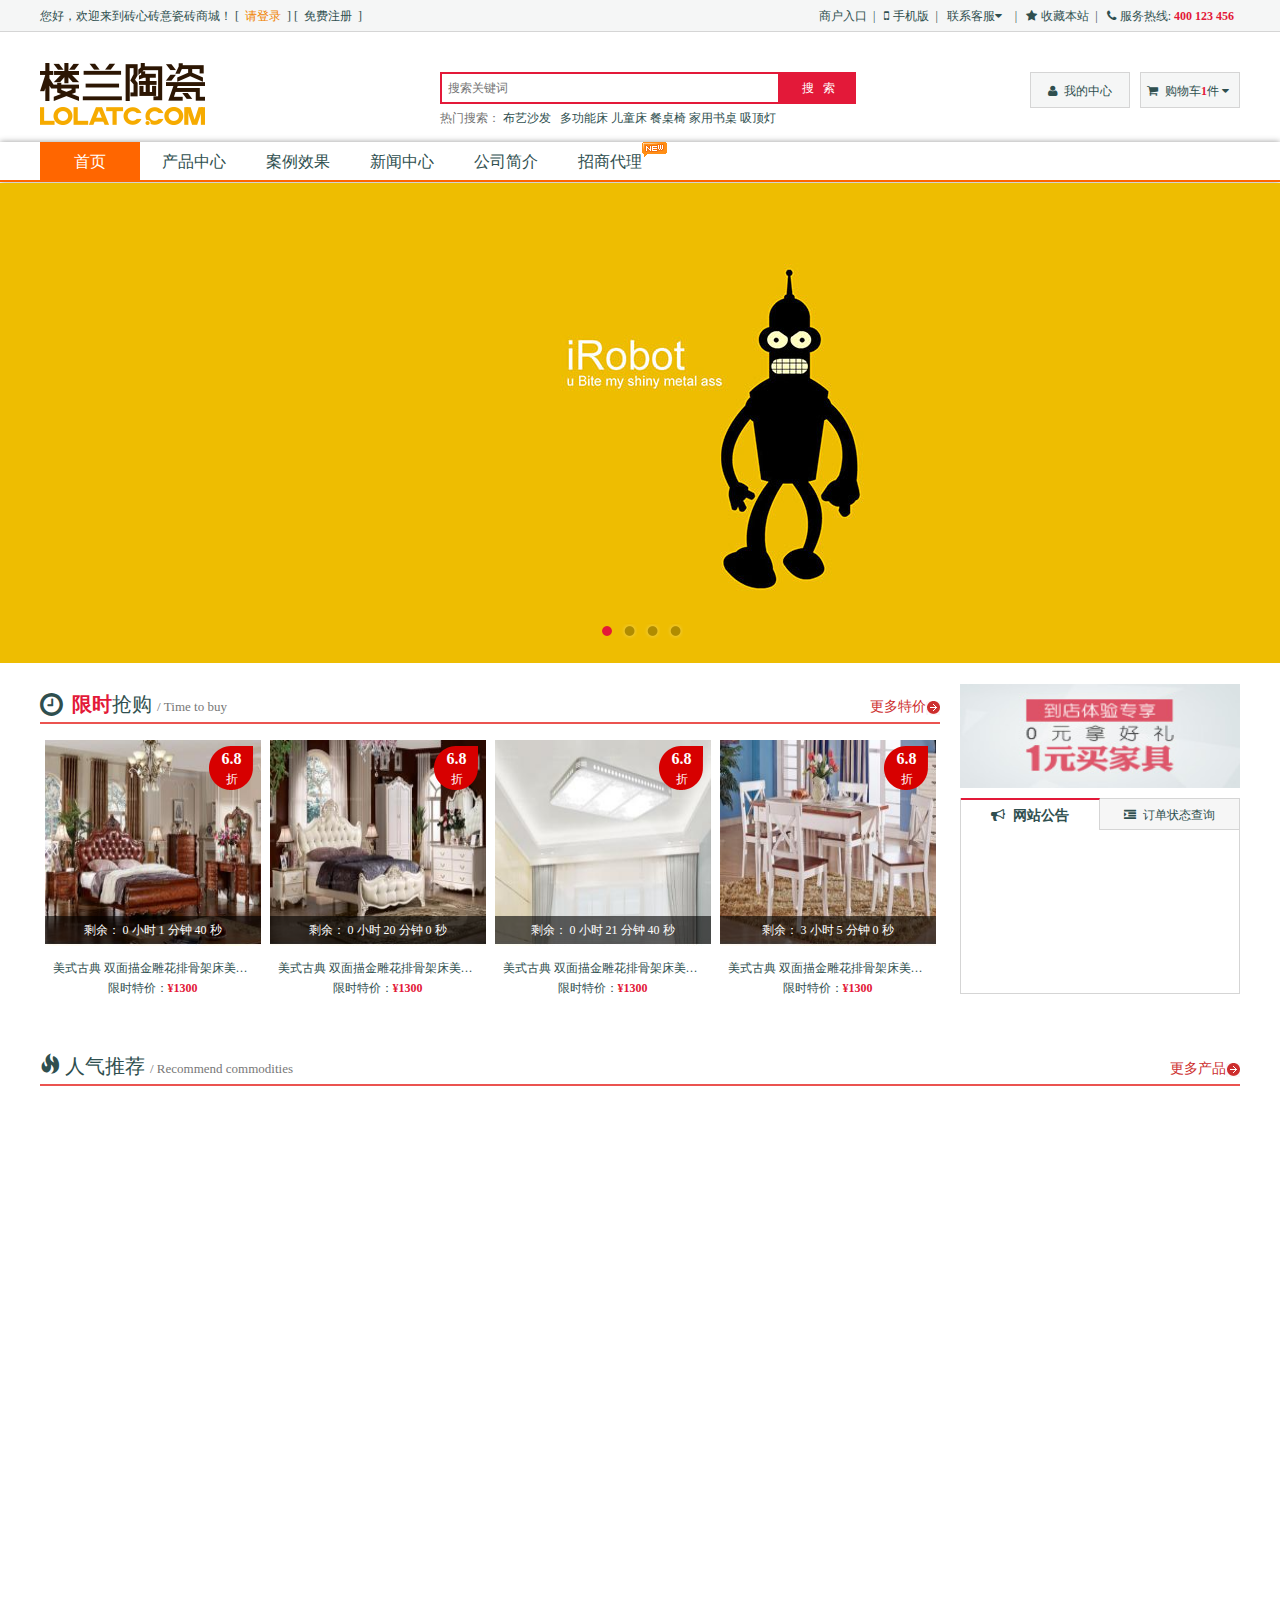
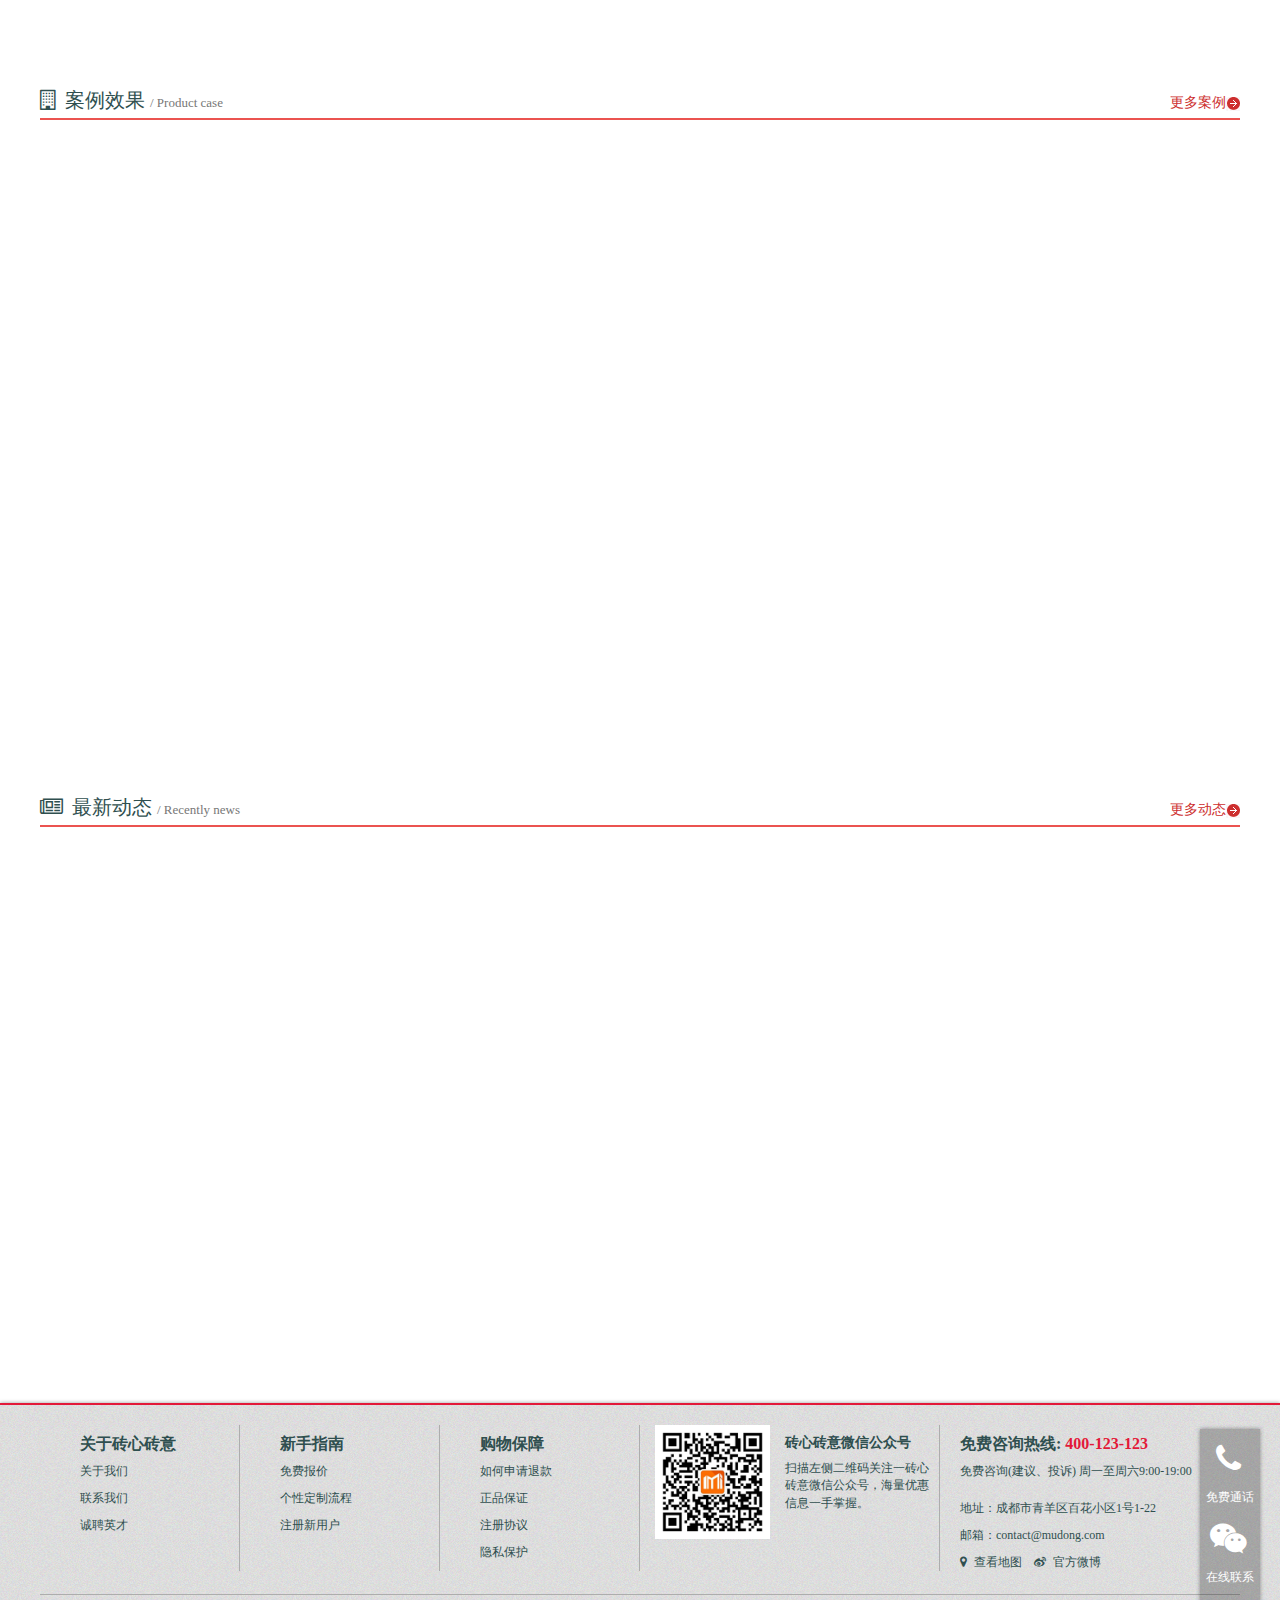
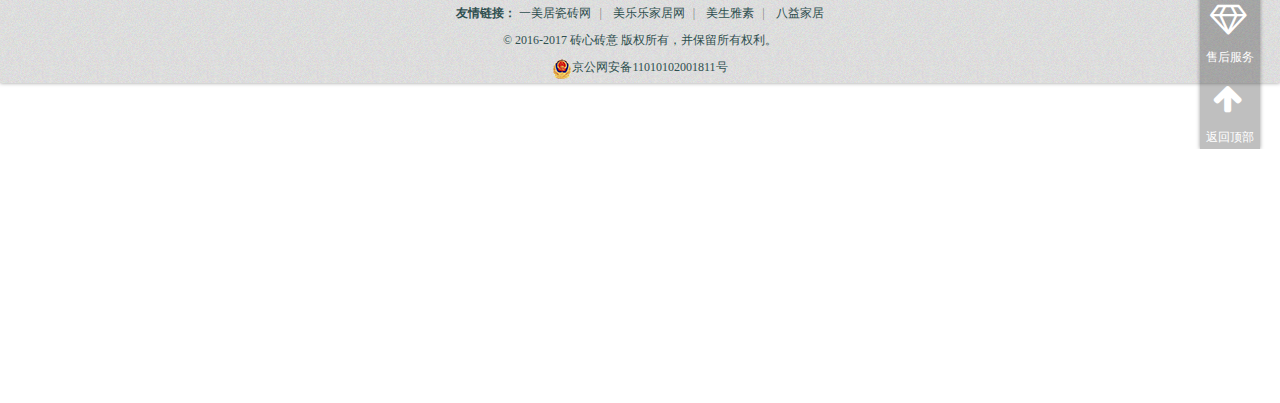
<file: index.html>
<!DOCTYPE html>
<html>
	<head>
		<meta charset="utf-8">
		<meta http-equiv="content-type" content="text/html; charset=UTF-8">
		<title>砖心砖意—线上瓷砖商城</title>
		<meta http-equiv="X-UA-Compatible" content="IE=edge,chrome=1">
		<meta name="applicable-device" content="pc,mobile">
		<meta name="keywords" content="砖心砖意——网上瓷砖商城" />
		<meta name="viewport" content="width=device-width,initial-scale=1,maximum-scale=1,user-scalable=no">
		<meta name='description' content="砖心砖意——网上瓷砖商城" />
		<meta name='author' content="母东" />   
		<link rel="icon" type="image/x-icon" href="images/icon.png" />
		<!--[if lt IE 9]>
		<script src="http://apps.bdimg.com/libs/html5shiv/r29/html5.js"></script>
		<![endif]-->
		<!--[if lt IE 9]>
		<script src="http://itbyc.com/templets/yang/js/modernizr.js"></script>
		<![endif]-->
		<link rel="stylesheet" href="css/bootstrap.min.css" />
		<link rel="stylesheet" href="css/font-awesome.min.css" />
		<!--[if IE 7]>
		<link rel="stylesheet" href="css/font-awesome-ie7.min.css">
		<![endif]-->
		<link rel="stylesheet" href="css/base.css" />
		<link rel="stylesheet" href="css/common.css" />
		<link rel="stylesheet" href="css/site-index.css" />
		<link rel="stylesheet" href="css/animate.css" />
		<link rel="stylesheet" href="css/animate-element.css" />

		<script type="text/javascript" src="js/jquery-1.11.1.min.js"></script>
		<script type="text/javascript" src="js/jquery-migrate-1.2.1.min.js"></script>
		<script type="text/javascript" src="js/bootstrap.min.js"></script>
		<script type="text/javascript" src="js/jquery.easing.1.3.js" ></script>
		<script type="text/javascript" src="js/slider.js" ></script>
		<script type="text/javascript" src="js/onscroll.js"></script>
		<script type="text/javascript" src="js/jquery.rollGallery_md.js"></script>
	</head>
	<body>
		<!--顶部信息-->
		<div class="site-top animated fadeInDown">
			<div class="site-container clearfix">
				<div class="pull-left">
					<span>您好，欢迎来到砖心砖意瓷砖商城！</span> 
					[&nbsp;&nbsp;<a href="#" class="site-top-login">请登录</a>&nbsp;&nbsp;]
					[&nbsp;&nbsp;<a href="#" class="site-top-reg">免费注册</a>&nbsp;&nbsp;]
				</div>
				<div class="pull-right site-top-right">
					<ul>
						<li>
							<a href="#">商户入口</a>|
						</li>
						<li class="app-web">
							<a href="#"><i class="fa fa-mobile" ></i>手机版</i></a>|
							<dl class="app-web-menu">
								<dd>
									<img src="images/app.jpg" title="微信"/>
								</dd>
							</dl>
						</li>
						<li class="help-center">
							<a href="#" >
								联系客服<i class="fa fa-caret-down help-icon-down"></i>
							</a>|
							<dl class="help-center-menu text-center">
								<dd>
									<a href="#">消费者客服</a>
								</dd>
								<dd>
									<a href="#">商户客服</a>
								</dd>
							</dl>
						</li>
						<li>
							<a href="#"><i class="fa fa-star"></i>收藏本站</a>|
						</li>
						<li>
							<a href="#"><i class="fa fa-phone"></i>服务热线:&nbsp;<span class="red bold">400 123 456</span></a>
						</li>
					</ul>
				</div>
			</div>
		</div>
		
		<!--头部及搜索-->  
		<div class="site-head">
			<div class="site-container head-container clearfix">
				<div class="log animated lightSpeedIn pull-left">
					<a href="index.html"><img title="砖心砖意——网上瓷砖商城" src="images/logo.png"></a>
				</div>
				<div class="search pull-left">
					<form action="" method="post" class="col-xs-12">
						<input type="text" placeholder="搜索关键词" class="search-keywords pull-left" autocomplete="off" name="keywords"/>
						<input type="submit" class="search-submit pull-left" value="搜   索">
					</form>
					<p class="help-block">热门搜索：
						<a href="#">布艺沙发</a> 
						<a href="#">多功能床</a> 
						<a href="#">儿童床</a>
						<a href="#">餐桌椅</a>
						<a href="#">家用书桌</a>
						<a href="#">吸顶灯</a>
					</p>
				</div>
				<div class="head-right pull-right">
					<div class="user-center" href="#">
						<a href="login.html"><i class="fa fa-user"></i>  我的中心</a>
					</div>
					<div class="shop-car pull-right" href="#">
						<a href="#"><i class="fa fa-shopping-cart"></i>  购物车<b class="red">1</b>件    <i class="fa fa-caret-down shop-car-icon-down"></i></a>
						
						<ul class="shop-car-ul animated fadeIn">
							<li>
								你的购物车还没有商品，快去选购商品吧！
							</li>
							<li>
								<a href="#" title="EQ88331A 全抛釉 800x800mm价格EQ88331A 全抛釉EQ88331A 全抛釉EQ88331A 全抛釉：128.00元">
									<div class="col-xs-2 padding-0" >
										<img src="images/cizhuan1.png" width="36" height="36"  />
									</div>
									<div class="col-xs-10 padding-0 shop-car-title" >
										EQ88331A 全抛釉 800x800mm价格EQ88331A 全抛釉EQ88331A 全抛釉EQ88331A 全抛釉：50.00元
									</div>
								</a>
							</li>
							<li>
								<a href="#" title="EQ88331A 全抛釉 800x800mm价格EQ88331A 全抛釉EQ88331A 全抛釉EQ88331A 全抛釉：128.00元">
									<div class="col-xs-2 padding-0" >
										<img src="images/cizhuan1.png" width="36" height="36"  />
									</div>
									<div class="col-xs-10 padding-0 shop-car-title" >
										全抛釉 800x800m：<b class="red">100.00</b>元
									</div> 
								</a>
							</li>
							<p class="shop-car-pay">
								<span>总计：<b class="red">150</b>元</span>
								<button class="btn btn-sm btn-info">立即支付</button>
							</p>
						</ul>
					</div>
				</div>
			</div>
		</div>
		
		<!--导航-->
		<div class="site-nav">
			<div class="site-container">
				<div class="nav-list-ul pull-left">
					<a href="index.html" class="nav-active">首页</a>
					<a href="product.html" >产品中心</a>
					<a href="case.html">案例效果</a>
					<a href="news.html?active_news=0">新闻中心</a>
					<a href="company.html">公司简介</a>
					<a href="agency.html">
						招商代理
						<img src="images/nav-new.gif" />
					</a>
				</div>
			</div>
		</div>
		
		<!-- 轮播广告 -->
		<div id="banner_tabs" class="flexslider">
			<ul class="slides">
				<li>
					<a title="" target="_blank" href="#">
						<img  alt="" style="background: url(images/banner1.jpg) no-repeat center;" src="images/alpha.png">
					</a>
				</li>
				<li>
					<a title="" href="#">
						<img alt="" style="background: url(images/banner2.jpg) no-repeat center;" src="images/alpha.png">
					</a>
				</li>
				<li>
					<a title="" href="#">
						<img  alt="" style="background: url(images/banner3.jpg) no-repeat center;" src="images/alpha.png">
					</a>
				</li>
				<li>
					<a title="" href="#">
						<img alt="" style="background: url(images/banner4.jpg) no-repeat center;" src="images/alpha.png">
					</a>
				</li>
			</ul>
			<ul class="flex-direction-nav">
				<li><a class="flex-prev" href="javascript:;" title="上一个">上一个</a></li>
				<li><a class="flex-next" href="javascript:;" title="下一个">下一个</a></li>
			</ul>
			<ol id="bannerCtrl" class="flex-control-nav flex-control-paging">
				<li class="active"><a >1</a></li>
				<li><a>2</a></li>
				<li><a>3</a></li>
				<li><a>4</a></li>
			</ol>
		</div>
		
		<!--限时特价-->
		<div class="site-sale">
			<div class="site-container clearfix sale">
				<div class="sale-left col-xs-9 padding-0">
					<h2 class="page-list-header animated lightSpeedIn">
						<p class=""><i class="fa fa-lg fa-clock-o"></i>   <strong class="red">限时</strong>抢购  <small>/ Time to buy</small></p>
						<p class="show-more"><a href="#">更多特价<span></span></a></p>
					</h2>
					<ul class="sale-list clearfix">
						<li class="animate-element left-to-right col-xs-3">
							<dl>
								<dd>
									<a href="goods.html" class="sale-shop-img">
										<img src="images/shop1.jpg" title="美式古典 双面描金雕花排骨架床美式古典 双面描金雕花排骨架床" width="216" height="206"  />
										<span>
											<strong>6.8</strong>
											<br />
											折
										</span>
										<div class="sale-shop-time" ><img src="images/time-sm.png" />剩余时间：19  时  20  分 50 秒 </div>
									</a>
								</dd>
								<dd>
									<p><a class="sale-shop-title" href="#" title="美式古典 双面描金雕花排骨架床美式古典 双面描金雕花排骨架床">美式古典 双面描金雕花排骨架床美式古典 双面描金雕花排骨架床</a></p>
								</dd>
								<dd>
									<p>限时特价：<strong ><a href="#" class="red">¥1300</a></strong></p>
								</dd>
							</dl>
						</li>
						<li class="animate-element left-to-right col-xs-3">
							<dl>
								<dd>
									<a href="goods.html" class="sale-shop-img">
										<img src="images/shop2.jpg" title="美式古典 双面描金雕花排骨架床美式古典 双面描金雕花排骨架床" width="216" height="206"  />
										<span>
											<strong>6.8</strong>
											<br />
											折
										</span>
										<div class="sale-shop-time" ><img src="images/time-sm.png" />剩余时间：19  时  20  分 50 秒 </div>
									</a>
								</dd>
								<dd>
									<p><a class="sale-shop-title" href="#" title="美式古典 双面描金雕花排骨架床美式古典 双面描金雕花排骨架床">美式古典 双面描金雕花排骨架床美式古典 双面描金雕花排骨架床</a></p>
								</dd>
								<dd>
									<p>限时特价：<strong ><a href="#" class="red">¥1300</a></strong></p>
								</dd>
							</dl>
						</li>
						<li class="animate-element left-to-right col-xs-3">
							<dl>
								<dd>
									<a href="goods.html" class="sale-shop-img">
										<img src="images/shop3.jpg" title="美式古典 双面描金雕花排骨架床美式古典 双面描金雕花排骨架床" width="216" height="206"  />
										<span>
											<strong>6.8</strong>
											<br />
											折
										</span>
										<div class="sale-shop-time" ><img src="images/time-sm.png" />剩余时间：19  时  20  分 50 秒 </div>
									</a>
								</dd>
								<dd>
									<p><a class="sale-shop-title" href="#" title="美式古典 双面描金雕花排骨架床美式古典 双面描金雕花排骨架床">美式古典 双面描金雕花排骨架床美式古典 双面描金雕花排骨架床</a></p>
								</dd>
								<dd>
									<p>限时特价：<strong ><a href="#" class="red">¥1300</a></strong></p>
								</dd>
							</dl>
						</li>
						<li class="animate-element left-to-right col-xs-3">
							<dl>
								<dd>
									<a href="goods.html" class="sale-shop-img">
										<img src="images/shop4.jpg" title="美式古典 双面描金雕花排骨架床美式古典 双面描金雕花排骨架床" width="216" height="206"  />
										<span>
											<strong>6.8</strong>
											<br />
											折
										</span>
										<div class="sale-shop-time" ><img src="images/time-sm.png" />剩余时间：19  时  20  分 50 秒 </div>
									</a>
								</dd>
								<dd>
									<p><a class="sale-shop-title" href="#" title="美式古典 双面描金雕花排骨架床美式古典 双面描金雕花排骨架床">美式古典 双面描金雕花排骨架床美式古典 双面描金雕花排骨架床</a></p>
								</dd>
								<dd>
									<p>限时特价：<strong ><a href="#" class="red">¥1300</a></strong></p>
								</dd>
							</dl>
						</li>
						
						<script type="text/javascript">
							/*这个脚本是特价商品的剩余时间，expire_time_list表示商品到期时间对象，
							 * 这里只是方便直接用了固定时间，实际应用时要将字符串的时间转化成时间对象，示例代码：
							 * var str ='2012-08-12 23:13:15';
							 * str = str.replace(/-/g,"/");
							 * var date = new Date(str);
							 * 列表的每个元素一一对应每个商品。
							*/
							var expire_time_list = [new Date((new Date()).getTime() + 100000), new Date((new Date()).getTime() + 1200000), 
												  new Date((new Date()).getTime() + 1300000), new Date((new Date()).getTime() + 11100000)];
						
							function get_time(){
								$.each($('.sale-shop-time'), function(index, item){
									var shop_expire_time = expire_time_list[index];
									var surplus_time = shop_expire_time.getTime()-(new Date()).getTime();
									surplus_time = surplus_time < 0 ? 0 : surplus_time;
									//------------------------------  
  
								    //计算出相差天数  
								    var days=Math.floor(surplus_time/(24*3600*1000))  
								    //计算出小时数  
								    var leave1=surplus_time%(24*3600*1000)    //计算天数后剩余的毫秒数  
								    var hours=Math.floor(leave1/(3600*1000))  
								    //计算相差分钟数  
								    var leave2=leave1%(3600*1000)        //计算小时数后剩余的毫秒数  
								    var minutes=Math.floor(leave2/(60*1000))  
								    //计算相差秒数  
								    var leave3=leave2%(60*1000)      //计算分钟数后剩余的毫秒数  
								    var seconds=Math.round(leave3/1000)  
									
									var time_formate_str = "剩余： ";
									if (days > 0){time_formate_str += days+" 天 ";}
									time_formate_str += hours+" 小时 "+minutes+" 分钟 "+seconds+" 秒"
									$(item).text(time_formate_str);
								})
							
						    }
						    get_time();
						    var timer = setInterval(get_time, 1000);
						</script>
					</ul>
				</div>
				<div class="sale-right col-xs-3 padding-0">
					<p class="sale-ad">
						<a href="#" class="animated bounce"><img  src="images/ad_sm.jpg" title="好礼相送" width="100%" height="104" /></a>
					</p>
					<div class="notice clearfix">
						<ul>
							<li class="notice-list-0">
								<p class="notice-head notice-head-active" id="notice-head-0"/>
									<i class="fa fa-bullhorn"></i>  网站公告
								</p>
								<div class="notice-body animate-element scale-up" id="notice-body-0">
									<p class="notice-content-info">
										<a href="#">第266家体验馆花落牡丹江！</a>
										<a href="#">中原大地再迎新馆！美乐乐第265！</a>
										<a href="#">美乐乐第262家体验馆空降古都许！</a>
									</p>
								</div>
							</li>
							<li class="notice-list-1">
								<p class="notice-head" id="notice-head-1"/>
									<i class="fa fa-indent"></i>  订单状态查询
								</p>
								<div class="notice-body animate-element scale-up off" id="notice-body-1">
									<form action="" method="post">
										<input type="text" placeholder="请输入订单号" class="form-control input-sm"/>
										<button class="btn btn-sm btn-info">查询</button>
									</form>
									<p>
										<a href="#">登录</a>进入<a href="#">订单中心</a>查询
									</p>
								</div>
							</li>
						</ul>
					</div>
				</div>
			</div>
		</div>
		
		<!--人气推荐-->
		<div class="site-sale">
			<div class="site-container clearfix sale">
				<div class="sale-left col-xs-12 padding-0">
					<h2 class="page-list-header animated lightSpeedIn">
						<p class="">
							<i class="glyphicon glyphicon-fire"></i>  
							人气推荐 
							<small>/ Recommend commodities</small>	
						</p>
						<p class="show-more"><a href="#">更多产品<span></span></a></p>
					</h2>
					<ul class="sale-list clearfix">
						<li class="animate-element left-to-right col-xs-3">
							<dl>
								<dd>
									<a href="goods.html" class="sale-shop-img recommend_img_width">
										<img src="images/rshop1.png" title="美式古典 双面描金雕花排骨架床美式古典 双面描金雕花排骨架床" width="270" height="206"  />
										
									</a>
								</dd>
								<dd>
									<p><a class="sale-shop-title" href="#" title="美式古典 双面描金雕花排骨架床美式古典 双面描金雕花排骨架床">美式古典 双面描金雕花排骨架床美式古典 双面描金雕花排骨架床</a></p>
								</dd>
								<dd>
									<p>本站优惠价：<strong ><a href="#" class="red">¥1300</a></strong></p>
								</dd>
							</dl>
						</li>
						<li class="animate-element left-to-right col-xs-3">
							<dl>
								<dd>
									<a href="goods.html" class="sale-shop-img recommend_img_width">
										<img src="images/rshop2.png" title="美式古典 双面描金雕花排骨架床美式古典 双面描金雕花排骨架床" width="270" height="206"  />
										
									</a>
								</dd>
								<dd>
									<p><a class="sale-shop-title" href="#" title="美式古典 双面描金雕花排骨架床美式古典 双面描金雕花排骨架床">美式古典 双面描金雕花排骨架床美式古典 双面描金雕花排骨架床</a></p>
								</dd>
								<dd>
									<p>本站优惠价：<strong ><a href="#" class="red">¥1300</a></strong></p>
								</dd>
							</dl>
						</li>
						<li class="animate-element left-to-right col-xs-3">
							<dl>
								<dd>
									<a href="goods.html" class="sale-shop-img recommend_img_width">
										<img src="images/shop1.jpg" title="美式古典 双面描金雕花排骨架床美式古典 双面描金雕花排骨架床" width="270" height="206"  />
										
									</a>
								</dd>
								<dd>
									<p><a class="sale-shop-title" href="#" title="美式古典 双面描金雕花排骨架床美式古典 双面描金雕花排骨架床">美式古典 双面描金雕花排骨架床美式古典 双面描金雕花排骨架床</a></p>
								</dd>
								<dd>
									<p>本站优惠价：<strong ><a href="#" class="red">¥1300</a></strong></p>
								</dd>
							</dl>
						</li>
						<li class="animate-element left-to-right col-xs-3">
							<dl>
								<dd>
									<a href="goods.html" class="sale-shop-img recommend_img_width">
										<img src="images/shop2.jpg" title="美式古典 双面描金雕花排骨架床美式古典 双面描金雕花排骨架床" width="270" height="206"  />
										
									</a>
								</dd>
								<dd>
									<p><a class="sale-shop-title" href="#" title="美式古典 双面描金雕花排骨架床美式古典 双面描金雕花排骨架床">美式古典 双面描金雕花排骨架床美式古典 双面描金雕花排骨架床</a></p>
								</dd>
								<dd>
									<p>本站优惠价：<strong ><a href="#" class="red">¥1300</a></strong></p>
								</dd>
							</dl>
						</li>
						<li class="animate-element left-to-right col-xs-3">
							<dl>
								<dd>
									<a href="goods.html" class="sale-shop-img recommend_img_width">
										<img src="images/shop2.jpg" title="美式古典 双面描金雕花排骨架床美式古典 双面描金雕花排骨架床" width="270" height="206"  />
										
									</a>
								</dd>
								<dd>
									<p><a class="sale-shop-title" href="#" title="美式古典 双面描金雕花排骨架床美式古典 双面描金雕花排骨架床">美式古典 双面描金雕花排骨架床美式古典 双面描金雕花排骨架床</a></p>
								</dd>
								<dd>
									<p>本站优惠价：<strong ><a href="#" class="red">¥1300</a></strong></p>
								</dd>
							</dl>
						</li>
						<li class="animate-element left-to-right col-xs-3">
							<dl>
								<dd>
									<a href="goods.html" class="sale-shop-img recommend_img_width">
										<img src="images/shop3.jpg" title="美式古典 双面描金雕花排骨架床美式古典 双面描金雕花排骨架床" width="270" height="206"  />
										
									</a>
								</dd>
								<dd>
									<p><a class="sale-shop-title" href="#" title="美式古典 双面描金雕花排骨架床美式古典 双面描金雕花排骨架床">美式古典 双面描金雕花排骨架床美式古典 双面描金雕花排骨架床</a></p>
								</dd>
								<dd>
									<p>本站优惠价：<strong ><a href="#" class="red">¥1300</a></strong></p>
								</dd>
							</dl>
						</li>
						<li class="animate-element left-to-right col-xs-3">
							<dl>
								<dd>
									<a href="goods.html" class="sale-shop-img recommend_img_width">
										<img src="images/rshop3.png" title="美式古典 双面描金雕花排骨架床美式古典 双面描金雕花排骨架床" width="270" height="206"  />
										
									</a>
								</dd>
								<dd>
									<p><a class="sale-shop-title" href="#" title="美式古典 双面描金雕花排骨架床美式古典 双面描金雕花排骨架床">美式古典 双面描金雕花排骨架床美式古典 双面描金雕花排骨架床</a></p>
								</dd>
								<dd>
									<p>本站优惠价：<strong ><a href="#" class="red">¥1300</a></strong></p>
								</dd>
							</dl>
						</li>
						<li class="animate-element left-to-right col-xs-3">
							<dl>
								<dd>
									<a href="goods.html" class="sale-shop-img recommend_img_width">
										<img src="images/rshop4.png" title="美式古典 双面描金雕花排骨架床美式古典 双面描金雕花排骨架床" width="270" height="206"  />
										
									</a>
								</dd>
								<dd>
									<p><a class="sale-shop-title" href="#" title="美式古典 双面描金雕花排骨架床美式古典 双面描金雕花排骨架床">美式古典 双面描金雕花排骨架床美式古典 双面描金雕花排骨架床</a></p>
								</dd>
								<dd>
									<p>本站优惠价：<strong ><a href="#" class="red">¥1300</a></strong></p>
								</dd>
							</dl>
						</li>
						
					</ul>
				</div>
			
			</div>
		</div>
		
		<!--案例效果-->
		<div class="site-product">
			<div class="site-container clearfix product">
				<div class="col-xs-12 padding-0">
					<h2 class="page-list-header animated lightSpeedIn">
						<p class="">
							<i class="fa fa-building-o"></i>  
							 案例效果
							<small>/ Product case</small>	
						</p>
						<p class="show-more"><a href="#">更多案例<span></span></a></p>
					</h2>
				</div>
				<!--案例上面部分-->
				<div class="col-xs-12 padding-0 margin-top-16">
					<!--按钮左边部分-->
					<div class="col-xs-3 padding-0 animate-element scale-up">
						<div class="col-xs-12 product-md">
							<a href="case-detail.html" title="新自然营造舒适空间风格效果赏析">
								<img src="images/product1.jpg"  class="img-responsive" width="300"/>
								<p><span class="text-overflow-ellipsis">新自然营造舒适空间风格效果赏析新自然营造舒适空间风格效果赏析</span></p>
							</a>
						</div>
						<div class="col-xs-12 product-md margin-top-22">
							<a href="case-detail.html" title="自然风精自装效果">
								<img src="images/product2.jpg"  class="img-responsive" width="300"/>
								<p><span class="text-overflow-ellipsis">自然风精自装效果</span></p>
							</a>
						</div>
					</div>
					<!--案例中间部分-->
					<div class="col-xs-6 padding-0 animate-element scale-up">
						<div class="col-xs-12 product-md">
							<a href="case-detail.html" title="新自然营造舒适空间风格效果赏析">
								<img src="images/product_main.jpg"  class="img-responsive" width="580"/>
								<p><span class="text-overflow-ellipsis">白领最爱的随意时尚现代风格</span></p>
							</a>
						</div>
					</div>
					<!--案例右边部分-->
					<div class="col-xs-3 padding-0 animate-element scale-up">
						<div class="col-xs-12 product-md ">
							<a href="case-detail.html" title="新自然营造舒适空间风格效果赏析">
								<img src="images/product3.jpg"  class="img-responsive" width="300"/>
								<p><span class="text-overflow-ellipsis">新自然营造舒适空间风格效果赏析新自然营造舒适空间风格效果赏析</span></p>
							</a>
						</div>
						<div class="col-xs-12 product-md margin-top-22">
							<a href="case-detail.html" title="自然风精自装效果">
								<img src="images/product4.jpg"  class="img-responsive" width="300"/>
								<p><span class="text-overflow-ellipsis">自然风精自装效果</span></p>
							</a>
						</div>
					</div>
				</div>
				<!--案例下边部分-->
				<div class="col-xs-12 padding-0 margin-top-10 ">
					<ul > 
						<li class="col-xs-3 padding-0 animate-element left-to-right">
							<div class="col-xs-12 product-md ">
								<a href="case-detail.html" title="新自然营造舒适空间风格效果赏析">
									<img src="images/product_xd.jpg"  class="img-responsive" width="300" />
									<p><span class="text-overflow-ellipsis">现代</span></p>
								</a>
							</div>
						</li>
						<li class="col-xs-3 padding-0">
							<div class="col-xs-12 product-md animate-element left-to-right">
								<a href="#" title="新自然营造舒适空间风格效果赏析">
									<img src="images/product_jy.jpg"  class="img-responsive" width="300"/>
									<p><span class="text-overflow-ellipsis">简约</span></p>
								</a>
							</div>
						</li>
						<li class="col-xs-3 padding-0">
							<div class="col-xs-12 product-md animate-element left-to-right">
								<a href="case-detail.html" title="新自然营造舒适空间风格效果赏析">
									<img src="images/product_zs.jpg"  class="img-responsive" width="300"/>
									<p><span class="text-overflow-ellipsis">中式</span></p>
								</a>
							</div>
						</li>
						<li class="col-xs-3 padding-0">
							<div class="col-xs-12 product-md animate-element left-to-right">
								<a href="case-detail.html" title="新自然营造舒适空间风格效果赏析">
									<img src="images/product_os.jpg"  class="img-responsive" width="300"/>
									<p><span class="text-overflow-ellipsis">欧式</span></p>
								</a>
							</div>
						</li>
					</ul>
				</div>
			</div>
		</div>
		
		<!--新品发布/新闻中心-->
		<div class="site-news">
			<div class="site-container clearfix news">
				<div class="col-xs-12 padding-0">
					<h2 class="page-list-header animated lightSpeedIn">
						<p class="">
							<i class="fa fa-newspaper-o"></i>  
							 最新动态
							<small>/ Recently news</small>	
						</p>
						<p class="show-more"><a href="#">更多动态<span></span></a></p>
					</h2>
				</div>
				<div class="col-xs-12 margin-top-16">
					<div class="col-xs-6 new-product padding-0 animate-element left-to-right">
						<h4>
							<strong>新品发布</strong>
						</h4>
						<ul class="new-product-list clearfix" >
							<li >
								<div class="col-xs-4">
									<a href="#" target="_blank" title="单身女汉子独爱kitty猫儿，单身族居家必备神器！">
										<img src="images/new-product-1.jpg" class="img-responsive" width="180"/>
										<p class="text-center text-overflow-ellipsis">单身女汉子独爱kitty猫儿，单身族居家必备神器！身女汉子独爱kitty猫儿，单身族居家必备神器！身女汉子独爱kitty猫儿，单身族居家必备神器！
										单身女汉子独爱kitty猫儿，单身族居家必备神器！身女汉子独爱kitty猫儿，单身族居家必备神器！身女汉子独爱kitty猫儿，单身族居家必备神器！</p>
										<p class="text-center">本站优惠价:<strong class="red">¥600.00</strong></p>
									</a>
								</div>
								<div class="col-xs-4">
									<a href="#" target="_blank" title="单身女汉子独爱kitty猫儿，单身族居家必备神器！">
										<img src="images/new-product-2.jpg" class="img-responsive" width="180"/>
										<p class="text-center text-overflow-ellipsis">单身女aaa汉子</p>
										<p class="text-center">本站优惠价:<strong class="red">¥800.00</strong></p>
									</a>
								</div>
								<div class="col-xs-4">
									<a href="#" target="_blank" title="单身女汉子独爱kitty猫儿，单身族居家必备神器！">
										<img src="images/new-product-3.jpg" class="img-responsive" width="180"/>
										<p class="text-center text-overflow-ellipsis">单身女汉子独爱kitty猫儿，单身族居家必备神器！</p>
										<p class="text-center">本站优惠价:<strong class="red">¥400.00</strong></p>
									</a>
								</div>
							</li>
							<li >
								<div class="col-xs-4">
									<a href="#" target="_blank" title="单身女汉子独爱kitty猫儿，单身族居家必备神器！">
										<img src="images/new-product-4.jpg" class="img-responsive" width="180" />
										<p class="text-center text-overflow-ellipsis">单身女汉子独爱kitty猫儿，单身族居家必备神器！身女汉子独爱kitty猫儿，单身族居家必备神器！身女汉子独爱kitty猫儿，单身族居家必备神器！
										单身女汉子独爱kitty猫儿，单身族居家必备神器！身女汉子独爱kitty猫儿，单身族居家必备神器！身女汉子独爱kitty猫儿，单身族居家必备神器！</p>
										<p class="text-center">本站优惠价:<strong class="red">¥600.00</strong></p>
									</a>
								</div>
								<div class="col-xs-4">
									<a href="#" target="_blank" title="单身女汉子独爱kitty猫儿，单身族居家必备神器！">
										<img src="images/new-product-5.jpg" class="img-responsive" width="180"/>
										<p class="text-center text-overflow-ellipsis">单身女aaa汉子</p>
										<p class="text-center">本站优惠价:<strong class="red">¥800.00</strong></p>
									</a>
								</div>
								
							</li>
							
						</ul>
						<div class="new-product-pre"></div>
						<div class="new-product-next"></div>	
						<script type="text/javascript">
							$(".new-product-list").rollGallery({
								direction:"left",
								speed:3000,
								showNum:1,
								preSel:'.new-product-pre',
								nextSel:'.new-product-next'
							});
						</script>
					</div>
					<div class="col-xs-6 new-message padding-0 animate-element left-to-right">
						<h4 class="col-xs-12">
							<strong>行业动态</strong>
						</h4>
						<div class="col-xs-12 new-message-content">
							<ul class="new-message-list">
								<li title="台当局拟月发万元鼓励高中生晚上大学 遭批疯了" class="clearfix">
									<div class="col-xs-2 padding-0">
										<a href="#" class="new-message-img">
											<img title="台当局拟月发万元鼓励高中生晚上大学 遭批疯了" src="images/news-1.jpg" class="img-responsive img-circle pull-left"/>
										</a>
									</div>
									<div class="col-xs-10 padding-0 text-overflow-ellipsis">
										<a href=""  class="new-message-title text-overflow-ellipsis">
											台当局拟月发万元鼓励高中生晚上大学 遭批"疯了"台当局拟月发万元鼓励高中生晚上大学 遭批"疯了"台当局拟月发万元鼓励高中生晚上大学 遭批"疯了"
											台当局拟月发万元鼓励高中生晚上大学 遭批"疯了"台当局拟月发万元鼓励高中生晚上大学 遭批"疯了"
										</a>
									</div>
								</li>
								<li title="台当局拟月发万元鼓励高中生晚上大学 遭批疯了" class="clearfix">
									<div class="col-xs-2 padding-0">
										<a href="#" class="new-message-img">
											<img title="台当局拟月发万元鼓励高中生晚上大学 遭批疯了" src="images/news-1.jpg" class="img-responsive img-circle pull-left"/>
										</a>
									</div>
									<div class="col-xs-10 padding-0 text-overflow-ellipsis">
										<a href=""  class="new-message-title text-overflow-ellipsis">
											台当局拟月发万元鼓励高中生晚上大学 1
										</a>
									</div>
								</li>
								<li title="台当局拟月发万元鼓励高中生晚上大学 遭批疯了" class="clearfix">
									<div class="col-xs-2 padding-0">
										<a href="#" class="new-message-img">
											<img title="台当局拟月发万元鼓励高中生晚上大学 遭批疯了" src="images/news-1.jpg" class="img-responsive img-circle pull-left"/>
										</a>
									</div>
									<div class="col-xs-10 padding-0 text-overflow-ellipsis">
										<a href=""  class="new-message-title text-overflow-ellipsis">
											台当局拟月发万元鼓励高中生晚上大学 2
										</a>
									</div>
								</li>
								<li title="台当局拟月发万元鼓励高中生晚上大学 遭批疯了" class="clearfix">
									<div class="col-xs-2 padding-0">
										<a href="#" class="new-message-img">
											<img title="台当局拟月发万元鼓励高中生晚上大学 遭批疯了" src="images/news-1.jpg" class="img-responsive img-circle pull-left"/>
										</a>
									</div>
									<div class="col-xs-10 padding-0 text-overflow-ellipsis">
										<a href=""  class="new-message-title text-overflow-ellipsis">
											台当局拟月发万元鼓励高中生晚上大学 3
										</a>
									</div>
								</li>
								<li title="台当局拟月发万元鼓励高中生晚上大学 遭批疯了" class="clearfix">
									<div class="col-xs-2 padding-0">
										<a href="#" class="new-message-img">
											<img title="台当局拟月发万元鼓励高中生晚上大学 遭批疯了" src="images/news-1.jpg" class="img-responsive img-circle pull-left"/>
										</a>
									</div>
									<div class="col-xs-10 padding-0 text-overflow-ellipsis">
										<a href=""  class="new-message-title text-overflow-ellipsis">
											台当局拟月发万元鼓励高中生晚上大学 遭批"疯了"台当局拟月发万元鼓励高中生晚上大学 遭批"疯了"台当局拟月发万元鼓励高中生晚上大学 遭批"疯了"
											台当局拟月发万元鼓励高中生晚上大学 遭批"疯了"台当局拟月发万元鼓励高中生晚上大学 遭批"疯了"
										</a>
									</div>
								</li>
								<li title="台当局拟月发万元鼓励高中生晚上大学 遭批疯了" class="clearfix">
									<div class="col-xs-2 padding-0">
										<a href="#" class="new-message-img">
											<img title="台当局拟月发万元鼓励高中生晚上大学 遭批疯了" src="images/news-1.jpg" class="img-responsive img-circle pull-left"/>
										</a>
									</div>
									<div class="col-xs-10 padding-0 text-overflow-ellipsis">
										<a href=""  class="new-message-title text-overflow-ellipsis">
											台当局拟月发万元鼓励高中生晚上大学 4
										</a>
									</div>
								</li>
								
							</ul>
						</div>
						<script type="text/javascript">
							$(".new-message-list").rollGallery({
								direction:"top",
								speed:3000,
								showNum:1
							});
						</script>
					</div>
				</div>
			</div>
		</div>
		
		<!--专属服务-->
		<div class="site-service">
			<div class="site-container clearfix">
				<ul class="service-list">
					<li class="col-xs-3 padding-0 animate-element scale-up">
						<div class="service">
							<span class="serice-img"><i class="fa fa-rmb red"></i></span>
							<h4 class="text-center">价格优惠</h4>
							<p class="help-block text-center">全网提供的所有瓷砖价格均低于市面价格。</p>
						</div>
					</li>
					<li class="col-xs-3 padding-0 animate-element scale-up">
						<div class="service">
							<span class="serice-img"><i class="fa fa-gavel red"></i></span>
							<h4 class="text-center">质量保证</h4>
							<p class="help-block text-center">砖心砖意网承诺提供的瓷砖全部为正品，质量保障。</p>
						</div>
					</li>
					<li class="col-xs-3 padding-0 animate-element scale-up">
						<div class="service">
							<span class="serice-img"><i class="fa fa-black-tie red"></i></span>
							<h4 class="text-center">服务保障</h4>
							<p class="help-block text-center">砖心砖意网提供优质的售前和售后服务，让你购“砖”无忧</p>
						</div>
					</li>
					<li class="col-xs-3 padding-0 animate-element scale-up">
						<div class="service">
							<span class="serice-img"><i class="fa fa-truck red"></i></span>
							<h4 class="text-center">免费配送上门</h4>
							<p class="help-block text-center">户主足不出户，砖心砖意网就把瓷砖送货上门，包上楼</p>
						</div>
					</li>
				</ul>
			</div>
		</div>
		<!--网页底部-->
		<div class="site-footer">
			<div class="site-container">
				<ul class="footer clearfix">
					<li class="col-xs-2">
						<div class="footer-about">
							<div>
								<h3>关于砖心砖意</h3>
								<p><a href="#">关于我们</a></p>
								<p><a href="#">联系我们</a></p>
								<p><a href="#">诚聘英才</a></p>
							</div>
						</div>
					</li>
					<li class="col-xs-2">
						<div class="footer-about">
							<div>
								<h3>新手指南</h3>
								<p><a href="#">免费报价</a></p>
								<p><a href="#">个性定制流程</a></p>
								<p><a href="#">注册新用户</a></p>
							</div>
						</div>
					</li>
					<li class="col-xs-2">
						<div class="footer-about">
							<div>
								<h3>购物保障</h3>
								<p><a href="#">如何申请退款</a></p>
								<p><a href="#">正品保证</a></p>
								<p><a href="#">注册协议</a></p>
								<p><a href="#">隐私保护</a></p>
							</div>
						</div>
					</li>
					<li class="col-xs-3">
						<div class="footer-weixin">
							<div class="col-xs-6">
								<img src="images/weixin.jpg" width="132" height="132" class="img-responsive" />
							</div>
							<div class="col-xs-6 padding-0">
								<h4><strong>砖心砖意微信公众号</strong></h4>
								<p>
									扫描左侧二维码关注一砖心砖意微信公众号，海量优惠信息一手掌握。
								</p>
							</div>
						</div>
					</li>
					<li class="col-xs-3">
						<div class="footer-contact">
							<div>
								<h3 title="电话">免费咨询热线:  <strong class="red">400-123-123</strong></h3>
								<address>
									免费咨询(建议、投诉)   周一至周六9:00-19:00
								</address>
								<p>地址：成都市青羊区百花小区1号1-22</p>
								<p>邮箱：<a href="mailto:#">contact@mudong.com</a></p>
								<p>
									<a href="#" title="地图"><i class="fa fa-map-marker"></i>   查看地图</a>&nbsp;&nbsp;&nbsp;
									<a href="#" title="微博"><i class="fa fa-weibo"></i>   官方微博</a>
								</p>
							</div>
						</div>
					</li>
					
				</ul>
				<p class="footer-friendlink text-center">
						<strong>友情链接：</strong>
						<a href="#">一美居瓷砖网</a><em>|</em>
						<a href="#">美乐乐家居网</a><em>|</em>
						<a href="#">美生雅素</a><em>|</em>
						<a href="#">八益家居</a>
					</p>
				<p class="text-center">
					© 2016-2017  砖心砖意 版权所有，并保留所有权利。
					<!--cnzz统计-->
					<script type="text/javascript">var cnzz_protocol = (("https:" == document.location.protocol) ? " https://" : " http://");document.write(unescape("%3Cspan id='cnzz_stat_icon_1260570491'%3E%3C/span%3E%3Cscript src='" + cnzz_protocol + "s95.cnzz.com/z_stat.php%3Fid%3D1260570491%26show%3Dpic' type='text/javascript'%3E%3C/script%3E"));</script>
				</p>
				<p class="text-center">
					<a href="#"><img src="images/beian.png" />京公网安备11010102001811号</a>
				</p>
			</div>
		</div>
		
		<!--侧边栏-->
		<div class="floatfile">
			<a href="#" title="免费通话">
				<span><i class="fa fa-phone"></i></span>
				<p>免费通话</p>
				<div class="free-phone animated fadeIn">
					<input type="text" class="form-control input-sm" placeholder="请输入您的电话" />
					<input class="btn btn-sm btn-info" value="立即通话" type="button">
				</div>
			</a>
			<a href="#" title="在线联系">
				<span><i class="fa fa-wechat"></i></span>
				<p>在线联系</p>
			</a>
			<a href="#" title="售后服务">
				<span><i class="fa fa-diamond"></i></span>
				<p>售后服务</p>
			</a>
			<a href="#" title="返回顶部">
				<span><i class="fa fa-arrow-up"></i></span>
				<p>返回顶部</p>
			</a>
		</div>
		<!--底部js脚本-->
		<script type="text/javascript" src="js/md-js.js"></script>
		
		<!--百度分享代码-->	
		<script>window._bd_share_config={"common":{"bdSnsKey":{},"bdText":"","bdMini":"2","bdMiniList":false,"bdPic":"","bdStyle":"0","bdSize":"16"},"slide":{"type":"slide","bdImg":"4","bdPos":"left","bdTop":"100"},"selectShare":{"bdContainerClass":null,"bdSelectMiniList":["qzone","tsina","tqq","renren","weixin"]}};with(document)0[(getElementsByTagName('head')[0]||body).appendChild(createElement('script')).src='http://bdimg.share.baidu.com/static/api/js/share.js?v=89860593.js?cdnversion='+~(-new Date()/36e5)];</script>
	</body>
</html>
</file>
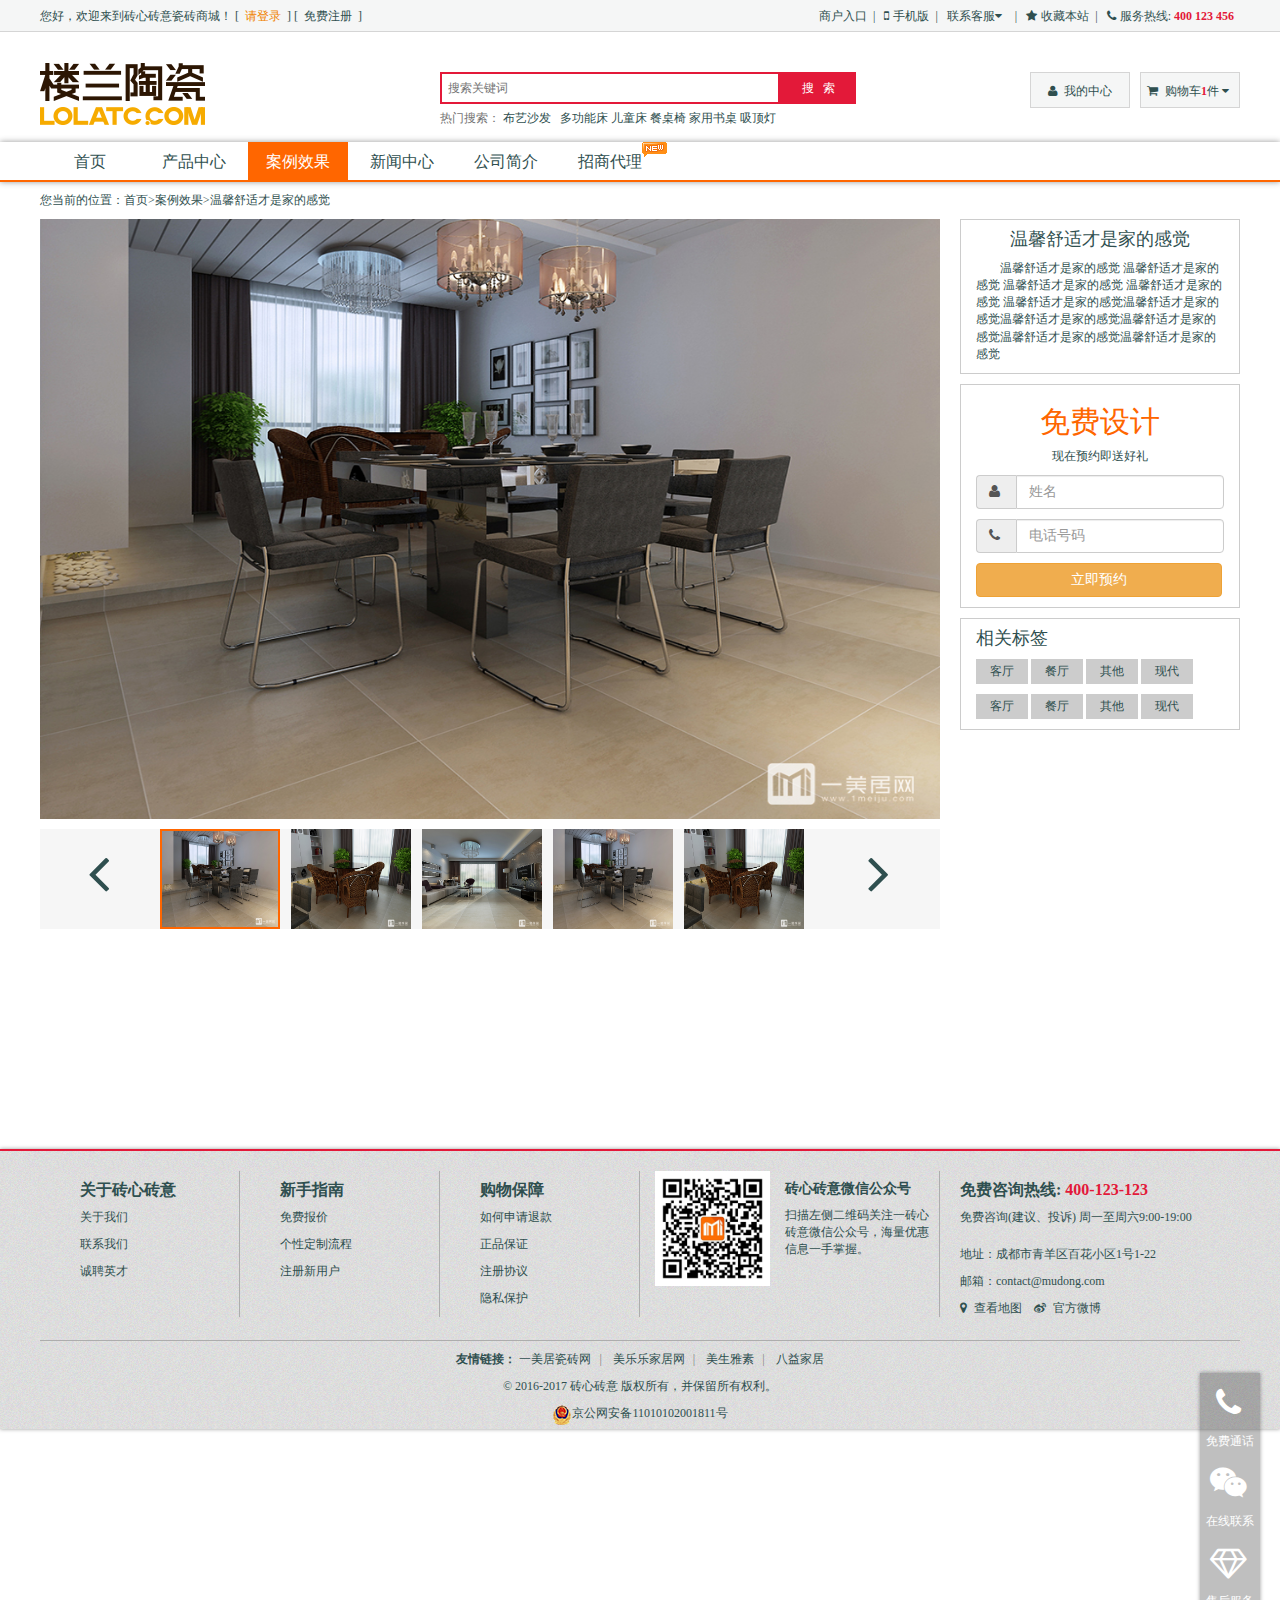
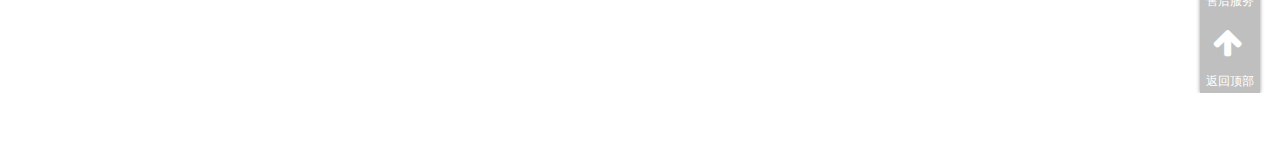
<file: case-detail.html>
<!DOCTYPE html>
<html>
	<head>
		<meta charset="utf-8">
		<meta http-equiv="content-type" content="text/html; charset=UTF-8">
		<title>案例详情—线上瓷砖商城</title>
		<meta http-equiv="X-UA-Compatible" content="IE=edge,chrome=1">
		<meta name="applicable-device" content="pc,mobile">
		<meta name="keywords" content="砖心砖意——网上瓷砖商城" />
		<meta name="viewport" content="width=device-width,initial-scale=1,maximum-scale=1,user-scalable=no">
		<meta name='description' content="砖心砖意——网上瓷砖商城" />
		<meta name='author' content="母东" />   
		<link rel="icon" type="image/x-icon" href="images/icon.png" />
		<!--[if lt IE 9]>
		<script src="http://apps.bdimg.com/libs/html5shiv/r29/html5.js"></script>
		<![endif]-->
		<!--[if lt IE 9]>
		<script src="http://itbyc.com/templets/yang/js/modernizr.js"></script>
		<![endif]-->
		<link rel="stylesheet" href="css/bootstrap.min.css" />
		<link rel="stylesheet" href="css/font-awesome.min.css" />
		<!--[if IE 7]>
		<link rel="stylesheet" href="css/font-awesome-ie7.min.css">
		<![endif]-->
		<link rel="stylesheet" href="css/base.css" />
		<link rel="stylesheet" href="css/common.css" />
		<link rel="stylesheet" href="css/site-category.css" />
		<link rel="stylesheet" href="css/animate.css" />
		<link rel="stylesheet" href="css/animate-element.css" />

		<script type="text/javascript" src="js/jquery-1.11.1.min.js"></script>
		<script type="text/javascript" src="js/jquery-migrate-1.2.1.min.js"></script>
		<script type="text/javascript" src="js/bootstrap.min.js"></script>
		<script type="text/javascript" src="js/jquery.easing.1.3.js" ></script>
		<script type="text/javascript" src="js/slider.js" ></script>
		<script type="text/javascript" src="js/onscroll.js"></script>
		<script type="text/javascript" src="js/jquery.rollGallery_md.js"></script>
	</head>
	<body>
		<!--顶部信息-->
		<div class="site-top animated fadeInDown">
			<div class="site-container clearfix">
				<div class="pull-left">
					<span>您好，欢迎来到砖心砖意瓷砖商城！</span> 
					[&nbsp;&nbsp;<a href="#" class="site-top-login">请登录</a>&nbsp;&nbsp;]
					[&nbsp;&nbsp;<a href="#" class="site-top-reg">免费注册</a>&nbsp;&nbsp;]
				</div>
				<div class="pull-right site-top-right">
					<ul>
						<li>
							<a href="#">商户入口</a>|
						</li>
						<li class="app-web">
							<a href="#"><i class="fa fa-mobile" ></i>手机版</i></a>|
							<dl class="app-web-menu">
								<dd>
									<img src="images/app.jpg" title="微信"/>
								</dd>
							</dl>
						</li>
						<li class="help-center">
							<a href="#" >
								联系客服<i class="fa fa-caret-down help-icon-down"></i>
							</a>|
							<dl class="help-center-menu text-center">
								<dd>
									<a href="#">消费者客服</a>
								</dd>
								<dd>
									<a href="#">商户客服</a>
								</dd>
							</dl>
						</li>
						<li>
							<a href="#"><i class="fa fa-star"></i>收藏本站</a>|
						</li>
						<li>
							<a href="#"><i class="fa fa-phone"></i>服务热线:&nbsp;<span class="red bold">400 123 456</span></a>
						</li>
					</ul>
				</div>
			</div>
		</div>
		
		<!--头部及搜索-->  
		<div class="site-head">
			<div class="site-container head-container clearfix">
				<div class="log animated lightSpeedIn pull-left">
					<a href="index.html"><img title="砖心砖意——网上瓷砖商城" src="images/logo.png"></a>
				</div>
				<div class="search pull-left">
					<form action="" method="post" class="col-xs-12">
						<input type="text" placeholder="搜索关键词" class="search-keywords pull-left" autocomplete="off" name="keywords"/>
						<input type="submit" class="search-submit pull-left" value="搜   索">
					</form>
					<p class="help-block">热门搜索：
						<a href="#">布艺沙发</a> 
						<a href="#">多功能床</a> 
						<a href="#">儿童床</a>
						<a href="#">餐桌椅</a>
						<a href="#">家用书桌</a>
						<a href="#">吸顶灯</a>
					</p>
				</div>
				<div class="head-right pull-right">
					<div class="user-center" href="#">
						<a href="#"><i class="fa fa-user"></i>  我的中心</a>
					</div>
					<div class="shop-car pull-right" href="#">
						<a href="#"><i class="fa fa-shopping-cart"></i>  购物车<b class="red">1</b>件    <i class="fa fa-caret-down shop-car-icon-down"></i></a>
						
						<ul class="shop-car-ul animated fadeIn">
							<li>
								你的购物车还没有商品，快去选购商品吧！
							</li>
							<li>
								<a href="#" title="EQ88331A 全抛釉 800x800mm价格EQ88331A 全抛釉EQ88331A 全抛釉EQ88331A 全抛釉：128.00元">
									<div class="col-xs-2 padding-0" >
										<img src="images/cizhuan1.png" width="36" height="36"  />
									</div>
									<div class="col-xs-10 padding-0 shop-car-title" >
										EQ88331A 全抛釉 800x800mm价格EQ88331A 全抛釉EQ88331A 全抛釉EQ88331A 全抛釉：50.00元
									</div>
								</a>
							</li>
							<li>
								<a href="#" title="EQ88331A 全抛釉 800x800mm价格EQ88331A 全抛釉EQ88331A 全抛釉EQ88331A 全抛釉：128.00元">
									<div class="col-xs-2 padding-0" >
										<img src="images/cizhuan1.png" width="36" height="36"  />
									</div>
									<div class="col-xs-10 padding-0 shop-car-title" >
										全抛釉 800x800m：<b class="red">100.00</b>元
									</div> 
								</a>
							</li>
							<p class="shop-car-pay">
								<span>总计：<b class="red">150</b>元</span>
								<button class="btn btn-sm btn-info">立即支付</button>
							</p>
						</ul>
					</div>
				</div>
			</div>
		</div>
		
		<!--导航-->
		<div class="site-nav">
			<div class="site-container">
				<div class="nav-list-ul pull-left">
					<a href="index.html" >首页</a>
					<a href="product.html">产品中心</a>
					<a href="case.html" class="nav-active">案例效果</a>
					<a href="news.html?active_news=0">新闻中心</a>
					<a href="company.html">公司简介</a>
					<a href="agency.html">
						招商代理
						<img src="images/nav-new.gif" />
					</a>
				</div>
			</div>
		</div>
		
		<!--位置-->
		<div class="site-location">
			<div class="site-container">
				<p>您当前的位置：<a href="index.html">首页</a>><a href="case.html">案例效果</a>><a href="product.html">温馨舒适才是家的感觉</a></p>
			</div>
		</div>
		
		<!--效果展示-->
		<div class="site-caseDetail">
			<div class="site-container clearfix">
				<div class="col-xs-9 padding-0">
					<div class="col-xs-12 case-bg-img">
						<img src="images/case-detail-1.jpg" class="img-responsive" />
					</div>
					<div class="col-xs-12 case-sm-img">
						<a href="javascript:void(0)" class="pre"><i class="fa fa-angle-left"></i></a>
						<a href="javascript:void(0)" class="next"><i class="fa fa-angle-right"></i></a>
						<div class="case-detail-listContent">
							<ul class="case-detail-list">
								<li><img src="images/case-detail-1.jpg" class="img-responsive"/></li>
								<li><img src="images/case-detail-2.jpg" class="img-responsive"/></li>
								<li><img src="images/case-detail-3.jpg" class="img-responsive"/></li>
								<li><img src="images/case-detail-1.jpg" class="img-responsive"/></li>
								<li><img src="images/case-detail-2.jpg" class="img-responsive"/></li>
								<li><img src="images/case-detail-3.jpg" class="img-responsive"/></li>
								<li><img src="images/case-detail-1.jpg" class="img-responsive"/></li>
							</ul>
						</div>
					</div>
				</div>
				<div class="col-xs-3 case-detail-intro" >
					<div class="border-ccc col-xs-12 margin-left-10 ">
						<h4 class="text-center">温馨舒适才是家的感觉</h2>
						<div class="margin-bottom-10 text-indent-2">
							温馨舒适才是家的感觉
							温馨舒适才是家的感觉
							温馨舒适才是家的感觉
							温馨舒适才是家的感觉
							温馨舒适才是家的感觉温馨舒适才是家的感觉温馨舒适才是家的感觉温馨舒适才是家的感觉温馨舒适才是家的感觉温馨舒适才是家的感觉
						</div>
					</div>
					<div class="border-ccc col-xs-12 margin-left-10 margin-top-10">
						<h2 class="theme-color text-center">免费设计</h2>
						<p class="text-center">现在预约即送好礼</p>
						<form class="design-contact-form" rol="form" action="" method="post">
							<div class="input-group margin-bottom-10">
								<span class="input-group-addon"><i class="fa fa-user"></i></span>
								<input type="text" class="form-control" placeholder="姓名" id="name" />
							</div>

							<div class="input-group margin-bottom-10">
								<span class="input-group-addon"><i class="fa fa-phone"></i></span>
								<input type="text" class="form-control" placeholder="电话号码" id="phone" />
							</div>
							
							<div class="input-group margin-bottom-10">
								<input type="submit" class="btn btn-warning" value="立即预约" />
							</div>
						</form>
					</div>
					<div class="border-ccc col-xs-12 margin-left-10 margin-top-10 case-detail-label">
						<h4 class="">相关标签</h4>
						<a href="case.html">客厅</a>
						<a href="case.html">餐厅</a>
						<a href="case.html">其他</a>
						<a href="case.html">现代</a>
						<a href="case.html">客厅</a>
						<a href="case.html">餐厅</a>
						<a href="case.html">其他</a>
						<a href="case.html">现代</a>
					</div>
				</div>
			</div>
		</div>
		
		<!--专属服务-->
		<div class="site-service">
			<div class="site-container clearfix">
				<ul class="service-list">
					<li class="col-xs-3 padding-0 animate-element scale-up">
						<div class="service">
							<span class="serice-img"><i class="fa fa-rmb red"></i></span>
							<h4 class="text-center">价格优惠</h4>
							<p class="help-block text-center">全网提供的所有瓷砖价格均低于市面价格。</p>
						</div>
					</li>
					<li class="col-xs-3 padding-0 animate-element scale-up">
						<div class="service">
							<span class="serice-img"><i class="fa fa-gavel red"></i></span>
							<h4 class="text-center">质量保证</h4>
							<p class="help-block text-center">砖心砖意网承诺提供的瓷砖全部为正品，质量保障。</p>
						</div>
					</li>
					<li class="col-xs-3 padding-0 animate-element scale-up">
						<div class="service">
							<span class="serice-img"><i class="fa fa-black-tie red"></i></span>
							<h4 class="text-center">服务保障</h4>
							<p class="help-block text-center">砖心砖意网提供优质的售前和售后服务，让你购“砖”无忧</p>
						</div>
					</li>
					<li class="col-xs-3 padding-0 animate-element scale-up">
						<div class="service">
							<span class="serice-img"><i class="fa fa-truck red"></i></span>
							<h4 class="text-center">免费配送上门</h4>
							<p class="help-block text-center">户主足不出户，砖心砖意网就把瓷砖送货上门，包上楼</p>
						</div>
					</li>
				</ul>
			</div>
		</div>
		<!--网页底部-->
		<div class="site-footer">
			<div class="site-container">
				<ul class="footer clearfix">
					<li class="col-xs-2">
						<div class="footer-about">
							<div>
								<h3>关于砖心砖意</h3>
								<p><a href="#">关于我们</a></p>
								<p><a href="#">联系我们</a></p>
								<p><a href="#">诚聘英才</a></p>
							</div>
						</div>
					</li>
					<li class="col-xs-2">
						<div class="footer-about">
							<div>
								<h3>新手指南</h3>
								<p><a href="#">免费报价</a></p>
								<p><a href="#">个性定制流程</a></p>
								<p><a href="#">注册新用户</a></p>
							</div>
						</div>
					</li>
					<li class="col-xs-2">
						<div class="footer-about">
							<div>
								<h3>购物保障</h3>
								<p><a href="#">如何申请退款</a></p>
								<p><a href="#">正品保证</a></p>
								<p><a href="#">注册协议</a></p>
								<p><a href="#">隐私保护</a></p>
							</div>
						</div>
					</li>
					<li class="col-xs-3">
						<div class="footer-weixin">
							<div class="col-xs-6">
								<img src="images/weixin.jpg" width="132" height="132" class="img-responsive" />
							</div>
							<div class="col-xs-6 padding-0">
								<h4><strong>砖心砖意微信公众号</strong></h4>
								<p>
									扫描左侧二维码关注一砖心砖意微信公众号，海量优惠信息一手掌握。
								</p>
							</div>
						</div>
					</li>
					<li class="col-xs-3">
						<div class="footer-contact">
							<div>
								<h3 title="电话">免费咨询热线:  <strong class="red">400-123-123</strong></h3>
								<address>
									免费咨询(建议、投诉)   周一至周六9:00-19:00
								</address>
								<p>地址：成都市青羊区百花小区1号1-22</p>
								<p>邮箱：<a href="mailto:#">contact@mudong.com</a></p>
								<p>
									<a href="#" title="地图"><i class="fa fa-map-marker"></i>   查看地图</a>&nbsp;&nbsp;&nbsp;
									<a href="#" title="微博"><i class="fa fa-weibo"></i>   官方微博</a>
								</p>
							</div>
						</div>
					</li>
					
				</ul>
				<p class="footer-friendlink text-center">
						<strong>友情链接：</strong>
						<a href="#">一美居瓷砖网</a><em>|</em>
						<a href="#">美乐乐家居网</a><em>|</em>
						<a href="#">美生雅素</a><em>|</em>
						<a href="#">八益家居</a>
					</p>
				<p class="text-center">
					© 2016-2017  砖心砖意 版权所有，并保留所有权利。
					<!--cnzz统计-->
					<script type="text/javascript">var cnzz_protocol = (("https:" == document.location.protocol) ? " https://" : " http://");document.write(unescape("%3Cspan id='cnzz_stat_icon_1260570491'%3E%3C/span%3E%3Cscript src='" + cnzz_protocol + "s95.cnzz.com/z_stat.php%3Fid%3D1260570491%26show%3Dpic' type='text/javascript'%3E%3C/script%3E"));</script>
				</p>
				<p class="text-center">
					<a href="#"><img src="images/beian.png" />京公网安备11010102001811号</a>
				</p>
			</div>
		</div>
		
		<!--侧边栏-->
		<div class="floatfile">
			<a href="#" title="免费通话">
				<span><i class="fa fa-phone"></i></span>
				<p>免费通话</p>
				<div class="free-phone animated fadeIn">
					<input type="text" class="form-control input-sm" placeholder="请输入您的电话" />
					<input class="btn btn-sm btn-info" value="立即通话" type="button">
				</div>
			</a>
			<a href="#" title="在线联系">
				<span><i class="fa fa-wechat"></i></span>
				<p>在线联系</p>
			</a>
			<a href="#" title="售后服务">
				<span><i class="fa fa-diamond"></i></span>
				<p>售后服务</p>
			</a>
			<a href="#" title="返回顶部">
				<span><i class="fa fa-arrow-up"></i></span>
				<p>返回顶部</p>
			</a>
		</div>
		<!--底部js脚本-->
		<script type="text/javascript" src="js/md-js.js"></script>
		
		<!--百度分享代码-->	
		<script>window._bd_share_config={"common":{"bdSnsKey":{},"bdText":"","bdMini":"2","bdMiniList":false,"bdPic":"","bdStyle":"0","bdSize":"16"},"slide":{"type":"slide","bdImg":"4","bdPos":"left","bdTop":"100"},"selectShare":{"bdContainerClass":null,"bdSelectMiniList":["qzone","tsina","tqq","renren","weixin"]}};with(document)0[(getElementsByTagName('head')[0]||body).appendChild(createElement('script')).src='http://bdimg.share.baidu.com/static/api/js/share.js?v=89860593.js?cdnversion='+~(-new Date()/36e5)];</script>
	</body>
</html>
</file>
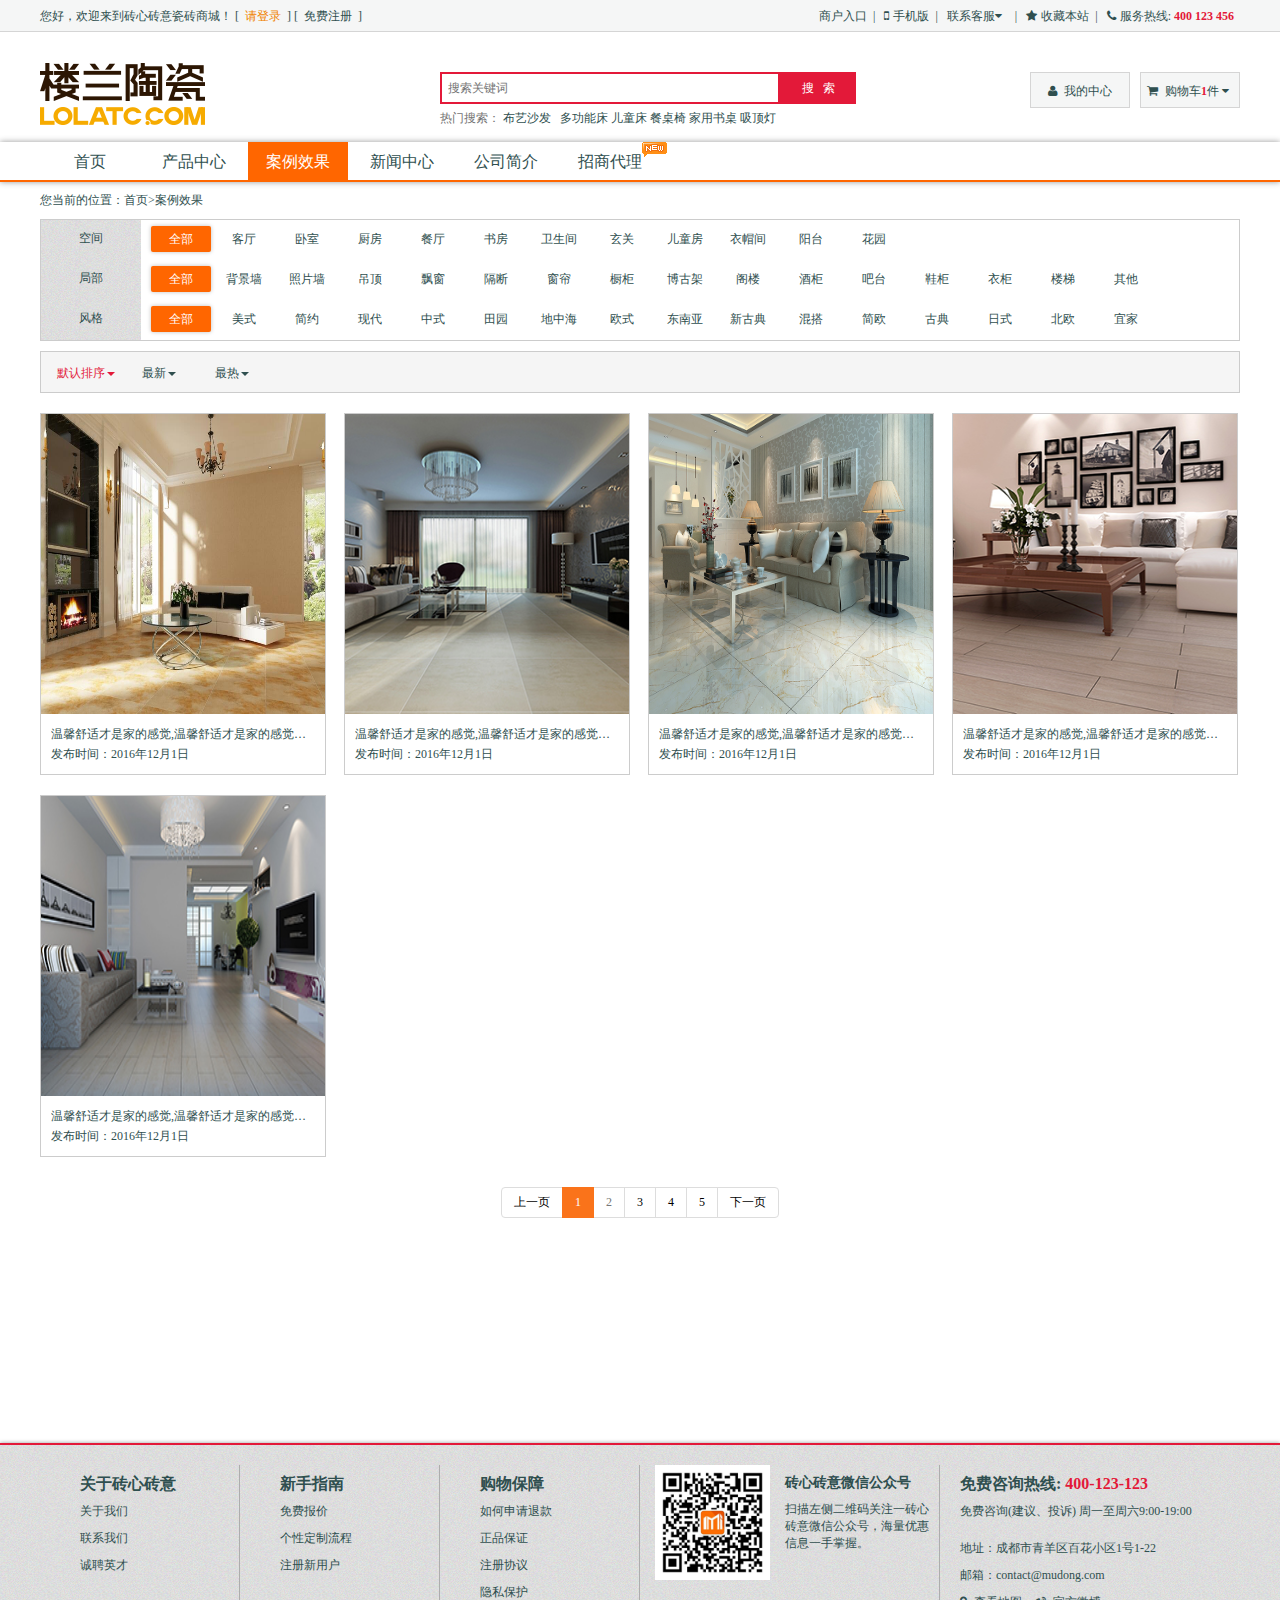
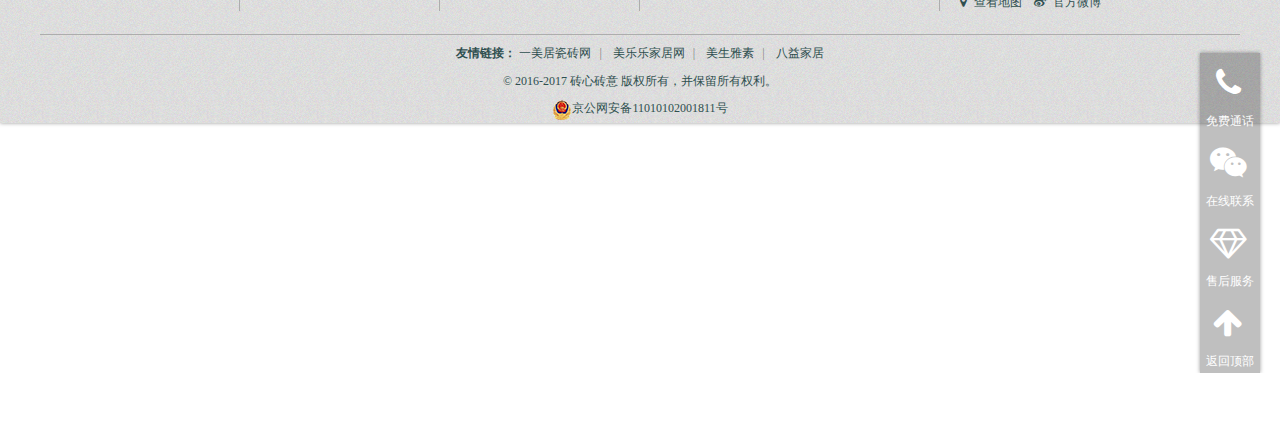
<file: case.html>
<!DOCTYPE html>
<html>
	<head>
		<meta charset="utf-8">
		<meta http-equiv="content-type" content="text/html; charset=UTF-8">
		<title>案例效果—线上瓷砖商城</title>
		<meta http-equiv="X-UA-Compatible" content="IE=edge,chrome=1">
		<meta name="applicable-device" content="pc,mobile">
		<meta name="keywords" content="砖心砖意——网上瓷砖商城" />
		<meta name="viewport" content="width=device-width,initial-scale=1,maximum-scale=1,user-scalable=no">
		<meta name='description' content="砖心砖意——网上瓷砖商城" />
		<meta name='author' content="母东" />   
		<link rel="icon" type="image/x-icon" href="images/icon.png" />
		<!--[if lt IE 9]>
		<script src="http://apps.bdimg.com/libs/html5shiv/r29/html5.js"></script>
		<![endif]-->
		<!--[if lt IE 9]>
		<script src="http://itbyc.com/templets/yang/js/modernizr.js"></script>
		<![endif]-->
		<link rel="stylesheet" href="css/bootstrap.min.css" />
		<link rel="stylesheet" href="css/font-awesome.min.css" />
		<!--[if IE 7]>
		<link rel="stylesheet" href="css/font-awesome-ie7.min.css">
		<![endif]-->
		<link rel="stylesheet" href="css/base.css" />
		<link rel="stylesheet" href="css/common.css" />
		<link rel="stylesheet" href="css/site-category.css" />
		<link rel="stylesheet" href="css/animate.css" />
		<link rel="stylesheet" href="css/animate-element.css" />

		<script type="text/javascript" src="js/jquery-1.11.1.min.js"></script>
		<script type="text/javascript" src="js/jquery-migrate-1.2.1.min.js"></script>
		<script type="text/javascript" src="js/bootstrap.min.js"></script>
		<script type="text/javascript" src="js/jquery.easing.1.3.js" ></script>
		<script type="text/javascript" src="js/slider.js" ></script>
		<script type="text/javascript" src="js/onscroll.js"></script>
		<script type="text/javascript" src="js/jquery.rollGallery_md.js"></script>
	</head>
	<body>
		<!--顶部信息-->
		<div class="site-top animated fadeInDown">
			<div class="site-container clearfix">
				<div class="pull-left">
					<span>您好，欢迎来到砖心砖意瓷砖商城！</span> 
					[&nbsp;&nbsp;<a href="#" class="site-top-login">请登录</a>&nbsp;&nbsp;]
					[&nbsp;&nbsp;<a href="#" class="site-top-reg">免费注册</a>&nbsp;&nbsp;]
				</div>
				<div class="pull-right site-top-right">
					<ul>
						<li>
							<a href="#">商户入口</a>|
						</li>
						<li class="app-web">
							<a href="#"><i class="fa fa-mobile" ></i>手机版</i></a>|
							<dl class="app-web-menu">
								<dd>
									<img src="images/app.jpg" title="微信"/>
								</dd>
							</dl>
						</li>
						<li class="help-center">
							<a href="#" >
								联系客服<i class="fa fa-caret-down help-icon-down"></i>
							</a>|
							<dl class="help-center-menu text-center">
								<dd>
									<a href="#">消费者客服</a>
								</dd>
								<dd>
									<a href="#">商户客服</a>
								</dd>
							</dl>
						</li>
						<li>
							<a href="#"><i class="fa fa-star"></i>收藏本站</a>|
						</li>
						<li>
							<a href="#"><i class="fa fa-phone"></i>服务热线:&nbsp;<span class="red bold">400 123 456</span></a>
						</li>
					</ul>
				</div>
			</div>
		</div>
		
		<!--头部及搜索-->  
		<div class="site-head">
			<div class="site-container head-container clearfix">
				<div class="log animated lightSpeedIn pull-left">
					<a href="index.html"><img title="砖心砖意——网上瓷砖商城" src="images/logo.png"></a>
				</div>
				<div class="search pull-left">
					<form action="" method="post" class="col-xs-12">
						<input type="text" placeholder="搜索关键词" class="search-keywords pull-left" autocomplete="off" name="keywords"/>
						<input type="submit" class="search-submit pull-left" value="搜   索">
					</form>
					<p class="help-block">热门搜索：
						<a href="#">布艺沙发</a> 
						<a href="#">多功能床</a> 
						<a href="#">儿童床</a>
						<a href="#">餐桌椅</a>
						<a href="#">家用书桌</a>
						<a href="#">吸顶灯</a>
					</p>
				</div>
				<div class="head-right pull-right">
					<div class="user-center" href="#">
						<a href="#"><i class="fa fa-user"></i>  我的中心</a>
					</div>
					<div class="shop-car pull-right" href="#">
						<a href="#"><i class="fa fa-shopping-cart"></i>  购物车<b class="red">1</b>件    <i class="fa fa-caret-down shop-car-icon-down"></i></a>
						
						<ul class="shop-car-ul animated fadeIn">
							<li>
								你的购物车还没有商品，快去选购商品吧！
							</li>
							<li>
								<a href="#" title="EQ88331A 全抛釉 800x800mm价格EQ88331A 全抛釉EQ88331A 全抛釉EQ88331A 全抛釉：128.00元">
									<div class="col-xs-2 padding-0" >
										<img src="images/cizhuan1.png" width="36" height="36"  />
									</div>
									<div class="col-xs-10 padding-0 shop-car-title" >
										EQ88331A 全抛釉 800x800mm价格EQ88331A 全抛釉EQ88331A 全抛釉EQ88331A 全抛釉：50.00元
									</div>
								</a>
							</li>
							<li>
								<a href="#" title="EQ88331A 全抛釉 800x800mm价格EQ88331A 全抛釉EQ88331A 全抛釉EQ88331A 全抛釉：128.00元">
									<div class="col-xs-2 padding-0" >
										<img src="images/cizhuan1.png" width="36" height="36"  />
									</div>
									<div class="col-xs-10 padding-0 shop-car-title" >
										全抛釉 800x800m：<b class="red">100.00</b>元
									</div> 
								</a>
							</li>
							<p class="shop-car-pay">
								<span>总计：<b class="red">150</b>元</span>
								<button class="btn btn-sm btn-info">立即支付</button>
							</p>
						</ul>
					</div>
				</div>
			</div>
		</div>
		
		<!--导航-->
		<div class="site-nav">
			<div class="site-container">
				<div class="nav-list-ul pull-left">
					<a href="index.html" >首页</a>
					<a href="product.html">产品中心</a>
					<a href="case.html" class="nav-active">案例效果</a>
					<a href="news.html?active_news=0">新闻中心</a>
					<a href="company.html">公司简介</a>
					<a href="agency.html">
						招商代理
						<img src="images/nav-new.gif" />
					</a>
				</div>
			</div>
		</div>
		
		<!--位置-->
		<div class="site-location">
			<div class="site-container">
				<p>您当前的位置：<a href="index.html">首页</a>><a href="case.html">案例效果</a></p>
			</div>
		</div>
		
		<!--筛选-->
		<div class="site-caseFilter">
			<div class="site-container">
				<ul class="case-filter clearfix">
					<li class="clearfix">
						<div class="col-xs-1 case-filter-category">
							空间
						</div>
						<div class="col-xs-11 case-filter-option">
							<span class="filter-active">全部</span>
							<span>客厅</span>
							<span>卧室</span>
							<span>厨房</span>
							<span>餐厅</span>
							<span>书房</span>
							<span>卫生间</span>
							<span>玄关</span>
							<span>儿童房</span>
							<span>衣帽间</span>
							<span>阳台</span>
							<span>花园</span>
						</div>
					</li>
					<li class="clearfix">
						<div class="col-xs-1 case-filter-category">
							局部
						</div>
						<div class="col-xs-11 case-filter-option">
							<span class="filter-active">全部</span>
							<span>背景墙</span>
							<span>照片墙</span>
							<span>吊顶</span>
							<span>飘窗</span>
							<span>隔断</span>
							<span>窗帘</span>
							<span>橱柜</span>
							<span>博古架</span>
							<span>阁楼</span>
							<span>酒柜</span>
							<span>吧台</span>
							<span>鞋柜</span>
							<span>衣柜</span>
							<span>楼梯</span>
							<span>其他</span>
						</div>
					</li>
					<li class="clearfix">
						<div class="col-xs-1 case-filter-category">
							风格
						</div>
						<div class="col-xs-11 case-filter-option">
							<span class="filter-active">全部</span>
							<span>美式</span>
							<span>简约</span>
							<span>现代</span>
							<span>中式</span>
							<span>田园</span>
							<span>地中海</span>
							<span>欧式</span>
							<span>东南亚</span>
							<span>新古典</span>
							<span>混搭</span>
							<span>简欧</span>
							<span>古典</span>
							<span>日式</span>
							<span>北欧</span>
							<span>宜家</span>
						</div>
					</li>
					
				</ul>
			</div>
		</div>
		
		<!--排序-->
		<div class="site-caseSort">
			<div class="site-container">
				<div class="case-sort col-xs-12">
					<p class="red">默认排序<span class="caret"></span></p>
					<p>最新<span class="caret"></span></p>
					<p>最热<span class="caret"></span></p>
				</div>
			</div>
		</div>
		
		<!--案例列表-->
		<div class="site-caseList">
			<div class="site-container">
				<ul class="case-list clearfix animate-element scale-up ">
					<li>
						<a href="case-detail.html" target="_blank" title="温馨舒适才是家的感觉！">
							<img src="images/case-1.jpg" class="img-responsive"/>
							<div class="title">
								<p class="text-overflow-ellipsis">
									温馨舒适才是家的感觉,温馨舒适才是家的感觉温馨舒适才是家的感觉温馨舒适才是家的感觉
								</p>
								<p>
									发布时间：2016年12月1日
								</p>
							</div>
						</a>
					</li>
					<li>
						<a href="#" target="_blank" title="温馨舒适才是家的感觉！">
							<img src="images/case-2.jpg" class="img-responsive"/>
							<div class="title">
								<p class="text-overflow-ellipsis">
									温馨舒适才是家的感觉,温馨舒适才是家的感觉温馨舒适才是家的感觉温馨舒适才是家的感觉
								</p>
								<p>
									发布时间：2016年12月1日
								</p>
							</div>
						</a>
					</li>
					<li>
						<a href="#" target="_blank" title="温馨舒适才是家的感觉！">
							<img src="images/case-3.jpg" class="img-responsive"/>
							<div class="title">
								<p class="text-overflow-ellipsis">
									温馨舒适才是家的感觉,温馨舒适才是家的感觉温馨舒适才是家的感觉温馨舒适才是家的感觉
								</p>
								<p>
									发布时间：2016年12月1日
								</p>
							</div>
						</a>
					</li>
					<li>
						<a href="#" target="_blank" title="温馨舒适才是家的感觉！">
							<img src="images/case-4.jpg" class="img-responsive"/>
							<div class="title">
								<p class="text-overflow-ellipsis">
									温馨舒适才是家的感觉,温馨舒适才是家的感觉温馨舒适才是家的感觉温馨舒适才是家的感觉
								</p>
								<p>
									发布时间：2016年12月1日
								</p>
							</div>
						</a>
					</li>
					<li>
						<a href="#" target="_blank" title="温馨舒适才是家的感觉！">
							<img src="images/case-6.jpg" class="img-responsive"/>
							<div class="title">
								<p class="text-overflow-ellipsis">
									温馨舒适才是家的感觉,温馨舒适才是家的感觉温馨舒适才是家的感觉温馨舒适才是家的感觉
								</p>
								<p>
									发布时间：2016年12月1日
								</p>
							</div>
						</a>
					</li>
				</ul>
				<div class="site-pagination">
					<ul class="pagination pagination-md" >
					  <li><a href="#">上一页</a></li>
					  <li class="active"><a href="#">1</a></li>
					  <li class="disabled"><a href="#">2</a></li>
					  <li><a href="#">3</a></li>
					  <li><a href="#">4</a></li>
					  <li><a href="#">5</a></li>
					  <li><a href="#">下一页</a></li>
					</ul>
				</div>
			</div>
		</div>
		
		<!--专属服务-->
		<div class="site-service">
			<div class="site-container clearfix">
				<ul class="service-list">
					<li class="col-xs-3 padding-0 animate-element scale-up">
						<div class="service">
							<span class="serice-img"><i class="fa fa-rmb red"></i></span>
							<h4 class="text-center">价格优惠</h4>
							<p class="help-block text-center">全网提供的所有瓷砖价格均低于市面价格。</p>
						</div>
					</li>
					<li class="col-xs-3 padding-0 animate-element scale-up">
						<div class="service">
							<span class="serice-img"><i class="fa fa-gavel red"></i></span>
							<h4 class="text-center">质量保证</h4>
							<p class="help-block text-center">砖心砖意网承诺提供的瓷砖全部为正品，质量保障。</p>
						</div>
					</li>
					<li class="col-xs-3 padding-0 animate-element scale-up">
						<div class="service">
							<span class="serice-img"><i class="fa fa-black-tie red"></i></span>
							<h4 class="text-center">服务保障</h4>
							<p class="help-block text-center">砖心砖意网提供优质的售前和售后服务，让你购“砖”无忧</p>
						</div>
					</li>
					<li class="col-xs-3 padding-0 animate-element scale-up">
						<div class="service">
							<span class="serice-img"><i class="fa fa-truck red"></i></span>
							<h4 class="text-center">免费配送上门</h4>
							<p class="help-block text-center">户主足不出户，砖心砖意网就把瓷砖送货上门，包上楼</p>
						</div>
					</li>
				</ul>
			</div>
		</div>
		<!--网页底部-->
		<div class="site-footer">
			<div class="site-container">
				<ul class="footer clearfix">
					<li class="col-xs-2">
						<div class="footer-about">
							<div>
								<h3>关于砖心砖意</h3>
								<p><a href="#">关于我们</a></p>
								<p><a href="#">联系我们</a></p>
								<p><a href="#">诚聘英才</a></p>
							</div>
						</div>
					</li>
					<li class="col-xs-2">
						<div class="footer-about">
							<div>
								<h3>新手指南</h3>
								<p><a href="#">免费报价</a></p>
								<p><a href="#">个性定制流程</a></p>
								<p><a href="#">注册新用户</a></p>
							</div>
						</div>
					</li>
					<li class="col-xs-2">
						<div class="footer-about">
							<div>
								<h3>购物保障</h3>
								<p><a href="#">如何申请退款</a></p>
								<p><a href="#">正品保证</a></p>
								<p><a href="#">注册协议</a></p>
								<p><a href="#">隐私保护</a></p>
							</div>
						</div>
					</li>
					<li class="col-xs-3">
						<div class="footer-weixin">
							<div class="col-xs-6">
								<img src="images/weixin.jpg" width="132" height="132" class="img-responsive" />
							</div>
							<div class="col-xs-6 padding-0">
								<h4><strong>砖心砖意微信公众号</strong></h4>
								<p>
									扫描左侧二维码关注一砖心砖意微信公众号，海量优惠信息一手掌握。
								</p>
							</div>
						</div>
					</li>
					<li class="col-xs-3">
						<div class="footer-contact">
							<div>
								<h3 title="电话">免费咨询热线:  <strong class="red">400-123-123</strong></h3>
								<address>
									免费咨询(建议、投诉)   周一至周六9:00-19:00
								</address>
								<p>地址：成都市青羊区百花小区1号1-22</p>
								<p>邮箱：<a href="mailto:#">contact@mudong.com</a></p>
								<p>
									<a href="#" title="地图"><i class="fa fa-map-marker"></i>   查看地图</a>&nbsp;&nbsp;&nbsp;
									<a href="#" title="微博"><i class="fa fa-weibo"></i>   官方微博</a>
								</p>
							</div>
						</div>
					</li>
					
				</ul>
				<p class="footer-friendlink text-center">
						<strong>友情链接：</strong>
						<a href="#">一美居瓷砖网</a><em>|</em>
						<a href="#">美乐乐家居网</a><em>|</em>
						<a href="#">美生雅素</a><em>|</em>
						<a href="#">八益家居</a>
					</p>
				<p class="text-center">
					© 2016-2017  砖心砖意 版权所有，并保留所有权利。
					<!--cnzz统计-->
					<script type="text/javascript">var cnzz_protocol = (("https:" == document.location.protocol) ? " https://" : " http://");document.write(unescape("%3Cspan id='cnzz_stat_icon_1260570491'%3E%3C/span%3E%3Cscript src='" + cnzz_protocol + "s95.cnzz.com/z_stat.php%3Fid%3D1260570491%26show%3Dpic' type='text/javascript'%3E%3C/script%3E"));</script>
				</p>
				<p class="text-center">
					<a href="#"><img src="images/beian.png" />京公网安备11010102001811号</a>
				</p>
			</div>
		</div>
		
		<!--侧边栏-->
		<div class="floatfile">
			<a href="#" title="免费通话">
				<span><i class="fa fa-phone"></i></span>
				<p>免费通话</p>
				<div class="free-phone animated fadeIn">
					<input type="text" class="form-control input-sm" placeholder="请输入您的电话" />
					<input class="btn btn-sm btn-info" value="立即通话" type="button">
				</div>
			</a>
			<a href="#" title="在线联系">
				<span><i class="fa fa-wechat"></i></span>
				<p>在线联系</p>
			</a>
			<a href="#" title="售后服务">
				<span><i class="fa fa-diamond"></i></span>
				<p>售后服务</p>
			</a>
			<a href="#" title="返回顶部">
				<span><i class="fa fa-arrow-up"></i></span>
				<p>返回顶部</p>
			</a>
		</div>
		<!--底部js脚本-->
		<script type="text/javascript" src="js/md-js.js"></script>
		
		<!--百度分享代码-->	
		<script>window._bd_share_config={"common":{"bdSnsKey":{},"bdText":"","bdMini":"2","bdMiniList":false,"bdPic":"","bdStyle":"0","bdSize":"16"},"slide":{"type":"slide","bdImg":"4","bdPos":"left","bdTop":"100"},"selectShare":{"bdContainerClass":null,"bdSelectMiniList":["qzone","tsina","tqq","renren","weixin"]}};with(document)0[(getElementsByTagName('head')[0]||body).appendChild(createElement('script')).src='http://bdimg.share.baidu.com/static/api/js/share.js?v=89860593.js?cdnversion='+~(-new Date()/36e5)];</script>
	</body>
</html>
</file>
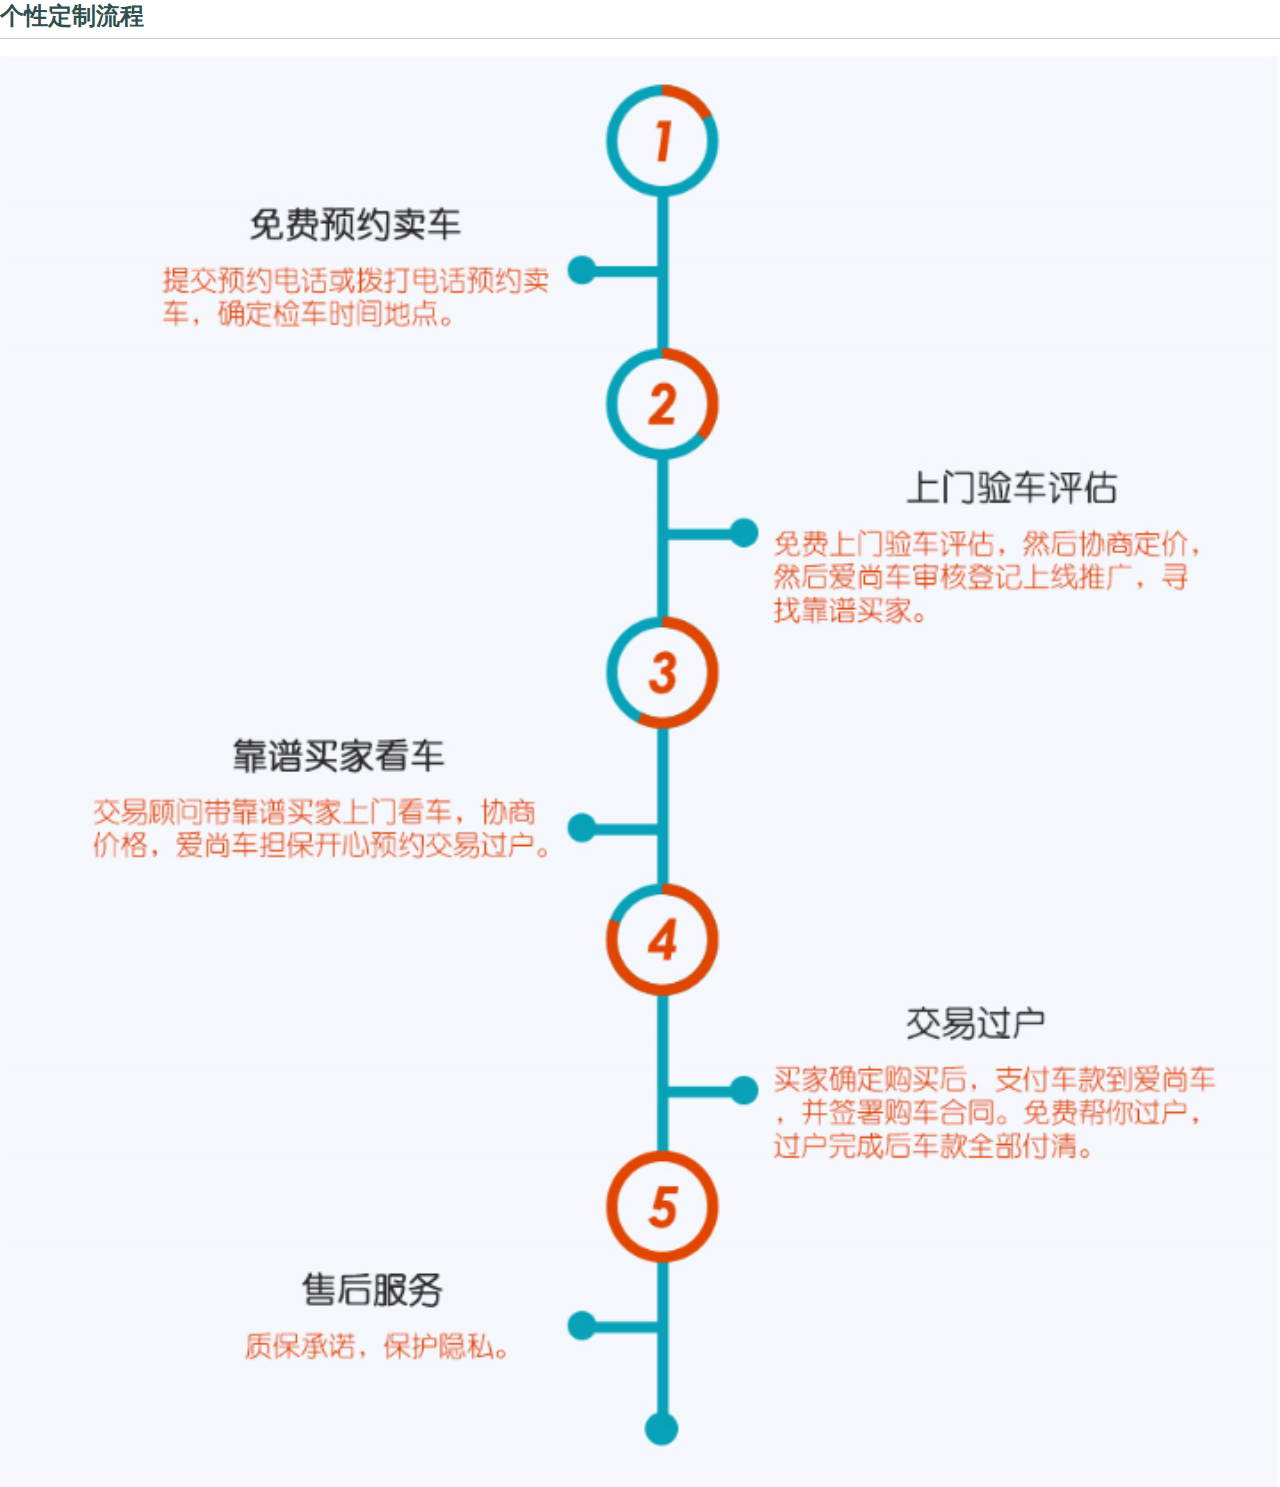
<file: custommade-progress.html>
<!DOCTYPE html>
<html>
	<head>
		<meta charset="UTF-8">
		<title></title>
		<link rel="stylesheet" href="css/base.css" />
		<link rel="stylesheet" href="css/common.css" />
		<link rel="stylesheet" type="text/css" href="css/site-category.css"/>
	</head>
	<body>
		<h2 class="newsMarket-title">个性定制流程</h2>
		<div class="newsMarket-list">
			<img class="img-responsive" width="100%" src="images/custommade-progress.png" />
		</div>
	</body>
</html>
</file>
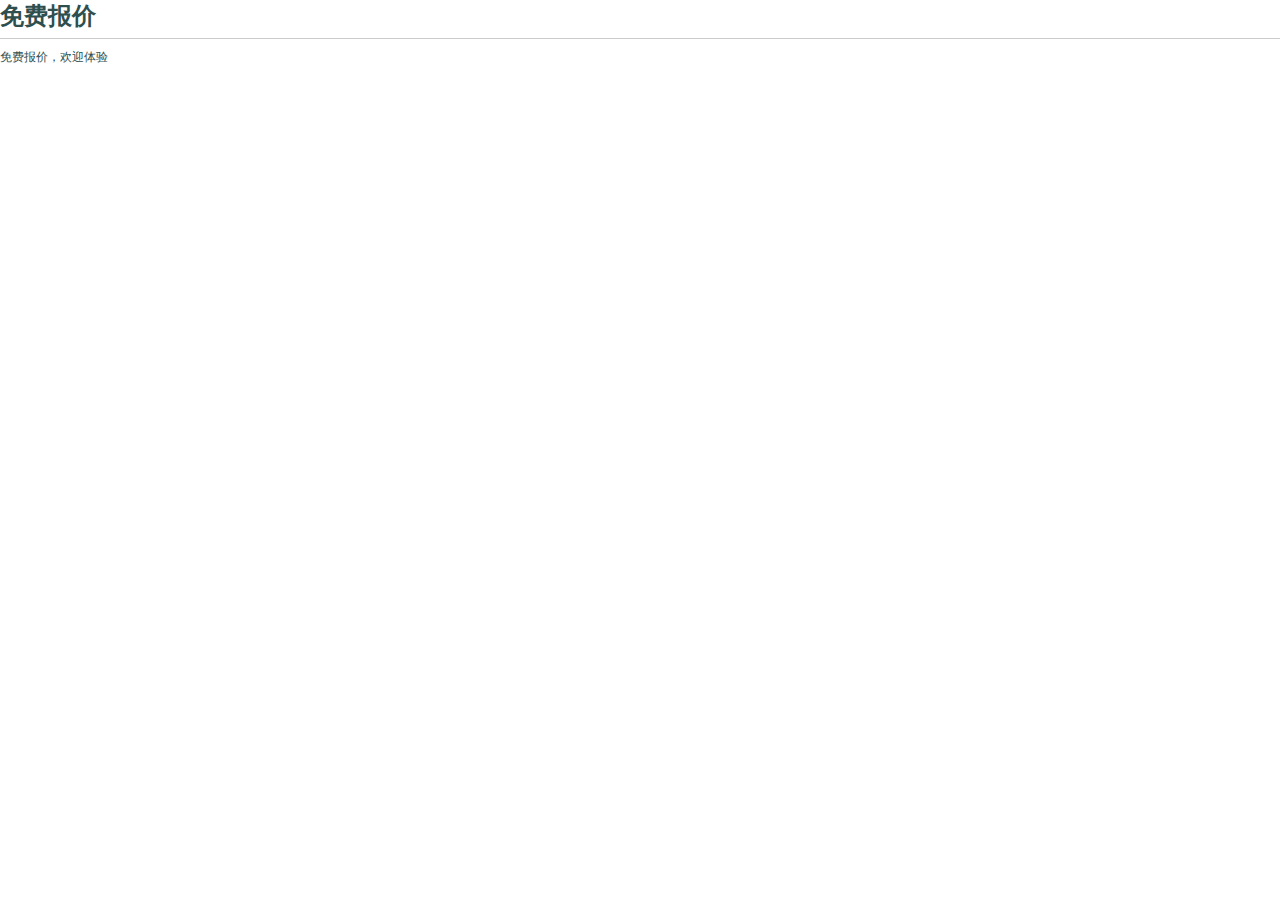
<file: free-estimate.html>
<!DOCTYPE html>
<html>
	<head>
		<meta charset="UTF-8">
		<title></title>
		<link rel="stylesheet" href="css/base.css" />
		<link rel="stylesheet" href="css/common.css" />
		<link rel="stylesheet" type="text/css" href="css/site-category.css"/>
	</head>
	<body>
		<h2 class="newsMarket-title">免费报价</h2>
		<div class="newsMarket-list">
			免费报价，欢迎体验
		</div>
	</body>
</html>
</file>
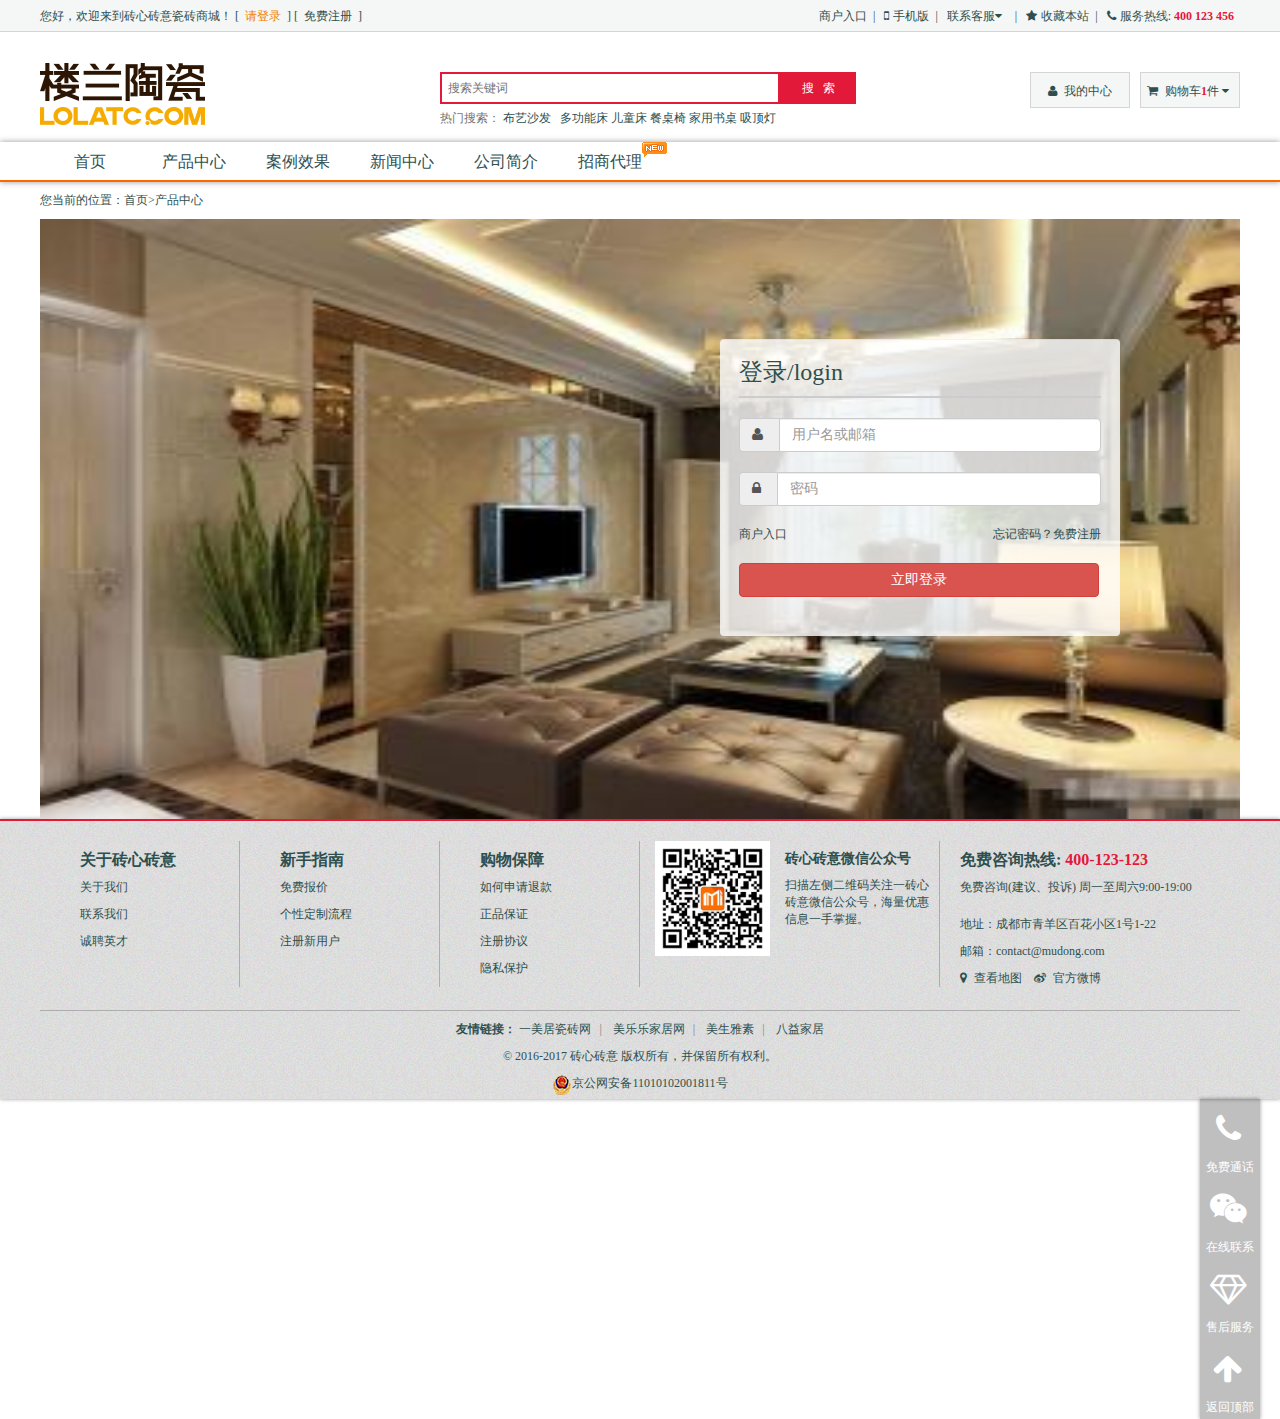
<file: login.html>
<!DOCTYPE html>
<html>
	<head>
		<meta charset="utf-8">
		<meta http-equiv="content-type" content="text/html; charset=UTF-8">
		<title>砖心砖意—线上瓷砖商城</title>
		<meta http-equiv="X-UA-Compatible" content="IE=edge,chrome=1">
		<meta name="applicable-device" content="pc,mobile">
		<meta name="keywords" content="砖心砖意——网上瓷砖商城" />
		<meta name="viewport" content="width=device-width,initial-scale=1,maximum-scale=1,user-scalable=no">
		<meta name='description' content="砖心砖意——网上瓷砖商城" />
		<meta name='author' content="母东" />   
		<link rel="icon" type="image/x-icon" href="images/icon.png" />
		<!--[if lt IE 9]>
		<script src="http://apps.bdimg.com/libs/html5shiv/r29/html5.js"></script>
		<![endif]-->
		<!--[if lt IE 9]>
		<script src="http://itbyc.com/templets/yang/js/modernizr.js"></script>
		<![endif]-->
		<link rel="stylesheet" href="css/bootstrap.min.css" />
		<link rel="stylesheet" href="css/font-awesome.min.css" />
		<!--[if IE 7]>
		<link rel="stylesheet" href="css/font-awesome-ie7.min.css">
		<![endif]-->
		<link rel="stylesheet" href="css/base.css" />
		<link rel="stylesheet" href="css/common.css" />
		<link rel="stylesheet" href="css/animate.css" />
		<link rel="stylesheet" type="text/css" href="css/site-account.css"/>
		<link rel="stylesheet" href="css/animate-element.css" />

		<script type="text/javascript" src="js/jquery-1.11.1.min.js"></script>
		<script type="text/javascript" src="js/jquery-migrate-1.2.1.min.js"></script>
		<script type="text/javascript" src="js/bootstrap.min.js"></script>
		<script type="text/javascript" src="js/jquery.easing.1.3.js" ></script>
		<script type="text/javascript" src="js/slider.js" ></script>
		<script type="text/javascript" src="js/onscroll.js"></script>
		<script type="text/javascript" src="js/jquery.rollGallery_md.js"></script>
	</head>
	<body>
		<!--顶部信息-->
		<div class="site-top animated fadeInDown">
			<div class="site-container clearfix">
				<div class="pull-left">
					<span>您好，欢迎来到砖心砖意瓷砖商城！</span> 
					[&nbsp;&nbsp;<a href="#" class="site-top-login">请登录</a>&nbsp;&nbsp;]
					[&nbsp;&nbsp;<a href="#" class="site-top-reg">免费注册</a>&nbsp;&nbsp;]
				</div>
				<div class="pull-right site-top-right">
					<ul>
						<li>
							<a href="#">商户入口</a>|
						</li>
						<li class="app-web">
							<a href="#"><i class="fa fa-mobile" ></i>手机版</i></a>|
							<dl class="app-web-menu">
								<dd>
									<img src="images/app.jpg" title="微信"/>
								</dd>
							</dl>
						</li>
						<li class="help-center">
							<a href="#" >
								联系客服<i class="fa fa-caret-down help-icon-down"></i>
							</a>|
							<dl class="help-center-menu text-center">
								<dd>
									<a href="#">消费者客服</a>
								</dd>
								<dd>
									<a href="#">商户客服</a>
								</dd>
							</dl>
						</li>
						<li>
							<a href="#"><i class="fa fa-star"></i>收藏本站</a>|
						</li>
						<li>
							<a href="#"><i class="fa fa-phone"></i>服务热线:&nbsp;<span class="red bold">400 123 456</span></a>
						</li>
					</ul>
				</div>
			</div>
		</div>
		
		<!--头部及搜索-->  
		<div class="site-head">
			<div class="site-container head-container clearfix">
				<div class="log animated lightSpeedIn pull-left">
					<a href="index.html"><img title="砖心砖意——网上瓷砖商城" src="images/logo.png"></a>
				</div>
				<div class="search pull-left">
					<form action="" method="post" class="col-xs-12">
						<input type="text" placeholder="搜索关键词" class="search-keywords pull-left" autocomplete="off" name="keywords"/>
						<input type="submit" class="search-submit pull-left" value="搜   索">
					</form>
					<p class="help-block">热门搜索：
						<a href="#">布艺沙发</a> 
						<a href="#">多功能床</a> 
						<a href="#">儿童床</a>
						<a href="#">餐桌椅</a>
						<a href="#">家用书桌</a>
						<a href="#">吸顶灯</a>
					</p>
				</div>
				<div class="head-right pull-right">
					<div class="user-center" href="#">
						<a href="#"><i class="fa fa-user"></i>  我的中心</a>
					</div>
					<div class="shop-car pull-right" href="#">
						<a href="#"><i class="fa fa-shopping-cart"></i>  购物车<b class="red">1</b>件    <i class="fa fa-caret-down shop-car-icon-down"></i></a>
						
						<ul class="shop-car-ul animated fadeIn">
							<li>
								你的购物车还没有商品，快去选购商品吧！
							</li>
							<li>
								<a href="#" title="EQ88331A 全抛釉 800x800mm价格EQ88331A 全抛釉EQ88331A 全抛釉EQ88331A 全抛釉：128.00元">
									<div class="col-xs-2 padding-0" >
										<img src="images/cizhuan1.png" width="36" height="36"  />
									</div>
									<div class="col-xs-10 padding-0 shop-car-title" >
										EQ88331A 全抛釉 800x800mm价格EQ88331A 全抛釉EQ88331A 全抛釉EQ88331A 全抛釉：50.00元
									</div>
								</a>
							</li>
							<li>
								<a href="#" title="EQ88331A 全抛釉 800x800mm价格EQ88331A 全抛釉EQ88331A 全抛釉EQ88331A 全抛釉：128.00元">
									<div class="col-xs-2 padding-0" >
										<img src="images/cizhuan1.png" width="36" height="36"  />
									</div>
									<div class="col-xs-10 padding-0 shop-car-title" >
										全抛釉 800x800m：<b class="red">100.00</b>元
									</div> 
								</a>
							</li>
							<p class="shop-car-pay">
								<span>总计：<b class="red">150</b>元</span>
								<button class="btn btn-sm btn-info">立即支付</button>
							</p>
						</ul>
					</div>
				</div>
			</div>
		</div>
		
		<!--导航-->
		<div class="site-nav">
			<div class="site-container">
				<div class="nav-list-ul pull-left">
					<a href="index.html" >首页</a>
					<a href="product.html">产品中心</a>
					<a href="case.html">案例效果</a>
					<a href="news.html?active_news=0">新闻中心</a>
					<a href="company.html">公司简介</a>
					<a href="agency.html">
						招商代理
						<img src="images/nav-new.gif" />
					</a>
				</div>
			</div>
		</div>
		
		<!--位置-->
		<div class="site-location">
			<div class="site-container">
				<p>您当前的位置：<a href="index.html">首页</a>><a href="product.html">产品中心</a></p>
			</div>
		</div>
		
		<!--登录-->
		<div class="site-login">
			<div class="site-container">
				<div class="well login">
					<form method="post" action="" class="form-horizontal login-form" rel="form">
						<h3>登录/login</h3>
						<div class="input-group">
							<span class="input-group-addon"><i class="fa fa-user"></i></span>
							<input type="text" class="form-control" name="username" placeholder="用户名或邮箱">
						</div>
						<div class="input-group">
							<span class="input-group-addon">   <i class="fa fa-lock">  </i></span>
							<input type="text" class="form-control" name="password" placeholder="密码">
						</div>
						<p class="clearfix">
							<a href="" class="register pull-left">商户入口</a>
							<a href="" class="register pull-right">免费注册</a>
							<a href="" class="forget pull-right">忘记密码？</a>
						</p>
						<div class="input-group">
							<input type="submit" class="btn  btn-danger" value="立即登录" />
						</div>
					</form>
				</div>
			</div>
		</div>
		
		
		<!--网页底部-->
		<div class="site-footer">
			<div class="site-container">
				<ul class="footer clearfix">
					<li class="col-xs-2">
						<div class="footer-about">
							<div>
								<h3>关于砖心砖意</h3>
								<p><a href="#">关于我们</a></p>
								<p><a href="#">联系我们</a></p>
								<p><a href="#">诚聘英才</a></p>
							</div>
						</div>
					</li>
					<li class="col-xs-2">
						<div class="footer-about">
							<div>
								<h3>新手指南</h3>
								<p><a href="#">免费报价</a></p>
								<p><a href="#">个性定制流程</a></p>
								<p><a href="#">注册新用户</a></p>
							</div>
						</div>
					</li>
					<li class="col-xs-2">
						<div class="footer-about">
							<div>
								<h3>购物保障</h3>
								<p><a href="#">如何申请退款</a></p>
								<p><a href="#">正品保证</a></p>
								<p><a href="#">注册协议</a></p>
								<p><a href="#">隐私保护</a></p>
							</div>
						</div>
					</li>
					<li class="col-xs-3">
						<div class="footer-weixin">
							<div class="col-xs-6">
								<img src="images/weixin.jpg" width="132" height="132" class="img-responsive" />
							</div>
							<div class="col-xs-6 padding-0">
								<h4><strong>砖心砖意微信公众号</strong></h4>
								<p>
									扫描左侧二维码关注一砖心砖意微信公众号，海量优惠信息一手掌握。
								</p>
							</div>
						</div>
					</li>
					<li class="col-xs-3">
						<div class="footer-contact">
							<div>
								<h3 title="电话">免费咨询热线:  <strong class="red">400-123-123</strong></h3>
								<address>
									免费咨询(建议、投诉)   周一至周六9:00-19:00
								</address>
								<p>地址：成都市青羊区百花小区1号1-22</p>
								<p>邮箱：<a href="mailto:#">contact@mudong.com</a></p>
								<p>
									<a href="#" title="地图"><i class="fa fa-map-marker"></i>   查看地图</a>&nbsp;&nbsp;&nbsp;
									<a href="#" title="微博"><i class="fa fa-weibo"></i>   官方微博</a>
								</p>
							</div>
						</div>
					</li>
					
				</ul>
				<p class="footer-friendlink text-center">
						<strong>友情链接：</strong>
						<a href="#">一美居瓷砖网</a><em>|</em>
						<a href="#">美乐乐家居网</a><em>|</em>
						<a href="#">美生雅素</a><em>|</em>
						<a href="#">八益家居</a>
					</p>
				<p class="text-center">
					© 2016-2017  砖心砖意 版权所有，并保留所有权利。
					<!--cnzz统计-->
					<script type="text/javascript">var cnzz_protocol = (("https:" == document.location.protocol) ? " https://" : " http://");document.write(unescape("%3Cspan id='cnzz_stat_icon_1260570491'%3E%3C/span%3E%3Cscript src='" + cnzz_protocol + "s95.cnzz.com/z_stat.php%3Fid%3D1260570491%26show%3Dpic' type='text/javascript'%3E%3C/script%3E"));</script>
				</p>
				<p class="text-center">
					<a href="#"><img src="images/beian.png" />京公网安备11010102001811号</a>
				</p>
			</div>
		</div>
		
		<!--侧边栏-->
		<div class="floatfile">
			<a href="#" title="免费通话">
				<span><i class="fa fa-phone"></i></span>
				<p>免费通话</p>
				<div class="free-phone animated fadeIn">
					<input type="text" class="form-control input-sm" placeholder="请输入您的电话" />
					<input class="btn btn-sm btn-info" value="立即通话" type="button">
				</div>
			</a>
			<a href="#" title="在线联系">
				<span><i class="fa fa-wechat"></i></span>
				<p>在线联系</p>
			</a>
			<a href="#" title="售后服务">
				<span><i class="fa fa-diamond"></i></span>
				<p>售后服务</p>
			</a>
			<a href="#" title="返回顶部">
				<span><i class="fa fa-arrow-up"></i></span>
				<p>返回顶部</p>
			</a>
		</div>
		<!--底部js脚本-->
		<script type="text/javascript" src="js/md-js.js"></script>
		
		<!--百度分享代码-->	
		<script>window._bd_share_config={"common":{"bdSnsKey":{},"bdText":"","bdMini":"2","bdMiniList":false,"bdPic":"","bdStyle":"0","bdSize":"16"},"slide":{"type":"slide","bdImg":"4","bdPos":"left","bdTop":"100"},"selectShare":{"bdContainerClass":null,"bdSelectMiniList":["qzone","tsina","tqq","renren","weixin"]}};with(document)0[(getElementsByTagName('head')[0]||body).appendChild(createElement('script')).src='http://bdimg.share.baidu.com/static/api/js/share.js?v=89860593.js?cdnversion='+~(-new Date()/36e5)];</script>
	</body>
</html>
</file>
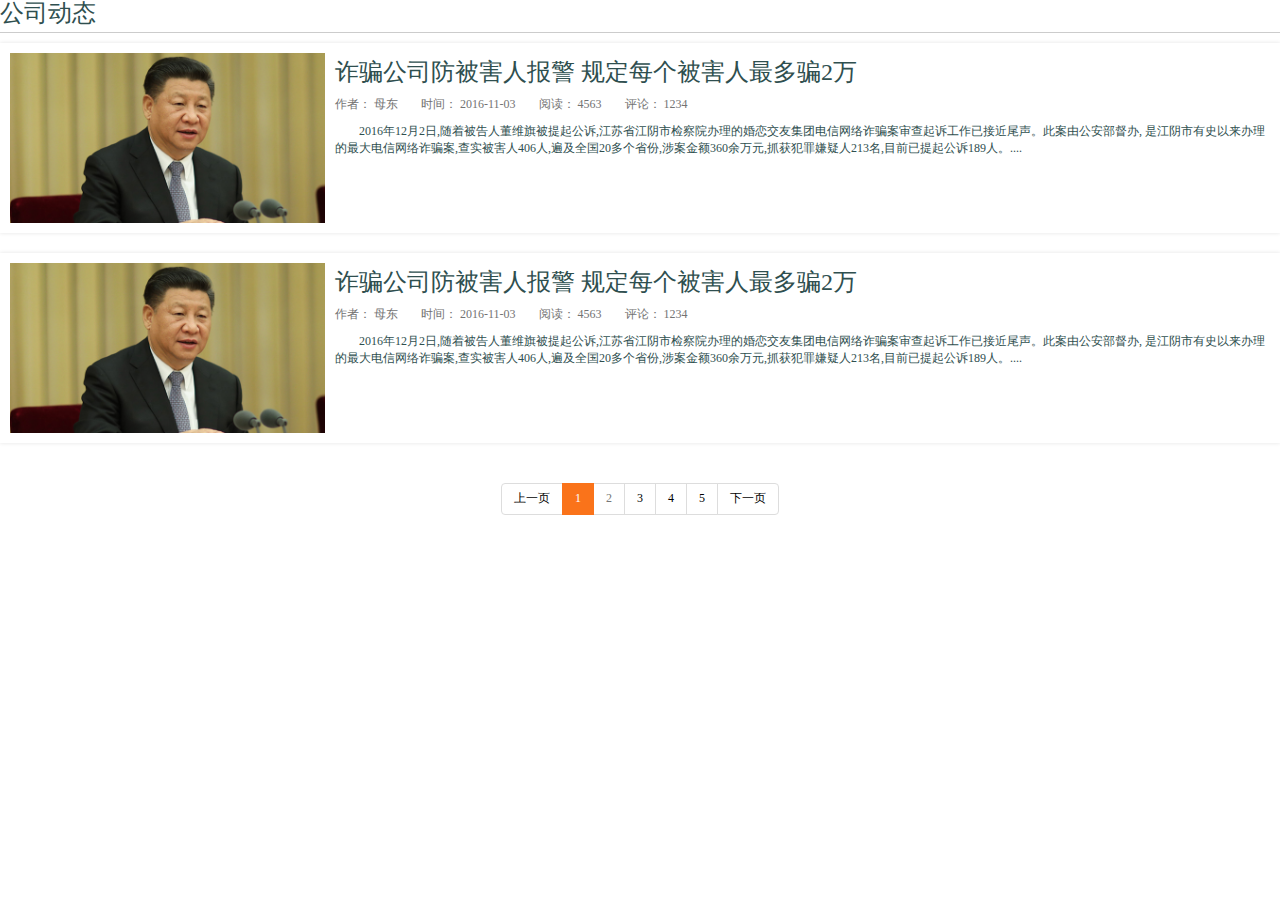
<file: news-company.html>
<!DOCTYPE html>
<html>
	<head>
		<meta charset="UTF-8">
		<title>新闻列表</title>
		
		<link rel="stylesheet" href="css/bootstrap.min.css" />
		<link rel="stylesheet" href="css/font-awesome.min.css" />
		<!--[if IE 7]>
		<link rel="stylesheet" href="css/font-awesome-ie7.min.css">
		<![endif]-->
		<link rel="stylesheet" href="css/base.css" />
		<link rel="stylesheet" href="css/common.css" />
		<link rel="stylesheet" type="text/css" href="css/site-category.css"/>
		
		<script type="text/javascript" src="js/jquery-1.11.1.min.js"></script>
		<script type="text/javascript" src="js/jquery-migrate-1.2.1.min.js"></script>
		<script type="text/javascript" src="js/bootstrap.min.js"></script>
		<script type="text/javascript" src="js/layer/layer.js" ></script>
		<script type="text/javascript">
			layer.load();
		</script>
	</head>
	<body>
		<h2 class="newsMarket-title">公司动态</h2>
		<ul class="newsMarket-list">
			<li>
				<div class="col-xs-3 padding-0 newsMarket-list-img">
					<a href="#"><img class="img-responsive" src="images/news-2.jpg" title="诈骗公司防被害人报警 规定每个被害人最多骗2万" /></a>
				</div>
				<div class="col-xs-9 padding-0 newsMarket-list-content">
					<h3 class="newsMarket-list-title"><a href="#">诈骗公司防被害人报警 规定每个被害人最多骗2万</a></h3>
					<p class="help-block newsMarket-list-info">
						<span>作者：  母东</span>
						<span>时间：  2016-11-03</span>
						<span>阅读：  4563</span>
						<span>评论：  1234</span>
					</p>
					<p class="newsMarket-list-text">
						<a href="#">
							2016年12月2日,随着被告人董维旗被提起公诉,江苏省江阴市检察院办理的婚恋交友集团电信网络诈骗案审查起诉工作已接近尾声。此案由公安部督办,
							是江阴市有史以来办理的最大电信网络诈骗案,查实被害人406人,遍及全国20多个省份,涉案金额360余万元,抓获犯罪嫌疑人213名,目前已提起公诉189人。....
						</a>
					<div class="pull-right">
						<div class="bdsharebuttonbox">
							<a href="#" class="bds_more" data-cmd="more"></a>
							<a href="#" class="bds_qzone" data-cmd="qzone" title="分享到QQ空间"></a>
							<a href="#" class="bds_tsina" data-cmd="tsina" title="分享到新浪微博"></a>
							<a href="#" class="bds_tqq" data-cmd="tqq" title="分享到腾讯微博"></a>
							<a href="#" class="bds_renren" data-cmd="renren" title="分享到人人网">
							</a><a href="#" class="bds_weixin" data-cmd="weixin" title="分享到微信"></a>
						</div>
						<script>window._bd_share_config={"common":{"bdSnsKey":{},"bdText":"","bdMini":"2","bdMiniList":false,"bdPic":"","bdStyle":"0","bdSize":"16"},"share":{},"image":{"viewList":["qzone","tsina","tqq","renren","weixin"],"viewText":"分享到：","viewSize":"16"},"selectShare":{"bdContainerClass":null,"bdSelectMiniList":["qzone","tsina","tqq","renren","weixin"]}};with(document)0[(getElementsByTagName('head')[0]||body).appendChild(createElement('script')).src='http://bdimg.share.baidu.com/static/api/js/share.js?v=89860593.js?cdnversion='+~(-new Date()/36e5)];</script>
					</div>
				</div>
			</li>
			
			<li>
				<div class="col-xs-3 padding-0 newsMarket-list-img">
					<a href="#"><img class="img-responsive" src="images/news-2.jpg" title="诈骗公司防被害人报警 规定每个被害人最多骗2万" /></a>
				</div>
				<div class="col-xs-9 padding-0 newsMarket-list-content">
					<h3 class="newsMarket-list-title"><a href="#">诈骗公司防被害人报警 规定每个被害人最多骗2万</a></h3>
					<p class="help-block newsMarket-list-info">
						<span>作者：  母东</span>
						<span>时间：  2016-11-03</span>
						<span>阅读：  4563</span>
						<span>评论：  1234</span>
					</p>
					<p class="newsMarket-list-text">
						<a href="#">
							2016年12月2日,随着被告人董维旗被提起公诉,江苏省江阴市检察院办理的婚恋交友集团电信网络诈骗案审查起诉工作已接近尾声。此案由公安部督办,
							是江阴市有史以来办理的最大电信网络诈骗案,查实被害人406人,遍及全国20多个省份,涉案金额360余万元,抓获犯罪嫌疑人213名,目前已提起公诉189人。....
						</a>
					<div class="pull-right">
						<div class="bdsharebuttonbox">
							<a href="#" class="bds_more" data-cmd="more"></a>
							<a href="#" class="bds_qzone" data-cmd="qzone" title="分享到QQ空间"></a>
							<a href="#" class="bds_tsina" data-cmd="tsina" title="分享到新浪微博"></a>
							<a href="#" class="bds_tqq" data-cmd="tqq" title="分享到腾讯微博"></a>
							<a href="#" class="bds_renren" data-cmd="renren" title="分享到人人网">
							</a><a href="#" class="bds_weixin" data-cmd="weixin" title="分享到微信"></a>
						</div>
						<script>window._bd_share_config={"common":{"bdSnsKey":{},"bdText":"","bdMini":"2","bdMiniList":false,"bdPic":"","bdStyle":"0","bdSize":"16"},"share":{},"image":{"viewList":["qzone","tsina","tqq","renren","weixin"],"viewText":"分享到：","viewSize":"16"},"selectShare":{"bdContainerClass":null,"bdSelectMiniList":["qzone","tsina","tqq","renren","weixin"]}};with(document)0[(getElementsByTagName('head')[0]||body).appendChild(createElement('script')).src='http://bdimg.share.baidu.com/static/api/js/share.js?v=89860593.js?cdnversion='+~(-new Date()/36e5)];</script>
					</div>
				</div>
			</li>
			
		</ul>
		
		<div class="site-pagination">
			<ul class="pagination pagination-md" >
			  <li><a href="#">上一页</a></li>
			  <li class="active"><a href="#">1</a></li>
			  <li class="disabled"><a href="#">2</a></li>
			  <li><a href="#">3</a></li>
			  <li><a href="#">4</a></li>
			  <li><a href="#">5</a></li>
			  <li><a href="#">下一页</a></li>
			</ul>
		</div>
		
		<script type="text/javascript">
			$(function(){
				layer.closeAll();
			})
		</script>
	</body>
</html>
</file>
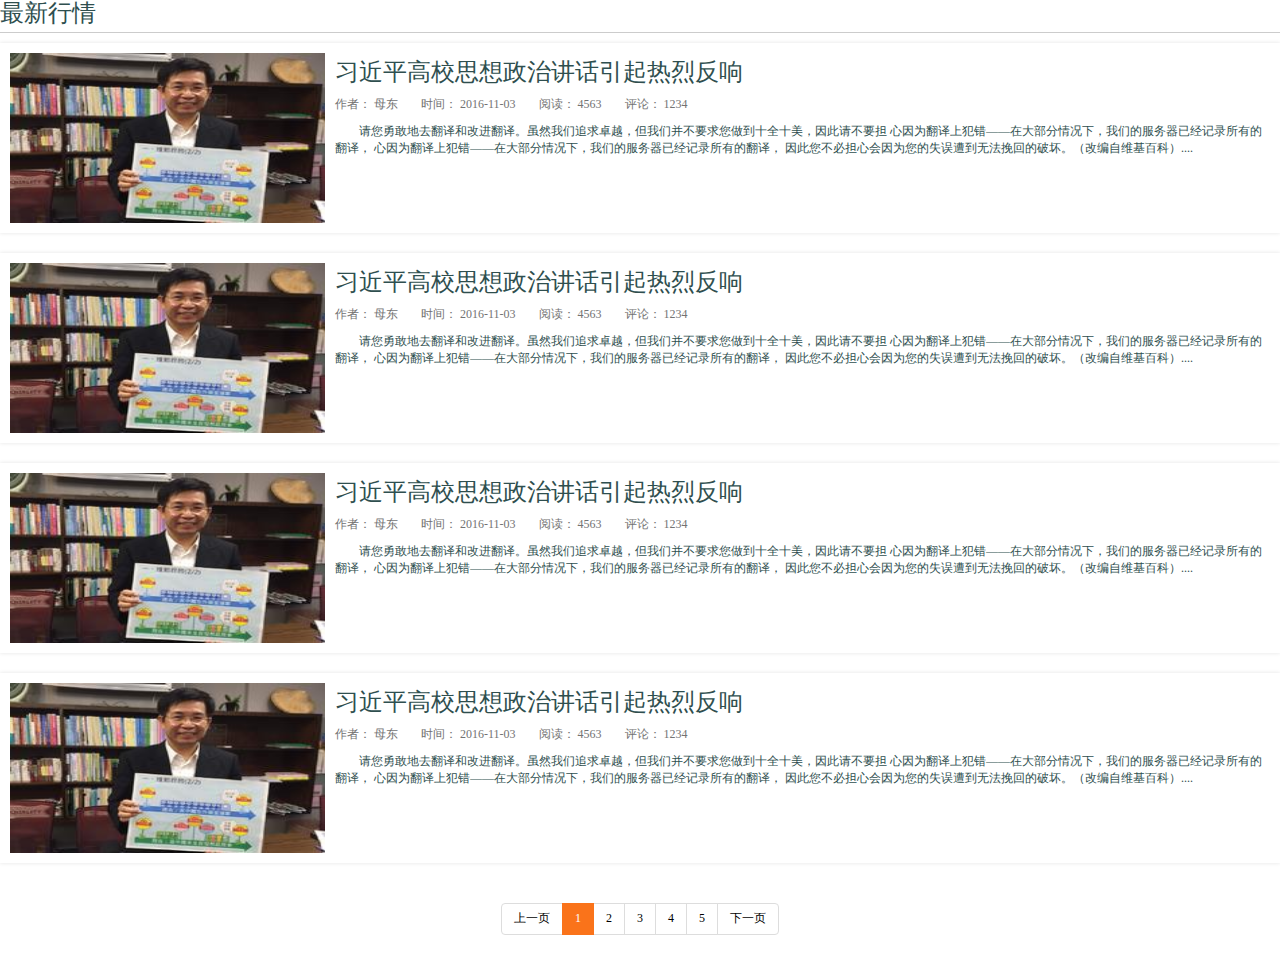
<file: news-market.html>
<!DOCTYPE html>
<html>
	<head>
		<meta charset="UTF-8">
		<title>新闻列表</title>
		
		<link rel="stylesheet" href="css/bootstrap.min.css" />
		<link rel="stylesheet" href="css/font-awesome.min.css" />
		<!--[if IE 7]>
		<link rel="stylesheet" href="css/font-awesome-ie7.min.css">
		<![endif]-->
		<link rel="stylesheet" href="css/base.css" />
		<link rel="stylesheet" href="css/common.css" />
		<link rel="stylesheet" type="text/css" href="css/site-category.css"/>
		
		<script type="text/javascript" src="js/jquery-1.11.1.min.js"></script>
		<script type="text/javascript" src="js/jquery-migrate-1.2.1.min.js"></script>
		<script type="text/javascript" src="js/bootstrap.min.js"></script>
		<script type="text/javascript" src="js/layer/layer.js" ></script>
		<script type="text/javascript">
			layer.load();
		</script>
	</head>
	<body>
		<h2 class="newsMarket-title">最新行情</h2>
		<ul class="newsMarket-list">
			<li>
				<div class="col-xs-3 padding-0 newsMarket-list-img">
					<a href="#"><img class="img-responsive" src="images/news-1.jpg" title="习近平高校思想政治讲话引起热烈反响" /></a>
				</div>
				<div class="col-xs-9 padding-0 newsMarket-list-content">
					<h3 class="newsMarket-list-title"><a href="#">习近平高校思想政治讲话引起热烈反响</a></h3>
					<p class="help-block newsMarket-list-info">
						<span>作者：  母东</span>
						<span>时间：  2016-11-03</span>
						<span>阅读：  4563</span>
						<span>评论：  1234</span>
					</p>
					<p class="newsMarket-list-text">
						<a href="#">
							请您勇敢地去翻译和改进翻译。虽然我们追求卓越，但我们并不要求您做到十全十美，因此请不要担
							心因为翻译上犯错——在大部分情况下，我们的服务器已经记录所有的翻译，
							心因为翻译上犯错——在大部分情况下，我们的服务器已经记录所有的翻译，
							因此您不必担心会因为您的失误遭到无法挽回的破坏。（改编自维基百科）....
						</a>
					<div class="pull-right">
						<div class="bdsharebuttonbox">
							<a href="#" class="bds_more" data-cmd="more"></a>
							<a href="#" class="bds_qzone" data-cmd="qzone" title="分享到QQ空间"></a>
							<a href="#" class="bds_tsina" data-cmd="tsina" title="分享到新浪微博"></a>
							<a href="#" class="bds_tqq" data-cmd="tqq" title="分享到腾讯微博"></a>
							<a href="#" class="bds_renren" data-cmd="renren" title="分享到人人网">
							</a><a href="#" class="bds_weixin" data-cmd="weixin" title="分享到微信"></a>
						</div>
						<script>window._bd_share_config={"common":{"bdSnsKey":{},"bdText":"","bdMini":"2","bdMiniList":false,"bdPic":"","bdStyle":"0","bdSize":"16"},"share":{},"image":{"viewList":["qzone","tsina","tqq","renren","weixin"],"viewText":"分享到：","viewSize":"16"},"selectShare":{"bdContainerClass":null,"bdSelectMiniList":["qzone","tsina","tqq","renren","weixin"]}};with(document)0[(getElementsByTagName('head')[0]||body).appendChild(createElement('script')).src='http://bdimg.share.baidu.com/static/api/js/share.js?v=89860593.js?cdnversion='+~(-new Date()/36e5)];</script>
					</div>
				</div>
			</li>
			<li>
				<div class="col-xs-3 padding-0 newsMarket-list-img">
					<a href="#"><img class="img-responsive" src="images/news-1.jpg" title="习近平高校思想政治讲话引起热烈反响" /></a>
				</div>
				<div class="col-xs-9 padding-0 newsMarket-list-content">
					<h3 class="newsMarket-list-title"><a href="#">习近平高校思想政治讲话引起热烈反响</a></h3>
					<p class="help-block newsMarket-list-info">
						<span>作者：  母东</span>
						<span>时间：  2016-11-03</span>
						<span>阅读：  4563</span>
						<span>评论：  1234</span>
					</p>
					<p class="newsMarket-list-text">
						<a href="#">
							请您勇敢地去翻译和改进翻译。虽然我们追求卓越，但我们并不要求您做到十全十美，因此请不要担
							心因为翻译上犯错——在大部分情况下，我们的服务器已经记录所有的翻译，
							心因为翻译上犯错——在大部分情况下，我们的服务器已经记录所有的翻译，
							因此您不必担心会因为您的失误遭到无法挽回的破坏。（改编自维基百科）....
						</a>
					<div class="pull-right">
						<div class="bdsharebuttonbox">
							<a href="#" class="bds_more" data-cmd="more"></a>
							<a href="#" class="bds_qzone" data-cmd="qzone" title="分享到QQ空间"></a>
							<a href="#" class="bds_tsina" data-cmd="tsina" title="分享到新浪微博"></a>
							<a href="#" class="bds_tqq" data-cmd="tqq" title="分享到腾讯微博"></a>
							<a href="#" class="bds_renren" data-cmd="renren" title="分享到人人网">
							</a><a href="#" class="bds_weixin" data-cmd="weixin" title="分享到微信"></a>
						</div>
						<script>window._bd_share_config={"common":{"bdSnsKey":{},"bdText":"","bdMini":"2","bdMiniList":false,"bdPic":"","bdStyle":"0","bdSize":"16"},"share":{},"image":{"viewList":["qzone","tsina","tqq","renren","weixin"],"viewText":"分享到：","viewSize":"16"},"selectShare":{"bdContainerClass":null,"bdSelectMiniList":["qzone","tsina","tqq","renren","weixin"]}};with(document)0[(getElementsByTagName('head')[0]||body).appendChild(createElement('script')).src='http://bdimg.share.baidu.com/static/api/js/share.js?v=89860593.js?cdnversion='+~(-new Date()/36e5)];</script>
					</div>
				</div>
			</li>
			<li>
				<div class="col-xs-3 padding-0 newsMarket-list-img">
					<a href="#"><img class="img-responsive" src="images/news-1.jpg" title="习近平高校思想政治讲话引起热烈反响" /></a>
				</div>
				<div class="col-xs-9 padding-0 newsMarket-list-content">
					<h3 class="newsMarket-list-title"><a href="#">习近平高校思想政治讲话引起热烈反响</a></h3>
					<p class="help-block newsMarket-list-info">
						<span>作者：  母东</span>
						<span>时间：  2016-11-03</span>
						<span>阅读：  4563</span>
						<span>评论：  1234</span>
					</p>
					<p class="newsMarket-list-text">
						<a href="#">
							请您勇敢地去翻译和改进翻译。虽然我们追求卓越，但我们并不要求您做到十全十美，因此请不要担
							心因为翻译上犯错——在大部分情况下，我们的服务器已经记录所有的翻译，
							心因为翻译上犯错——在大部分情况下，我们的服务器已经记录所有的翻译，
							因此您不必担心会因为您的失误遭到无法挽回的破坏。（改编自维基百科）....
						</a>
					<div class="pull-right">
						<div class="bdsharebuttonbox">
							<a href="#" class="bds_more" data-cmd="more"></a>
							<a href="#" class="bds_qzone" data-cmd="qzone" title="分享到QQ空间"></a>
							<a href="#" class="bds_tsina" data-cmd="tsina" title="分享到新浪微博"></a>
							<a href="#" class="bds_tqq" data-cmd="tqq" title="分享到腾讯微博"></a>
							<a href="#" class="bds_renren" data-cmd="renren" title="分享到人人网">
							</a><a href="#" class="bds_weixin" data-cmd="weixin" title="分享到微信"></a>
						</div>
						<script>window._bd_share_config={"common":{"bdSnsKey":{},"bdText":"","bdMini":"2","bdMiniList":false,"bdPic":"","bdStyle":"0","bdSize":"16"},"share":{},"image":{"viewList":["qzone","tsina","tqq","renren","weixin"],"viewText":"分享到：","viewSize":"16"},"selectShare":{"bdContainerClass":null,"bdSelectMiniList":["qzone","tsina","tqq","renren","weixin"]}};with(document)0[(getElementsByTagName('head')[0]||body).appendChild(createElement('script')).src='http://bdimg.share.baidu.com/static/api/js/share.js?v=89860593.js?cdnversion='+~(-new Date()/36e5)];</script>
					</div>
				</div>
			</li>
			<li>
				<div class="col-xs-3 padding-0 newsMarket-list-img">
					<a href="#"><img class="img-responsive" src="images/news-1.jpg" title="习近平高校思想政治讲话引起热烈反响" /></a>
				</div>
				<div class="col-xs-9 padding-0 newsMarket-list-content">
					<h3 class="newsMarket-list-title"><a href="#">习近平高校思想政治讲话引起热烈反响</a></h3>
					<p class="help-block newsMarket-list-info">
						<span>作者：  母东</span>
						<span>时间：  2016-11-03</span>
						<span>阅读：  4563</span>
						<span>评论：  1234</span>
					</p>
					<p class="newsMarket-list-text">
						<a href="#">
							请您勇敢地去翻译和改进翻译。虽然我们追求卓越，但我们并不要求您做到十全十美，因此请不要担
							心因为翻译上犯错——在大部分情况下，我们的服务器已经记录所有的翻译，
							心因为翻译上犯错——在大部分情况下，我们的服务器已经记录所有的翻译，
							因此您不必担心会因为您的失误遭到无法挽回的破坏。（改编自维基百科）....
						</a>
					<div class="pull-right">
						<div class="bdsharebuttonbox">
							<a href="#" class="bds_more" data-cmd="more"></a>
							<a href="#" class="bds_qzone" data-cmd="qzone" title="分享到QQ空间"></a>
							<a href="#" class="bds_tsina" data-cmd="tsina" title="分享到新浪微博"></a>
							<a href="#" class="bds_tqq" data-cmd="tqq" title="分享到腾讯微博"></a>
							<a href="#" class="bds_renren" data-cmd="renren" title="分享到人人网">
							</a><a href="#" class="bds_weixin" data-cmd="weixin" title="分享到微信"></a>
						</div>
						<script>window._bd_share_config={"common":{"bdSnsKey":{},"bdText":"","bdMini":"2","bdMiniList":false,"bdPic":"","bdStyle":"0","bdSize":"16"},"share":{},"image":{"viewList":["qzone","tsina","tqq","renren","weixin"],"viewText":"分享到：","viewSize":"16"},"selectShare":{"bdContainerClass":null,"bdSelectMiniList":["qzone","tsina","tqq","renren","weixin"]}};with(document)0[(getElementsByTagName('head')[0]||body).appendChild(createElement('script')).src='http://bdimg.share.baidu.com/static/api/js/share.js?v=89860593.js?cdnversion='+~(-new Date()/36e5)];</script>
					</div>
				</div>
			</li>
			
		</ul>
		
		<div class="site-pagination">
			<ul class="pagination pagination-md" >
			  <li><a href="#">上一页</a></li>
			  <li class="active"><a href="#">1</a></li>
			  <li><a href="#">2</a></li>
			  <li><a href="#">3</a></li>
			  <li><a href="#">4</a></li>
			  <li><a href="#">5</a></li>
			  <li><a href="#">下一页</a></li>
			</ul>
		</div>
		
		<script type="text/javascript">
			$(function(){
				layer.closeAll();
			})
		</script>
	</body>
</html>
</file>
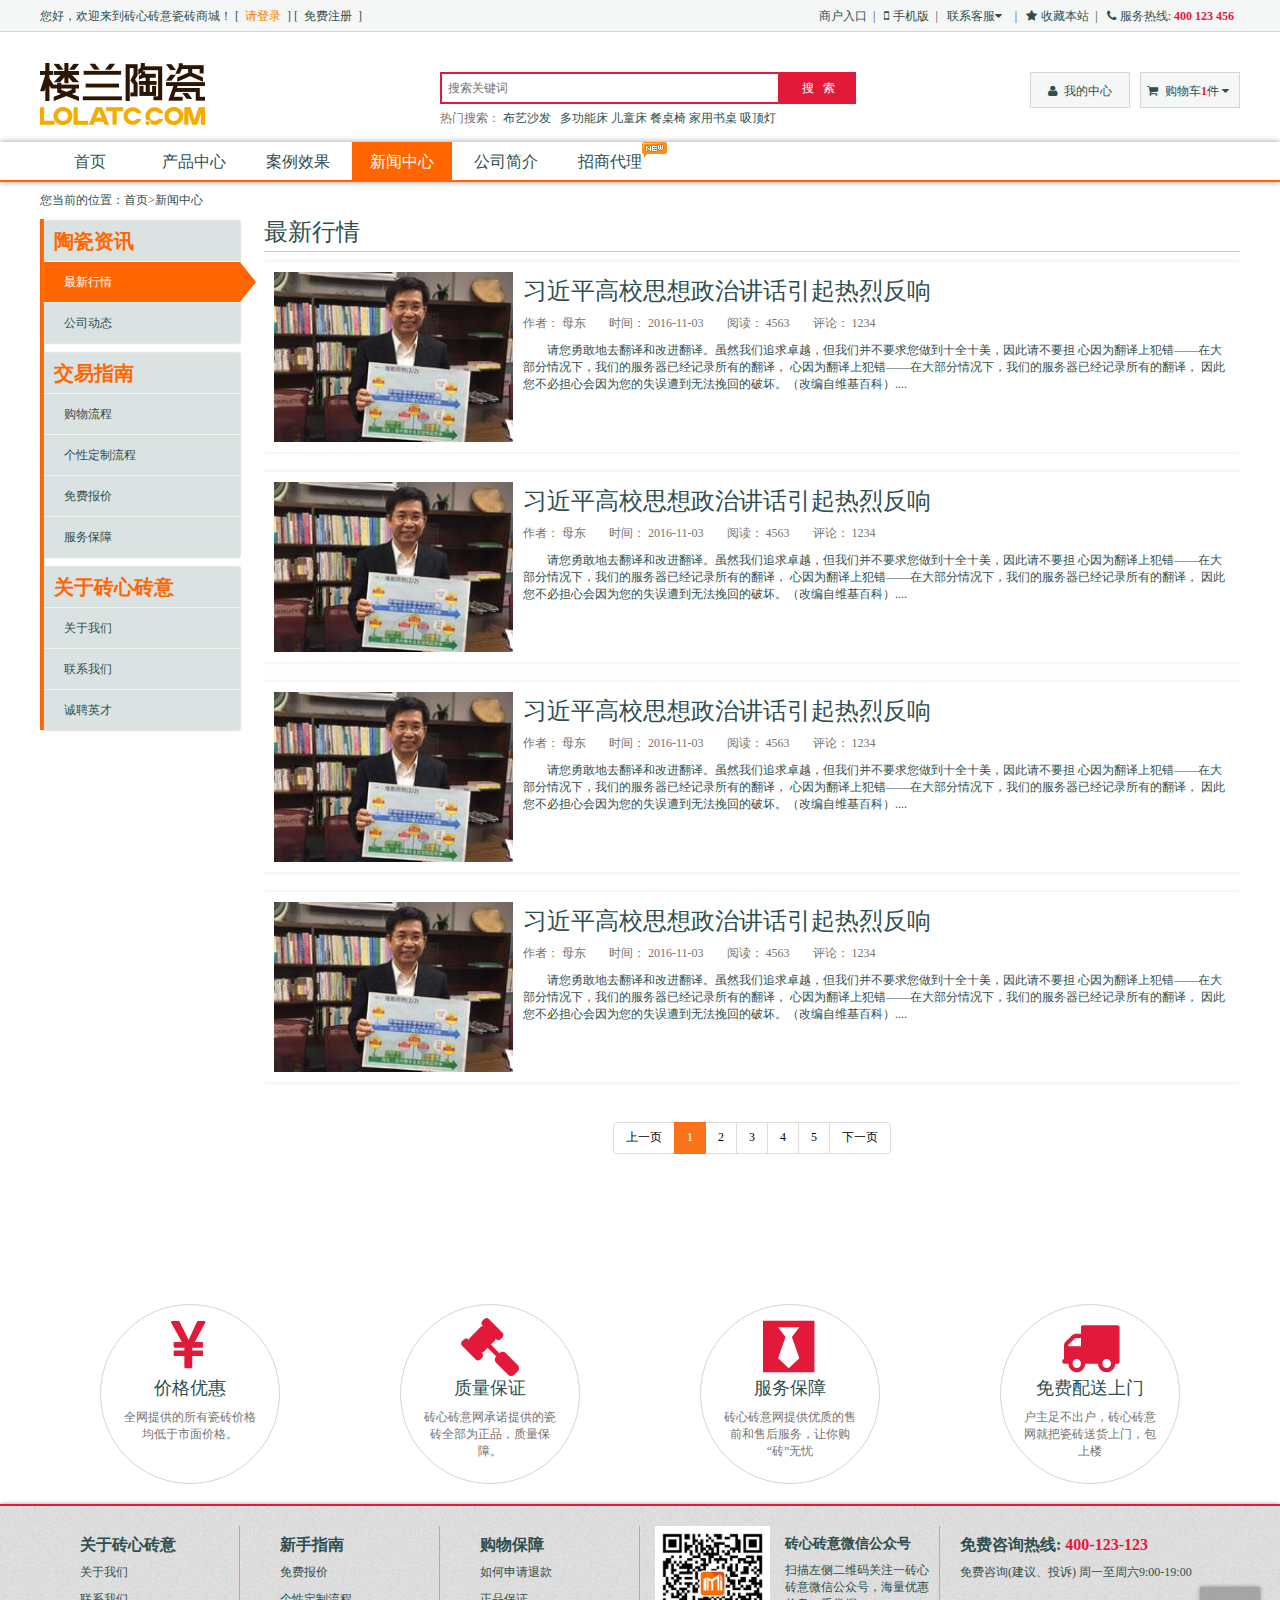
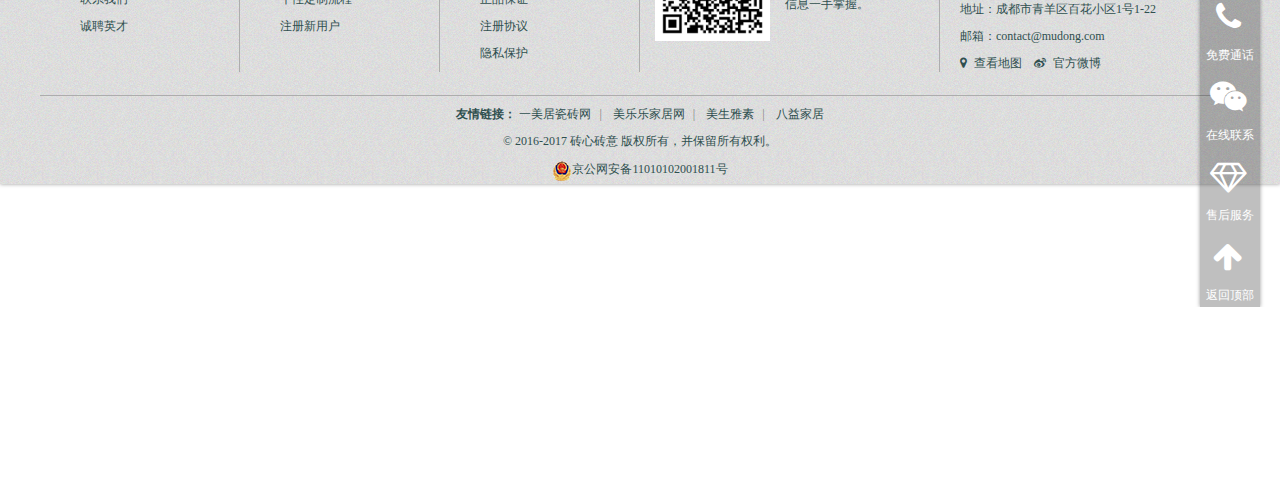
<file: news.html>
<!DOCTYPE html>
<html>
	<head>
		<meta charset="utf-8">
		<meta http-equiv="content-type" content="text/html; charset=UTF-8">
		<title>新闻中心—线上瓷砖商城</title>
		<meta http-equiv="X-UA-Compatible" content="IE=edge,chrome=1">
		<meta name="applicable-device" content="pc,mobile">
		<meta name="keywords" content="砖心砖意——网上瓷砖商城" />
		<meta name="viewport" content="width=device-width,initial-scale=1,maximum-scale=1,user-scalable=no">
		<meta name='description' content="砖心砖意——网上瓷砖商城" />
		<meta name='author' content="母东" />   
		<link rel="icon" type="image/x-icon" href="images/icon.png" />
		<!--[if lt IE 9]>
		<script src="http://apps.bdimg.com/libs/html5shiv/r29/html5.js"></script>
		<![endif]-->
		<!--[if lt IE 9]>
		<script src="http://itbyc.com/templets/yang/js/modernizr.js"></script>
		<![endif]-->
		<link rel="stylesheet" href="css/bootstrap.min.css" />
		<link rel="stylesheet" href="css/font-awesome.min.css" />
		<!--[if IE 7]>
		<link rel="stylesheet" href="css/font-awesome-ie7.min.css">
		<![endif]-->
		<link rel="stylesheet" href="css/base.css" />
		<link rel="stylesheet" href="css/common.css" />
		<link rel="stylesheet" href="css/site-category.css" />
		<link rel="stylesheet" href="css/animate.css" />
		<link rel="stylesheet" href="css/animate-element.css" />

		<script type="text/javascript" src="js/jquery-1.11.1.min.js"></script>
		<script type="text/javascript" src="js/jquery-migrate-1.2.1.min.js"></script>
		<script type="text/javascript" src="js/bootstrap.min.js"></script>
		<script type="text/javascript" src="js/base.js" ></script>
		<script type="text/javascript" src="js/jquery.easing.1.3.js" ></script>
		<script type="text/javascript" src="js/slider.js" ></script>
		<script type="text/javascript" src="js/onscroll.js"></script>
		<script type="text/javascript" src="js/jquery.rollGallery_md.js"></script>
		
	</head>
	<body>
		<!--顶部信息-->
		<div class="site-top animated fadeInDown">
			<div class="site-container clearfix">
				<div class="pull-left">
					<span>您好，欢迎来到砖心砖意瓷砖商城！</span> 
					[&nbsp;&nbsp;<a href="#" class="site-top-login">请登录</a>&nbsp;&nbsp;]
					[&nbsp;&nbsp;<a href="#" class="site-top-reg">免费注册</a>&nbsp;&nbsp;]
				</div>
				<div class="pull-right site-top-right">
					<ul>
						<li>
							<a href="#">商户入口</a>|
						</li>
						<li class="app-web">
							<a href="#"><i class="fa fa-mobile" ></i>手机版</i></a>|
							<dl class="app-web-menu">
								<dd>
									<img src="images/app.jpg" title="微信"/>
								</dd>
							</dl>
						</li>
						<li class="help-center">
							<a href="#" >
								联系客服<i class="fa fa-caret-down help-icon-down"></i>
							</a>|
							<dl class="help-center-menu text-center">
								<dd>
									<a href="#">消费者客服</a>
								</dd>
								<dd>
									<a href="#">商户客服</a>
								</dd>
							</dl>
						</li>
						<li>
							<a href="#"><i class="fa fa-star"></i>收藏本站</a>|
						</li>
						<li>
							<a href="#"><i class="fa fa-phone"></i>服务热线:&nbsp;<span class="red bold">400 123 456</span></a>
						</li>
					</ul>
				</div>
			</div>
		</div>
		
		<!--头部及搜索-->  
		<div class="site-head">
			<div class="site-container head-container clearfix">
				<div class="log animated lightSpeedIn pull-left">
					<a href="index.html"><img title="砖心砖意——网上瓷砖商城" src="images/logo.png"></a>
				</div>
				<div class="search pull-left">
					<form action="" method="post" class="col-xs-12">
						<input type="text" placeholder="搜索关键词" class="search-keywords pull-left" autocomplete="off" name="keywords"/>
						<input type="submit" class="search-submit pull-left" value="搜   索">
					</form>
					<p class="help-block">热门搜索：
						<a href="#">布艺沙发</a> 
						<a href="#">多功能床</a> 
						<a href="#">儿童床</a>
						<a href="#">餐桌椅</a>
						<a href="#">家用书桌</a>
						<a href="#">吸顶灯</a>
					</p>
				</div>
				<div class="head-right pull-right">
					<div class="user-center" href="#">
						<a href="#"><i class="fa fa-user"></i>  我的中心</a>
					</div>
					<div class="shop-car pull-right" href="#">
						<a href="#"><i class="fa fa-shopping-cart"></i>  购物车<b class="red">1</b>件    <i class="fa fa-caret-down shop-car-icon-down"></i></a>
						
						<ul class="shop-car-ul animated fadeIn">
							<li>
								你的购物车还没有商品，快去选购商品吧！
							</li>
							<li>
								<a href="#" title="EQ88331A 全抛釉 800x800mm价格EQ88331A 全抛釉EQ88331A 全抛釉EQ88331A 全抛釉：128.00元">
									<div class="col-xs-2 padding-0" >
										<img src="images/cizhuan1.png" width="36" height="36"  />
									</div>
									<div class="col-xs-10 padding-0 shop-car-title" >
										EQ88331A 全抛釉 800x800mm价格EQ88331A 全抛釉EQ88331A 全抛釉EQ88331A 全抛釉：50.00元
									</div>
								</a>
							</li>
							<li>
								<a href="#" title="EQ88331A 全抛釉 800x800mm价格EQ88331A 全抛釉EQ88331A 全抛釉EQ88331A 全抛釉：128.00元">
									<div class="col-xs-2 padding-0" >
										<img src="images/cizhuan1.png" width="36" height="36"  />
									</div>
									<div class="col-xs-10 padding-0 shop-car-title" >
										全抛釉 800x800m：<b class="red">100.00</b>元
									</div> 
								</a>
							</li>
							<p class="shop-car-pay">
								<span>总计：<b class="red">150</b>元</span>
								<button class="btn btn-sm btn-info">立即支付</button>
							</p>
						</ul>
					</div>
				</div>
			</div>
		</div>
		
		<!--导航-->
		<div class="site-nav">
			<div class="site-container">
				<div class="nav-list-ul pull-left">
					<a href="index.html" >首页</a>
					<a href="product.html">产品中心</a>
					<a href="case.html">案例效果</a>
					<a href="news.html?active_news=0" class="nav-active">新闻中心</a>
					<a href="company.html">公司简介</a>
					<a href="agency.html">
						招商代理
						<img src="images/nav-new.gif" />
					</a>
				</div>
			</div>
		</div>
		
		<!--位置-->
		<div class="site-location">
			<div class="site-container">
				<p>您当前的位置：<a href="index.html">首页</a>><a href="product.html">新闻中心</a></p>
			</div>
		</div>
		
		<!--新闻导航内容-->
		<div class="site-newsCenter">
			<div class="site-container clearfix">
				<div class="col-xs-2 padding-0 news-left">
					<ul class="news-left-nav">
						<h2>陶瓷资讯</h2>
						<li><a href="news-market.html" target="iframepage">最新行情<i></i></a></li>
						<li><a href="news-company.html" target="iframepage">公司动态<i></i></a></li>
					</ul>
					
					<ul class="news-left-nav">
						<h2>交易指南</h2>
						<li><a href="shopping-progress.html" target="iframepage">购物流程<i></i></a></li>
						<li><a href="custommade-progress.html" target="iframepage">个性定制流程<i></i></a></li>
						<li><a href="free-estimate.html" target="iframepage">免费报价<i></i></a></li>
						<li><a href="product-detail.html" target="iframepage">服务保障<i></i></a></li>
					</ul>
					
					<ul class="news-left-nav">
						<h2>关于砖心砖意</h2>
						<li><a href="product-detail.html" target="iframepage">关于我们<i></i></a></li>
						<li><a href="product-detail.html" target="contentFrame">联系我们<i></i></a></li>
						<li><a href="product-detail.html" target="iframepage">诚聘英才<i></i></a></li>
					</ul>
				</div>
				
				<div class="col-xs-10 padding-0 news-right">
					<iframe id="iframepage" name="iframepage" class="news-content-iframe" 
						 marginheight="0" marginwidth="0" frameborder="0"  scrolling="no" height="0"
						src=""  onLoad="iFrameHeight()">
					</iframe>
					<script type="text/javascript" language="javascript">
					    function iFrameHeight() {
					        var ifm= document.getElementById("iframepage");
					        var subWeb = document.frames ? document.frames["iframepage"].document :ifm.contentDocument;
				            if(ifm != null && subWeb != null) {
				            	ifm.height = subWeb.body.scrollHeight + 100;
				            }
					    }
					</script> 
				</div>
			</div>
		</div>
		
		<!--专属服务-->
		<div class="site-service">
			<div class="site-container clearfix">
				<ul class="service-list">
					<li class="col-xs-3 padding-0 animate-element scale-up">
						<div class="service">
							<span class="serice-img"><i class="fa fa-rmb red"></i></span>
							<h4 class="text-center">价格优惠</h4>
							<p class="help-block text-center">全网提供的所有瓷砖价格均低于市面价格。</p>
						</div>
					</li>
					<li class="col-xs-3 padding-0 animate-element scale-up">
						<div class="service">
							<span class="serice-img"><i class="fa fa-gavel red"></i></span>
							<h4 class="text-center">质量保证</h4>
							<p class="help-block text-center">砖心砖意网承诺提供的瓷砖全部为正品，质量保障。</p>
						</div>
					</li>
					<li class="col-xs-3 padding-0 animate-element scale-up">
						<div class="service">
							<span class="serice-img"><i class="fa fa-black-tie red"></i></span>
							<h4 class="text-center">服务保障</h4>
							<p class="help-block text-center">砖心砖意网提供优质的售前和售后服务，让你购“砖”无忧</p>
						</div>
					</li>
					<li class="col-xs-3 padding-0 animate-element scale-up">
						<div class="service">
							<span class="serice-img"><i class="fa fa-truck red"></i></span>
							<h4 class="text-center">免费配送上门</h4>
							<p class="help-block text-center">户主足不出户，砖心砖意网就把瓷砖送货上门，包上楼</p>
						</div>
					</li>
				</ul>
			</div>
		</div>
		<!--网页底部-->
		<div class="site-footer">
			<div class="site-container">
				<ul class="footer clearfix">
					<li class="col-xs-2">
						<div class="footer-about">
							<div>
								<h3>关于砖心砖意</h3>
								<p><a href="#">关于我们</a></p>
								<p><a href="#">联系我们</a></p>
								<p><a href="#">诚聘英才</a></p>
							</div>
						</div>
					</li>
					<li class="col-xs-2">
						<div class="footer-about">
							<div>
								<h3>新手指南</h3>
								<p><a href="#">免费报价</a></p>
								<p><a href="#">个性定制流程</a></p>
								<p><a href="#">注册新用户</a></p>
							</div>
						</div>
					</li>
					<li class="col-xs-2">
						<div class="footer-about">
							<div>
								<h3>购物保障</h3>
								<p><a href="#">如何申请退款</a></p>
								<p><a href="#">正品保证</a></p>
								<p><a href="#">注册协议</a></p>
								<p><a href="#">隐私保护</a></p>
							</div>
						</div>
					</li>
					<li class="col-xs-3">
						<div class="footer-weixin">
							<div class="col-xs-6">
								<img src="images/weixin.jpg" width="132" height="132" class="img-responsive" />
							</div>
							<div class="col-xs-6 padding-0">
								<h4><strong>砖心砖意微信公众号</strong></h4>
								<p>
									扫描左侧二维码关注一砖心砖意微信公众号，海量优惠信息一手掌握。
								</p>
							</div>
						</div>
					</li>
					<li class="col-xs-3">
						<div class="footer-contact">
							<div>
								<h3 title="电话">免费咨询热线:  <strong class="red">400-123-123</strong></h3>
								<address>
									免费咨询(建议、投诉)   周一至周六9:00-19:00
								</address>
								<p>地址：成都市青羊区百花小区1号1-22</p>
								<p>邮箱：<a href="mailto:#">contact@mudong.com</a></p>
								<p>
									<a href="#" title="地图"><i class="fa fa-map-marker"></i>   查看地图</a>&nbsp;&nbsp;&nbsp;
									<a href="#" title="微博"><i class="fa fa-weibo"></i>   官方微博</a>
								</p>
							</div>
						</div>
					</li>
					
				</ul>
				<p class="footer-friendlink text-center">
						<strong>友情链接：</strong>
						<a href="#">一美居瓷砖网</a><em>|</em>
						<a href="#">美乐乐家居网</a><em>|</em>
						<a href="#">美生雅素</a><em>|</em>
						<a href="#">八益家居</a>
					</p>
				<p class="text-center">
					© 2016-2017  砖心砖意 版权所有，并保留所有权利。
					<!--cnzz统计-->
					<script type="text/javascript">var cnzz_protocol = (("https:" == document.location.protocol) ? " https://" : " http://");document.write(unescape("%3Cspan id='cnzz_stat_icon_1260570491'%3E%3C/span%3E%3Cscript src='" + cnzz_protocol + "s95.cnzz.com/z_stat.php%3Fid%3D1260570491%26show%3Dpic' type='text/javascript'%3E%3C/script%3E"));</script>
				</p>
				<p class="text-center">
					<a href="#"><img src="images/beian.png" />京公网安备11010102001811号</a>
				</p>
			</div>
		</div>
		
		<!--侧边栏-->
		<div class="floatfile">
			<a href="#" title="免费通话">
				<span><i class="fa fa-phone"></i></span>
				<p>免费通话</p>
				<div class="free-phone animated fadeIn">
					<input type="text" class="form-control input-sm" placeholder="请输入您的电话" />
					<input class="btn btn-sm btn-info" value="立即通话" type="button">
				</div>
			</a>
			<a href="#" title="在线联系">
				<span><i class="fa fa-wechat"></i></span>
				<p>在线联系</p>
			</a>
			<a href="#" title="售后服务">
				<span><i class="fa fa-diamond"></i></span>
				<p>售后服务</p>
			</a>
			<a href="#" title="返回顶部">
				<span><i class="fa fa-arrow-up"></i></span>
				<p>返回顶部</p>
			</a>
		</div>
		<!--底部js脚本-->
		
		
		
		<script type="text/javascript" src="js/md-js.js"></script>
		
		<script type="text/javascript">
			//这里是做指定导航页面
			var active_news = getQueryStringKeyItem('active_news', window.location.search);
			$(".news-left-nav li").removeClass('active');
			$(".news-left-nav li").eq(active_news).addClass("active");
			var target_src = $(".news-left-nav li").eq(active_news).children("a").attr("href");
			$("#iframepage").attr("src", target_src);
		</script>
		
		<!--百度分享代码-->	
		<script>window._bd_share_config={"common":{"bdSnsKey":{},"bdText":"","bdMini":"2","bdMiniList":false,"bdPic":"","bdStyle":"0","bdSize":"16"},"slide":{"type":"slide","bdImg":"4","bdPos":"left","bdTop":"100"},"selectShare":{"bdContainerClass":null,"bdSelectMiniList":["qzone","tsina","tqq","renren","weixin"]}};with(document)0[(getElementsByTagName('head')[0]||body).appendChild(createElement('script')).src='http://bdimg.share.baidu.com/static/api/js/share.js?v=89860593.js?cdnversion='+~(-new Date()/36e5)];</script>
	
	</body>
</html>
</file>
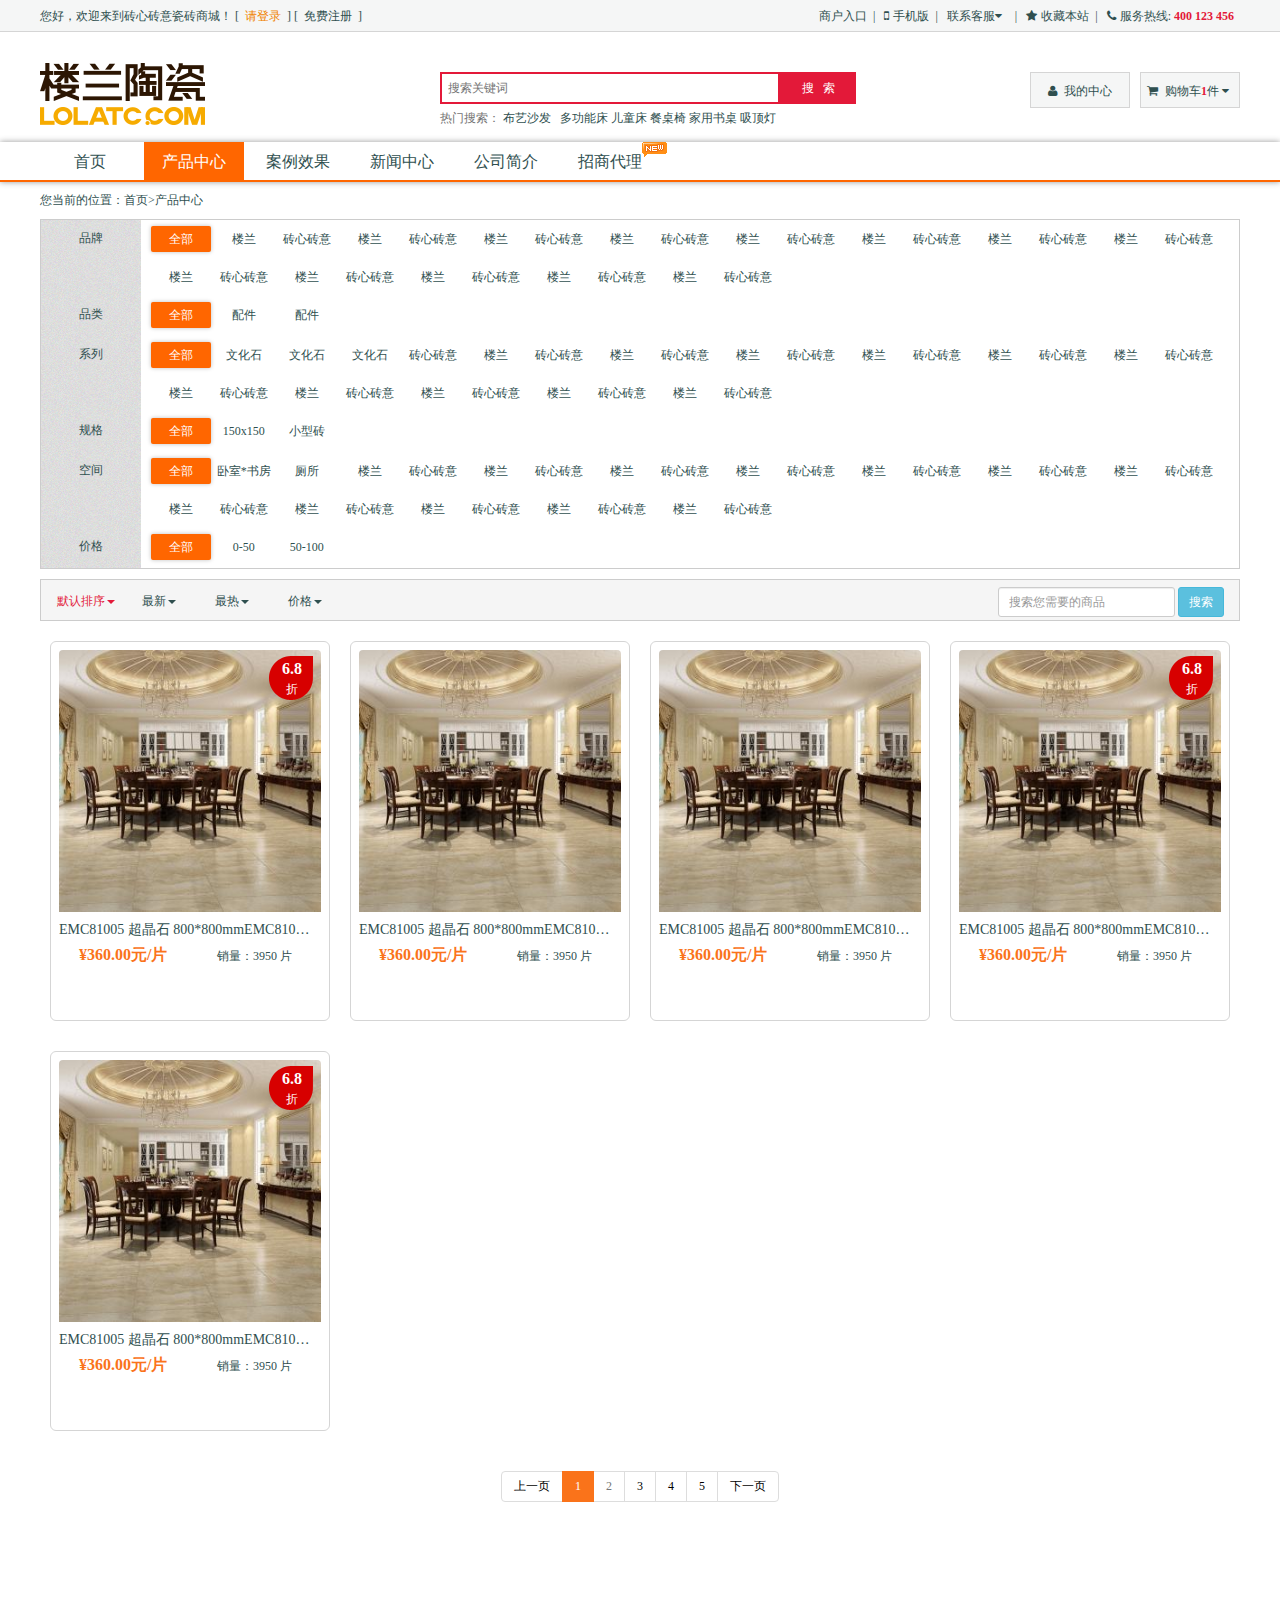
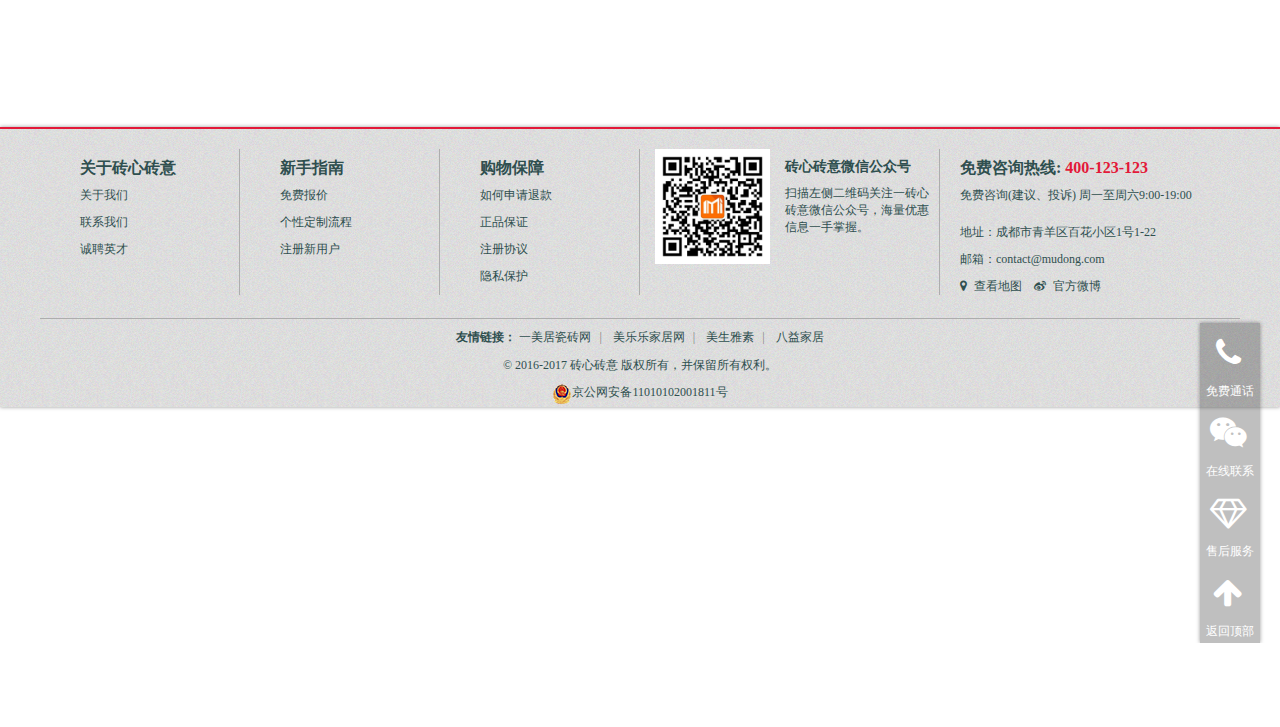
<file: product.html>
<!DOCTYPE html>
<html>
	<head>
		<meta charset="utf-8">
		<meta http-equiv="content-type" content="text/html; charset=UTF-8">
		<title>产品中心—线上瓷砖商城</title>
		<meta http-equiv="X-UA-Compatible" content="IE=edge,chrome=1">
		<meta name="applicable-device" content="pc,mobile">
		<meta name="keywords" content="砖心砖意——网上瓷砖商城" />
		<meta name="viewport" content="width=device-width,initial-scale=1,maximum-scale=1,user-scalable=no">
		<meta name='description' content="砖心砖意——网上瓷砖商城" />
		<meta name='author' content="母东" />   
		<link rel="icon" type="image/x-icon" href="images/icon.png" />
		<!--[if lt IE 9]>
		<script src="http://apps.bdimg.com/libs/html5shiv/r29/html5.js"></script>
		<![endif]-->
		<!--[if lt IE 9]>
		<script src="http://itbyc.com/templets/yang/js/modernizr.js"></script>
		<![endif]-->
		<link rel="stylesheet" href="css/bootstrap.min.css" />
		<link rel="stylesheet" href="css/font-awesome.min.css" />
		<!--[if IE 7]>
		<link rel="stylesheet" href="css/font-awesome-ie7.min.css">
		<![endif]-->
		<link rel="stylesheet" href="css/base.css" />
		<link rel="stylesheet" href="css/common.css" />
		<link rel="stylesheet" href="css/site-category.css" />
		<link rel="stylesheet" href="css/animate.css" />
		<link rel="stylesheet" href="css/animate-element.css" />

		<script type="text/javascript" src="js/jquery-1.11.1.min.js"></script>
		<script type="text/javascript" src="js/jquery-migrate-1.2.1.min.js"></script>
		<script type="text/javascript" src="js/bootstrap.min.js"></script>
		<script type="text/javascript" src="js/jquery.easing.1.3.js" ></script>
		<script type="text/javascript" src="js/slider.js" ></script>
		<script type="text/javascript" src="js/onscroll.js"></script>
		<script type="text/javascript" src="js/jquery.rollGallery_md.js"></script>
	</head>
	<body>
		<!--顶部信息-->
		<div class="site-top animated fadeInDown">
			<div class="site-container clearfix">
				<div class="pull-left">
					<span>您好，欢迎来到砖心砖意瓷砖商城！</span> 
					[&nbsp;&nbsp;<a href="#" class="site-top-login">请登录</a>&nbsp;&nbsp;]
					[&nbsp;&nbsp;<a href="#" class="site-top-reg">免费注册</a>&nbsp;&nbsp;]
				</div>
				<div class="pull-right site-top-right">
					<ul>
						<li>
							<a href="#">商户入口</a>|
						</li>
						<li class="app-web">
							<a href="#"><i class="fa fa-mobile" ></i>手机版</i></a>|
							<dl class="app-web-menu">
								<dd>
									<img src="images/app.jpg" title="微信"/>
								</dd>
							</dl>
						</li>
						<li class="help-center">
							<a href="#" >
								联系客服<i class="fa fa-caret-down help-icon-down"></i>
							</a>|
							<dl class="help-center-menu text-center">
								<dd>
									<a href="#">消费者客服</a>
								</dd>
								<dd>
									<a href="#">商户客服</a>
								</dd>
							</dl>
						</li>
						<li>
							<a href="#"><i class="fa fa-star"></i>收藏本站</a>|
						</li>
						<li>
							<a href="#"><i class="fa fa-phone"></i>服务热线:&nbsp;<span class="red bold">400 123 456</span></a>
						</li>
					</ul>
				</div>
			</div>
		</div>
		
		<!--头部及搜索-->  
		<div class="site-head">
			<div class="site-container head-container clearfix">
				<div class="log animated lightSpeedIn pull-left">
					<a href="index.html"><img title="砖心砖意——网上瓷砖商城" src="images/logo.png"></a>
				</div>
				<div class="search pull-left">
					<form action="" method="post" class="col-xs-12">
						<input type="text" placeholder="搜索关键词" class="search-keywords pull-left" autocomplete="off" name="keywords"/>
						<input type="submit" class="search-submit pull-left" value="搜   索">
					</form>
					<p class="help-block">热门搜索：
						<a href="#">布艺沙发</a> 
						<a href="#">多功能床</a> 
						<a href="#">儿童床</a>
						<a href="#">餐桌椅</a>
						<a href="#">家用书桌</a>
						<a href="#">吸顶灯</a>
					</p>
				</div>
				<div class="head-right pull-right">
					<div class="user-center" href="#">
						<a href="#"><i class="fa fa-user"></i>  我的中心</a>
					</div>
					<div class="shop-car pull-right" href="#">
						<a href="#"><i class="fa fa-shopping-cart"></i>  购物车<b class="red">1</b>件    <i class="fa fa-caret-down shop-car-icon-down"></i></a>
						
						<ul class="shop-car-ul animated fadeIn">
							<li>
								你的购物车还没有商品，快去选购商品吧！
							</li>
							<li>
								<a href="#" title="EQ88331A 全抛釉 800x800mm价格EQ88331A 全抛釉EQ88331A 全抛釉EQ88331A 全抛釉：128.00元">
									<div class="col-xs-2 padding-0" >
										<img src="images/cizhuan1.png" width="36" height="36"  />
									</div>
									<div class="col-xs-10 padding-0 shop-car-title" >
										EQ88331A 全抛釉 800x800mm价格EQ88331A 全抛釉EQ88331A 全抛釉EQ88331A 全抛釉：50.00元
									</div>
								</a>
							</li>
							<li>
								<a href="#" title="EQ88331A 全抛釉 800x800mm价格EQ88331A 全抛釉EQ88331A 全抛釉EQ88331A 全抛釉：128.00元">
									<div class="col-xs-2 padding-0" >
										<img src="images/cizhuan1.png" width="36" height="36"  />
									</div>
									<div class="col-xs-10 padding-0 shop-car-title" >
										全抛釉 800x800m：<b class="red">100.00</b>元
									</div> 
								</a>
							</li>
							<p class="shop-car-pay">
								<span>总计：<b class="red">150</b>元</span>
								<button class="btn btn-sm btn-info">立即支付</button>
							</p>
						</ul>
					</div>
				</div>
			</div>
		</div>
		
		<!--导航-->
		<div class="site-nav">
			<div class="site-container">
				<div class="nav-list-ul pull-left">
					<a href="index.html" >首页</a>
					<a href="product.html" class="nav-active">产品中心</a>
					<a href="case.html">案例效果</a>
					<a href="news.html?active_news=0">新闻中心</a>
					<a href="company.html">公司简介</a>
					<a href="agency.html">
						招商代理
						<img src="images/nav-new.gif" />
					</a>
				</div>
			</div>
		</div>
		
		<!--位置-->
		<div class="site-location">
			<div class="site-container">
				<p>您当前的位置：<a href="index.html">首页</a>><a href="product.html">产品中心</a></p>
			</div>
		</div>
		
		<!--筛选-->
		<div class="site-productFilter">
			<div class="site-container">
				<ul class="product-filter clearfix">
					<li class="clearfix">
						<div class="col-xs-1 product-filter-category">
							品牌
						</div>
						<div class="col-xs-11 product-filter-option">
							<span class="filter-active">全部</span>
							<span>楼兰</span>
							<span>砖心砖意</span>
							<span>楼兰</span>
							<span>砖心砖意</span>
							<span>楼兰</span>
							<span>砖心砖意</span>
							<span>楼兰</span>
							<span>砖心砖意</span>
							<span>楼兰</span>
							<span>砖心砖意</span>
							<span>楼兰</span>
							<span>砖心砖意</span>
							<span>楼兰</span>
							<span>砖心砖意</span>
							<span>楼兰</span>
							<span>砖心砖意</span>
							<span>楼兰</span>
							<span>砖心砖意</span>
							<span>楼兰</span>
							<span>砖心砖意</span>
							<span>楼兰</span>
							<span>砖心砖意</span>
							<span>楼兰</span>
							<span>砖心砖意</span>
							<span>楼兰</span>
							<span>砖心砖意</span>
						</div>
					</li>
					<li class="clearfix">
						<div class="col-xs-1 product-filter-category">
							品类
						</div>
						<div class="col-xs-11 product-filter-option">
							<span class="filter-active">全部</span>
							<span>配件</span>
							<span>配件</span>
						</div>
					</li>
					<li class="clearfix">
						<div class="col-xs-1 product-filter-category">
							系列
						</div>
						<div class="col-xs-11 product-filter-option">
							<span class="filter-active">全部</span>
							<span>文化石</span>
							<span>文化石</span>
							<span>文化石</span>
							<span>砖心砖意</span>
							<span>楼兰</span>
							<span>砖心砖意</span>
							<span>楼兰</span>
							<span>砖心砖意</span>
							<span>楼兰</span>
							<span>砖心砖意</span>
							<span>楼兰</span>
							<span>砖心砖意</span>
							<span>楼兰</span>
							<span>砖心砖意</span>
							<span>楼兰</span>
							<span>砖心砖意</span>
							<span>楼兰</span>
							<span>砖心砖意</span>
							<span>楼兰</span>
							<span>砖心砖意</span>
							<span>楼兰</span>
							<span>砖心砖意</span>
							<span>楼兰</span>
							<span>砖心砖意</span>
							<span>楼兰</span>
							<span>砖心砖意</span>
						</div>
					</li>
					<li class="clearfix">
						<div class="col-xs-1 product-filter-category">
							规格
						</div>
						<div class="col-xs-11 product-filter-option" >
							<span class="filter-active">全部</span>
							<span>150x150</span>
							<span>小型砖</span>
						</div>
					</li>
					<li class="clearfix">
						<div class="col-xs-1 product-filter-category">
							空间
						</div>
						<div class="col-xs-11 product-filter-option">
							<span class="filter-active">全部</span>
							<span>卧室*书房</span>
							<span>厕所</span>
							<span>楼兰</span>
							<span>砖心砖意</span>
							<span>楼兰</span>
							<span>砖心砖意</span>
							<span>楼兰</span>
							<span>砖心砖意</span>
							<span>楼兰</span>
							<span>砖心砖意</span>
							<span>楼兰</span>
							<span>砖心砖意</span>
							<span>楼兰</span>
							<span>砖心砖意</span>
							<span>楼兰</span>
							<span>砖心砖意</span>
							<span>楼兰</span>
							<span>砖心砖意</span>
							<span>楼兰</span>
							<span>砖心砖意</span>
							<span>楼兰</span>
							<span>砖心砖意</span>
							<span>楼兰</span>
							<span>砖心砖意</span>
							<span>楼兰</span>
							<span>砖心砖意</span>
						</div>
					</li>
					<li class="clearfix">
						<div class="col-xs-1 product-filter-category">
							价格
						</div>
						<div class="col-xs-11 product-filter-option" >
							<span class="filter-active">全部</span>
							<span>0-50</span>
							<span>50-100</span>
						</div>
					</li>
				</ul>
			</div>
		</div>
		
		<!--排序-->
		<div class="site-productSort">
			<div class="site-container">
				<div class="product-sort col-xs-12">
					<p class="red">默认排序<span class="caret"></span></p>
					<p>最新<span class="caret"></span></p>
					<p>最热<span class="caret"></span></p>
					<p>价格<span class="caret"></span></p>
					<div class="pull-right">
						<form action="" method="post" class="form-inline">
							<input class="form-control input-sm" type="text" placeholder="搜索您需要的商品"/>
							<input class="btn btn-sm btn-info" type="submit" value="搜索"/>
						</form>
					</div>
				</div>
			</div>
		</div>
		
		<!--商品列表-->
		<div class="site-productList">
			<div class="site-container">
				<ul class="product-list clearfix animate-element scale-up ">

					<li class="col-xs-3">
						<a href="product-detail.html">
							<p class="product-info-img">
								<img src="images/product-page-2.jpg" class="img-responsive " />
								<span>
									<strong>6.8</strong>
									<br />
									折
								</span>
							</p>
							<p class="product-info-tile text-overflow-ellipsis">
								EMC81005 超晶石 800*800mmEMC81005 超晶石 800*800mmEMC81005 超晶石 800*800mmEMC81005 超晶石 800*800mm
							</p>
							<p class="product-info-price">
								<strong>¥360.00元/片</strong>
								<span>销量：3950 片</span>
							</p>
							<p class="product-info-pay">
								<span class="product-info-paypal animate-element bottom-to-top"><i class="fa fa-paypal"></i>立即购买</span>
								<span class="product-info-collect animate-element bottom-to-top" onclick="collectgo()"><i class="fa fa-heart"></i>收藏</span>
							</p>
						</a>
					</li>
					
					<li class="col-xs-3">
						<a href="product-detail.html">
							<p class="product-info-img">
								<img src="images/product-page-2.jpg" class="img-responsive " />
							</p>
							<p class="product-info-tile text-overflow-ellipsis">
								EMC81005 超晶石 800*800mmEMC81005 超晶石 800*800mmEMC81005 超晶石 800*800mmEMC81005 超晶石 800*800mm
							</p>
							<p class="product-info-price">
								<strong>¥360.00元/片</strong>
								<span>销量：3950 片</span>
							</p>
							<p class="product-info-pay">
								<span class="product-info-paypal animate-element bottom-to-top"><i class="fa fa-paypal"></i>立即购买</span>
								<span class="product-info-collect animate-element bottom-to-top" onclick="collectgo()"><i class="fa fa-heart"></i>收藏</span>
							</p>
						</a>
					</li>
					<li class="col-xs-3">
						<a href="product-detail.html">
							<p class="product-info-img">
								<img src="images/product-page-2.jpg" class="img-responsive " />
							</p>
							<p class="product-info-tile text-overflow-ellipsis">
								EMC81005 超晶石 800*800mmEMC81005 超晶石 800*800mmEMC81005 超晶石 800*800mmEMC81005 超晶石 800*800mm
							</p>
							<p class="product-info-price">
								<strong>¥360.00元/片</strong>
								<span>销量：3950 片</span>
							</p>
							<p class="product-info-pay">
								<span class="product-info-paypal animate-element bottom-to-top"><i class="fa fa-paypal"></i>立即购买</span>
								<span class="product-info-collect animate-element bottom-to-top" onclick="collectgo()"><i class="fa fa-heart"></i>收藏</span>
							</p>
						</a>
					</li>
					<li class="col-xs-3">
						<a href="product-detail.html">
							<p class="product-info-img">
								<img src="images/product-page-2.jpg" class="img-responsive " />
								<span>
									<strong>6.8</strong>
									<br />
									折
								</span>
							</p>
							<p class="product-info-tile text-overflow-ellipsis">
								EMC81005 超晶石 800*800mmEMC81005 超晶石 800*800mmEMC81005 超晶石 800*800mmEMC81005 超晶石 800*800mm
							</p>
							<p class="product-info-price">
								<strong>¥360.00元/片</strong>
								<span>销量：3950 片</span>
							</p>
							<p class="product-info-pay">
								<span class="product-info-paypal animate-element bottom-to-top"><i class="fa fa-paypal"></i>立即购买</span>
								<span class="product-info-collect animate-element bottom-to-top" onclick="collectgo()"><i class="fa fa-heart"></i>收藏</span>
							</p>
						</a>
					</li>
					<li class="col-xs-3">
						<a href="product-detail.html">
							<p class="product-info-img">
								<img src="images/product-page-2.jpg" class="img-responsive " />
								<span>
									<strong>6.8</strong>
									<br />
									折
								</span>
							</p>
							<p class="product-info-tile text-overflow-ellipsis">
								EMC81005 超晶石 800*800mmEMC81005 超晶石 800*800mmEMC81005 超晶石 800*800mmEMC81005 超晶石 800*800mm
							</p>
							<p class="product-info-price">
								<strong>¥360.00元/片</strong>
								<span>销量：3950 片</span>
							</p>
							<p class="product-info-pay">
								<span class="product-info-paypal animate-element bottom-to-top"><i class="fa fa-paypal"></i>立即购买</span>
								<span class="product-info-collect animate-element bottom-to-top" onclick="collectgo()"><i class="fa fa-heart"></i>收藏</span>
							</p>
						</a>
					</li>
					
				</ul>
				<div class="site-pagination">
					<ul class="pagination pagination-md" >
					  <li><a href="#">上一页</a></li>
					  <li class="active"><a href="#">1</a></li>
					  <li class="disabled"><a href="#">2</a></li>
					  <li><a href="#">3</a></li>
					  <li><a href="#">4</a></li>
					  <li><a href="#">5</a></li>
					  <li><a href="#">下一页</a></li>
					</ul>
				</div>
			</div>
		</div>
		
		<!--专属服务-->
		<div class="site-service">
			<div class="site-container clearfix">
				<ul class="service-list">
					<li class="col-xs-3 padding-0 animate-element scale-up">
						<div class="service">
							<span class="serice-img"><i class="fa fa-rmb red"></i></span>
							<h4 class="text-center">价格优惠</h4>
							<p class="help-block text-center">全网提供的所有瓷砖价格均低于市面价格。</p>
						</div>
					</li>
					<li class="col-xs-3 padding-0 animate-element scale-up">
						<div class="service">
							<span class="serice-img"><i class="fa fa-gavel red"></i></span>
							<h4 class="text-center">质量保证</h4>
							<p class="help-block text-center">砖心砖意网承诺提供的瓷砖全部为正品，质量保障。</p>
						</div>
					</li>
					<li class="col-xs-3 padding-0 animate-element scale-up">
						<div class="service">
							<span class="serice-img"><i class="fa fa-black-tie red"></i></span>
							<h4 class="text-center">服务保障</h4>
							<p class="help-block text-center">砖心砖意网提供优质的售前和售后服务，让你购“砖”无忧</p>
						</div>
					</li>
					<li class="col-xs-3 padding-0 animate-element scale-up">
						<div class="service">
							<span class="serice-img"><i class="fa fa-truck red"></i></span>
							<h4 class="text-center">免费配送上门</h4>
							<p class="help-block text-center">户主足不出户，砖心砖意网就把瓷砖送货上门，包上楼</p>
						</div>
					</li>
				</ul>
			</div>
		</div>
		<!--网页底部-->
		<div class="site-footer">
			<div class="site-container">
				<ul class="footer clearfix">
					<li class="col-xs-2">
						<div class="footer-about">
							<div>
								<h3>关于砖心砖意</h3>
								<p><a href="#">关于我们</a></p>
								<p><a href="#">联系我们</a></p>
								<p><a href="#">诚聘英才</a></p>
							</div>
						</div>
					</li>
					<li class="col-xs-2">
						<div class="footer-about">
							<div>
								<h3>新手指南</h3>
								<p><a href="#">免费报价</a></p>
								<p><a href="#">个性定制流程</a></p>
								<p><a href="#">注册新用户</a></p>
							</div>
						</div>
					</li>
					<li class="col-xs-2">
						<div class="footer-about">
							<div>
								<h3>购物保障</h3>
								<p><a href="#">如何申请退款</a></p>
								<p><a href="#">正品保证</a></p>
								<p><a href="#">注册协议</a></p>
								<p><a href="#">隐私保护</a></p>
							</div>
						</div>
					</li>
					<li class="col-xs-3">
						<div class="footer-weixin">
							<div class="col-xs-6">
								<img src="images/weixin.jpg" width="132" height="132" class="img-responsive" />
							</div>
							<div class="col-xs-6 padding-0">
								<h4><strong>砖心砖意微信公众号</strong></h4>
								<p>
									扫描左侧二维码关注一砖心砖意微信公众号，海量优惠信息一手掌握。
								</p>
							</div>
						</div>
					</li>
					<li class="col-xs-3">
						<div class="footer-contact">
							<div>
								<h3 title="电话">免费咨询热线:  <strong class="red">400-123-123</strong></h3>
								<address>
									免费咨询(建议、投诉)   周一至周六9:00-19:00
								</address>
								<p>地址：成都市青羊区百花小区1号1-22</p>
								<p>邮箱：<a href="mailto:#">contact@mudong.com</a></p>
								<p>
									<a href="#" title="地图"><i class="fa fa-map-marker"></i>   查看地图</a>&nbsp;&nbsp;&nbsp;
									<a href="#" title="微博"><i class="fa fa-weibo"></i>   官方微博</a>
								</p>
							</div>
						</div>
					</li>
					
				</ul>
				<p class="footer-friendlink text-center">
						<strong>友情链接：</strong>
						<a href="#">一美居瓷砖网</a><em>|</em>
						<a href="#">美乐乐家居网</a><em>|</em>
						<a href="#">美生雅素</a><em>|</em>
						<a href="#">八益家居</a>
					</p>
				<p class="text-center">
					© 2016-2017  砖心砖意 版权所有，并保留所有权利。
					<!--cnzz统计-->
					<script type="text/javascript">var cnzz_protocol = (("https:" == document.location.protocol) ? " https://" : " http://");document.write(unescape("%3Cspan id='cnzz_stat_icon_1260570491'%3E%3C/span%3E%3Cscript src='" + cnzz_protocol + "s95.cnzz.com/z_stat.php%3Fid%3D1260570491%26show%3Dpic' type='text/javascript'%3E%3C/script%3E"));</script>
				</p>
				<p class="text-center">
					<a href="#"><img src="images/beian.png" />京公网安备11010102001811号</a>
				</p>
			</div>
		</div>
		
		<!--侧边栏-->
		<div class="floatfile">
			<a href="#" title="免费通话">
				<span><i class="fa fa-phone"></i></span>
				<p>免费通话</p>
				<div class="free-phone animated fadeIn">
					<input type="text" class="form-control input-sm" placeholder="请输入您的电话" />
					<input class="btn btn-sm btn-info" value="立即通话" type="button">
				</div>
			</a>
			<a href="#" title="在线联系">
				<span><i class="fa fa-wechat"></i></span>
				<p>在线联系</p>
			</a>
			<a href="#" title="售后服务">
				<span><i class="fa fa-diamond"></i></span>
				<p>售后服务</p>
			</a>
			<a href="#" title="返回顶部">
				<span><i class="fa fa-arrow-up"></i></span>
				<p>返回顶部</p>
			</a>
		</div>
		<!--底部js脚本-->
		<script type="text/javascript" src="js/md-js.js"></script>
		
		<!--百度分享代码-->	
		<script>window._bd_share_config={"common":{"bdSnsKey":{},"bdText":"","bdMini":"2","bdMiniList":false,"bdPic":"","bdStyle":"0","bdSize":"16"},"slide":{"type":"slide","bdImg":"4","bdPos":"left","bdTop":"100"},"selectShare":{"bdContainerClass":null,"bdSelectMiniList":["qzone","tsina","tqq","renren","weixin"]}};with(document)0[(getElementsByTagName('head')[0]||body).appendChild(createElement('script')).src='http://bdimg.share.baidu.com/static/api/js/share.js?v=89860593.js?cdnversion='+~(-new Date()/36e5)];</script>
	</body>
</html>
</file>
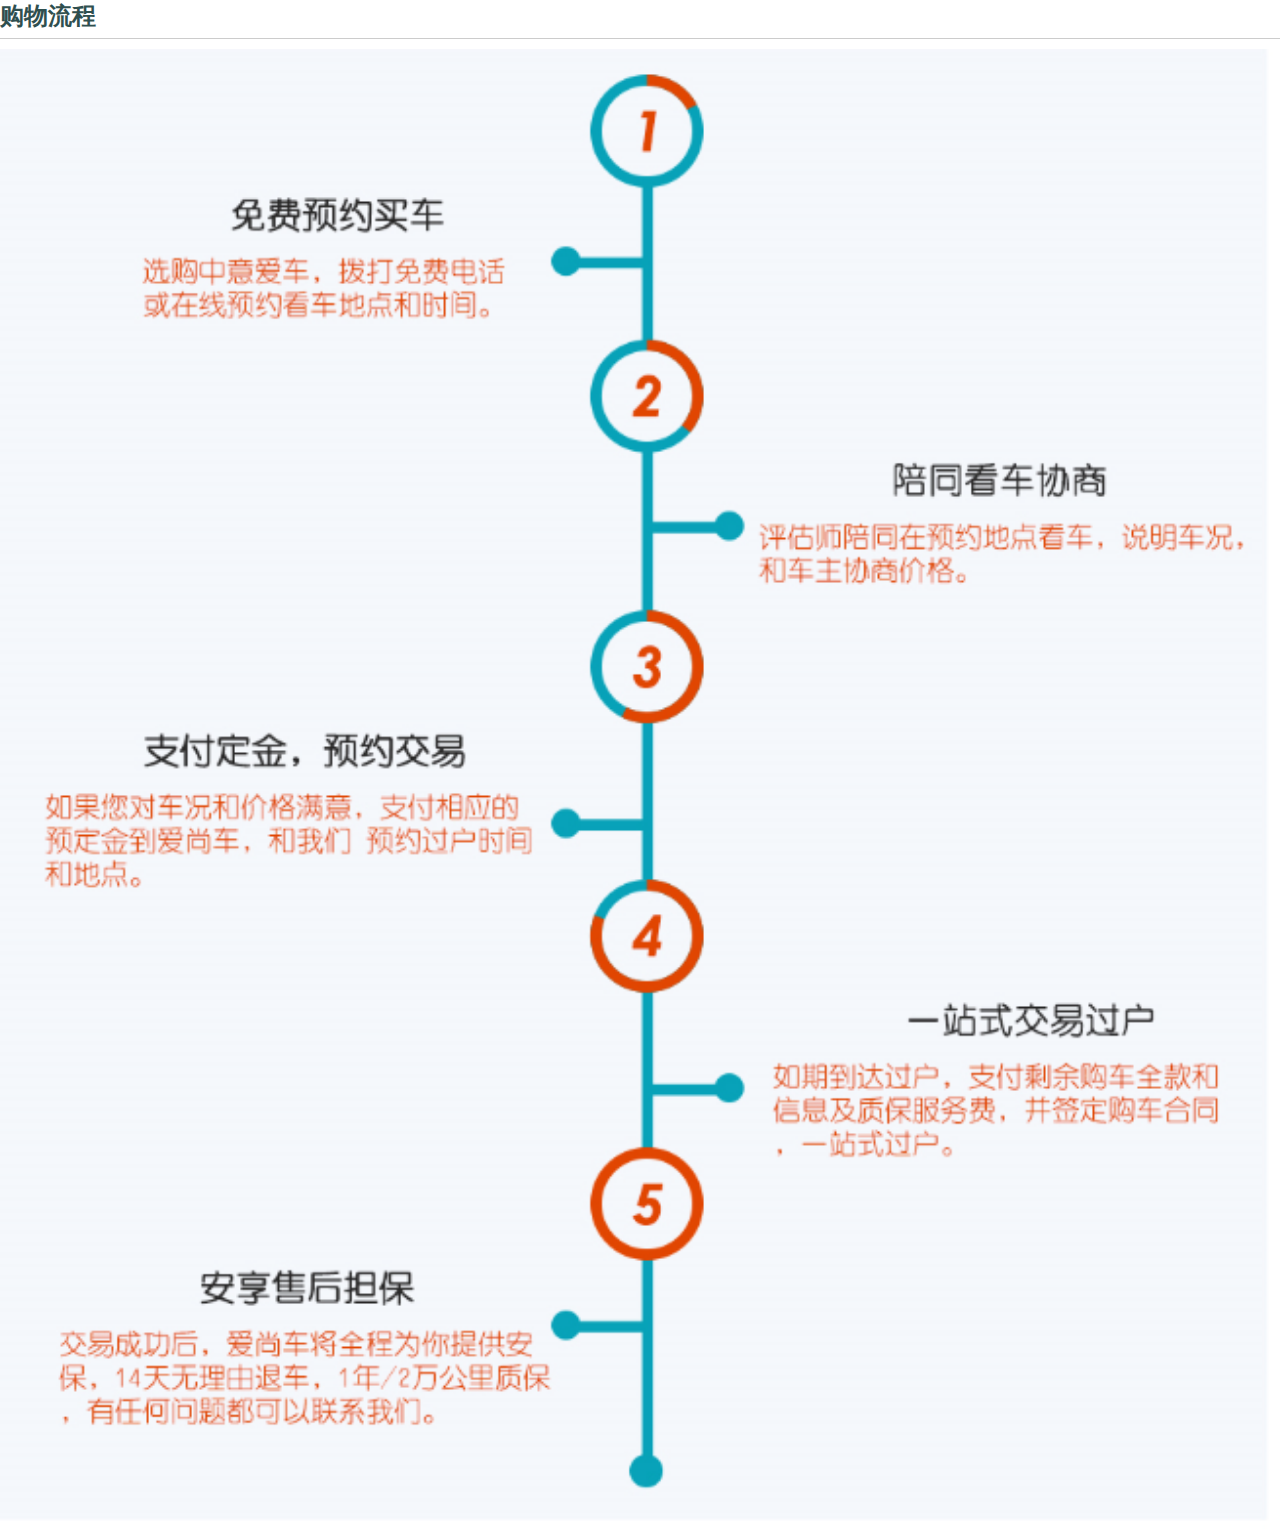
<file: shopping-progress.html>
<!DOCTYPE html>
<html>
	<head>
		<meta charset="UTF-8">
		<title></title>
		<link rel="stylesheet" href="css/base.css" />
		<link rel="stylesheet" href="css/common.css" />
		<link rel="stylesheet" type="text/css" href="css/site-category.css"/>
	</head>
	<body>
		<h2 class="newsMarket-title">购物流程</h2>
		<div class="newsMarket-list text-center">
			<img class="img-responsive" width="100%" src="images/shopping-process.png" />
		</div>
	</body>
</html>
</file>
<file: css/base.css>
/*定义通用样式*/
*{
	margin: 0px;
	padding: 0px;
}
body{
	font-size: 12px;
	font-family: "微软雅黑";
	color: darkslategray;
}
ul,li{
	list-style: none;
}
a{
	color: darkslategray;
	outline: none;
	-moz-outline-style: none;
	text-decoration: none;
	transition: color 0.2s;
}
a:hover{
	color: #FF6600;
}
a:focus{outline:none; -moz-outline-style: none;}
.on{
	display: block;
}
.off{
	display: none;
}
img{vertical-align:top;border:0;}
i[class *= 'fa']{margin-right: 4px;}
.text-line-through{text-decoration: line-through;}
.text-big{font-size: 32px;}
.text-indent-2{text-indent: 2em;}
.red{color: #E31939;}
.theme-color{color:#FF6600}
.bg-yellow-color{background-color: #FF6600;}
.font-yellow-color{color: #FF6600;}
.bold{font-weight: bold;}
.padding-tb-10{padding: 10px 0px;}
.padding-lr-10{padding: 0 10px;}
.padding-0{padding: 0;}
.padding-10{padding: 10px;}
.margin-top-10{margin-top: 10px;}
.margin-right-10{margin-right: 10px;}
.margin-left-10{margin-left: 10px;}
.margin-top-16{margin-top: 16px;}
.margin-left-16{margin-left: 16px;}
.margin-right-16{margin-right: 16px;}
.margin-top-22{margin-top: 22px;}
.margin-left-22{margin-left: 22px;}
.margin-bottom-10{margin-bottom: 10px;}
.btn-site{background-color: #EB5350 !important; color:white}
.div-center{margin: 0 auto;}
.text-overflow-ellipsis{white-space:nowrap;text-overflow:ellipsis; -o-text-overflow:ellipsis;overflow: hidden;}
em{font-weight: normal;font-style: normal; padding: 0 8px; color: #838282;}
.border-ccc{border: 1px solid #ccc;}
</file>
<file: css/common.css>
/*页面公共样式*/
.site-container{width: 1200px;margin: 0 auto;}


/*顶部*/
.site-top{width: 100%;height: 32px;line-height: 32px;background: #f5f6f6;border-bottom: 1px solid #d5d5d5;}
.site-top a:hover{text-decoration: underline;}
.site-top-login{color: #f08300;}
.site-top-right{height: 20px;}
.site-top-right>ul>li{width: auto; display: inline-block;}
.site-top-right>ul>li>a{padding: 0 6px;}
.help-center{position: relative;}
.app-web{position: relative;}
.site-top-right li>dl{display: none;background: white;position: absolute; border: 1px solid #d5d5d5; border-top: none; min-width: 8rem;  z-index: 100; left: -6px;}
.site-top-right li>dl>dd{line-height: 24px;}
.help-center:hover .help-center-menu{display: block;}
.app-web-menu{ padding:10px;}
.app-web:hover .app-web-menu{display: block;}
/*头部及搜索*/
.head-container{max-height: 100px; padding: 20px 0; }
.log{height: auto; height: 80px; padding-top: 10px; width: 400px;}
.search{z-index: 1; width: 500px;}
.search form{padding: 0;padding-top: 20px;}
.search-keywords{width: 340px;height: 32px; line-height: 32px; overflow: hidden; color: #909090; padding-left: 6px;
				border: 2px solid #E31939; }
.search-submit{width: 76px; text-align: center; line-height: 32px; background: #E31939; height: 32px; border: 0; color: white; }
.search p{margin-top: 6px; display: inline-block;}
.head-right{width: 300px;text-align: right; padding-top: 20px;}
.head-right>div{position: relative; display: inline-block; margin-left: 10px;text-align: center; width: 100px; height: 36px; border: 1px solid #D5D5D5; line-height: 36px; background-color: #F5F6F6;}
.head-right>div>a{display: inline-block; width: 100%; height: 34px; line-height: 34px;}
.head-right>div:hover .shop-car-ul{display: block;}
.shop-car-ul{position: absolute; width: 280px;  border: 1px solid #D5D5D5; right: -1px; background: white;
 z-index: 100; top: 34px; box-shadow: 0px 0px 4px #C0C0C0; display: none; transition: all 0.5s;}
.shop-car-ul li{height: 44px; padding: 2px 0px;  width: 96%; border-bottom: 1px solid #D5D5D5; margin: 0 auto; line-height: 38px;}
.shop-car-ul li:last-child{border: none;}
.shop-car-ul li a{display: inline-block; width: 100%; height: 44px; }
.shop-car-title{line-height: 40px; overflow: hidden; white-space:nowrap; text-overflow:ellipsis; -o-text-overflow:ellipsis; max-height: 44px; text-align: left;}
.shop-car-pay{padding: 0; margin: 0; text-align: right; padding-right: 5px;}
/*导航*/
.site-nav{height: 40px; width: 100%; margin-top: 10px;box-shadow: 0px 0px 6px #999; font-size: 16px; text-align: center; border-bottom: 2px solid #FF6600;}
.nav-list-ul a{display: inline-block; width: 100px; height: 40px; line-height: 40px; position: relative; transition: all 0.5s;}
.nav-active{background:#FF6600; color: white;}
.nav-list-ul a:hover{background: #FF6600; text-decoration: none; color: white;}
.nav-list-ul a img{position: absolute;}

/*位置*/
.site-location{margin: 10px 0px;}

/*专属服务*/
.site-service{margin-bottom: 20px;}
.service{height: 180px; width: 180px; border: 1px solid #D5D5D5; margin: 0 auto; border-radius: 50%;padding-top:12px; cursor: pointer; transition:all 0.5s;}
.service:hover{border: 1px solid #E31939;}
.serice-img{ width: 60px; height: 52px;  margin: 0 auto; display: block; text-align: center;}
.serice-img i{font-size: 60px;}
.service p{width: 140px;margin: 0 auto;}
.service h4{transition: all 0.5s;}
.service:hover h4{color: #e31939;}
/*侧飘*/
.floatfile{position: absolute; width: 60px; height: 320px; right: 20px;z-index: 9999;  background: rgba(0,0,0,0.25); box-shadow: 0px 0px 4px rgba(0,0,0,0.4);}
.floatfile a{display: block; width: 100%; height:80px; color: white; text-align: center; transition: all 0.5s; position: relative;}
.floatfile a:hover{text-decoration: none; color: #FF6600; background: rgba(0,0,0,0.6);}
.floatfile a span{display: block; width: 100%; height: 60px; line-height: 60px ; font-size: 32px;}
.free-phone{position: absolute; width: 200px; height: 80px; right: 60px; top: 0; background: rgba(0,0,0,0.6); padding: 4px 8px; display: none; transition: all 0.5s;}
.free-phone input{margin-top: 4px;}
.floatfile a:hover .free-phone{display: block;}

/*网页底部*/
.site-footer{ background: transparent url(../images/goods_block.gif) repeat; min-height: 280px; border-top: 2px solid #e31939; box-shadow: 0 0 4px #999;}
.footer{border-bottom: 1px solid #ADADAD; height: 190px;}
.footer li{display: block; padding: 0; padding-top: 20px; }
.footer li a:hover{text-decoration: underline;}
.footer li>div{width: 100%;  text-align: left; border-right: 1px solid #ADADAD;height: 146px;}
.footer li:last-child>div{border: none;}
.footer-about>div{width: 120px; margin: 0 auto; }
.footer li>div h3{font-size: 16px; font-weight: bold; margin: 0; padding: 10px 0px;}
.footer-contact>div{ width: 100%; padding-left: 20px;}
.footer-weixin{padding-right: 10px;}
.footer-weixin h4{font-size: 14px;}

/*页面*/
.site-pagination{margin: 0 auto !important; text-align: center; }
.site-pagination li a{color: black;}
.site-pagination li a:hover{border: 1px solid #FA731A;}
.site-pagination li.active a{background: #FA731A !important; border: 1px solid #FA731A;}
.site-pagination li.active a:hover{border: 1px solid #FA731A;}
</file>
<file: css/site-index.css>
/*轮播*/
.flexslider {margin: 0px auto 20px;position: relative;width: 100%;height: 482px;overflow: hidden;zoom: 1;}
.flexslider .slides li {width: 100%;height: 100%;}
.flex-direction-nav a {width: 70px;height: 70px;line-height: 99em;overflow: hidden;margin: -35px 30px 0;display: block;background:transparent url(../images/ad_ctr.png) left top;
	position: absolute;top: 50%;z-index: 100;cursor: pointer;opacity: 0;filter: alpha(opacity=0);-webkit-transition: all .3s ease;border-radius: 35px;}
.flex-direction-nav .flex-next {background-position: 0 -70px;right: 0;}
.flex-direction-nav .flex-prev {left: 0;}
.flexslider:hover .flex-next {opacity: 0.8;filter: alpha(opacity=25);}
.flexslider:hover .flex-prev {opacity: 0.8;filter: alpha(opacity=25);}
.flexslider:hover .flex-next:hover,
.flexslider:hover .flex-prev:hover {opacity: 1;filter: alpha(opacity=50);}
.flex-control-nav {width: 100%;position: absolute;bottom: 10px;text-align: center;}
.flex-control-nav li {margin: 0 2px;display: inline-block;zoom: 1;*display: inline;}
.flex-control-paging li a {background: url(../images/dot.png) no-repeat 0 -16px;display: block;height: 16px;overflow: hidden;text-indent: -99em;width: 16px;cursor: pointer;}
.flex-control-paging li a.flex-active,.flex-control-paging li.active a {background-position: 0 0;}
.flexslider .slides a img {width: 100%;height: 482px;display: block;}
/*限时特价*/
.sale{margin-bottom: 40px;}
.sale-right{min-height: 316px; padding-left: 20px; }
.sale-left{min-height: 316px; }
.sale-ad a{display: block;}
.notice{position: relative;border: 1px solid #D5D5D5;width: 100%; height: 196px; border-top: none;}
.notice-head{display: block; cursor: pointer; font-weight: normal;width: 50%; text-align: center; transition: all 0.3s;height: 32px; background: #F6F6F6; line-height: 32px; border:1px solid #D5D5D5; border-left: none;
			float:left}
#notice-head-1{border-right: none !important;}
.notice-head-active{background: white !important;font-weight: bold !important; font-size: 14px; border-top: 2px solid #E31939 !important; border-bottom: none !important;}
.notice-body{position: absolute; top: 32px;padding:10px 20px; width: 100%;}
.notice-content-info a{display: inline-block; width: 100%;height: 30px; line-height: 30px;}
.notice-content-info a:hover{text-decoration: underline;}
#notice-body-1{text-align: right;}
#notice-body-1 input{ width: 100%; display: inline-block;margin: 10px 0px;}
#notice-body-1 button{margin: 10px 0px;}
#notice-body-1 p{margin: 10px 0px;}
#notice-body-1 p a{color: #E31939;}
#notice-body-1 p a:hover{ color: #f08300; ;text-decoration: underline;}
.page-list-header{position: relative;width: 100%; border-bottom: 2px solid #EB5350; font-size: 20px; height: 40px; line-height: 40px; margin: 0; padding: 0;}
.show-more{position: absolute; right: 0; top: 0;}
.show-more a{display:inline-block;font-size: 14px; color: #CD2E2E; position: relative; padding-right: 14px;height: 22px; line-height: 22px;}
.show-more a span{display: inline-block; width: 14px; height: 14px;  position: absolute; 
right:0px; top: 5px;background: url(../images/bg7.png) -258px -175px;}
.sale-list{}
.sale-list li{height: 256px; padding: 0; margin-top: 16px;}
.sale-list li dl{width: 100%;}
.sale-list li dl dd{width: 100%; text-align: center;}
.sale-shop-img{display: block; width: 216px ; height: 206px; position: relative;-webkit-transition:all 0.5s; transition: all 0.5s;
-moz-transition:all 0.5s;-o-transition:all 0.5s;margin: 0 auto;}
.sale-shop-img span{display: block; position: absolute; top: 6px; right: 6px; width: 46px; height: 44px;
background: transparent url(../images/tag_new.png) no-repeat; color: white; padding-top: 2px;}
.sale-shop-img span strong{font-size: 16px;}
.sale-shop-img:hover{transform: scale(1.04); box-shadow: 0px 0px 5px #ccc;}
.sale-shop-img:hover .sale-shop-time{background-color: #E31939;}
.sale-shop-time{position: absolute; bottom: 2px; left: 0; transition: all 0.5s;width: 100%; height: 28px; line-height: 28px;background-color: rgba(0,0,0, 0.6); color: white;}
.sale-list li dl dd p{width: 200px; margin: 0 auto;}
.sale-shop-title{height: 24px; line-height: 24px;width: 100%;white-space:nowrap;text-overflow:ellipsis; -o-text-overflow:ellipsis;overflow: hidden;display: block; margin-top: 10px;}
/*人气推荐（延用了限时特价销售的样式，这里只是补充了一些样式）*/
.recommend_img_width{width: 270px !important; }
/*案例效果*/
.product{margin-bottom: 40px; }
.product-md a{display: block;position: relative; color: white; transition: all 0.5s; overflow: hidden;}
.product-md a p{position: absolute; bottom: 0; left: 0; width: 100%;  height: 32px; margin: 0; line-height: 32px; background-color: rgba(0, 0, 0, 0.6);
transition: all 0.5s;}
.product-md a p span{display: block; width: 80%; margin: 0 auto;}
.product-md a:hover{transform: scale(1.04);}
.product-md a:hover p{background-color: #FF6600; font-size: 14px;}
.product-md a:hover img{transition: all 0.5s;}
.product-md a:hover img{transform: scale(1.1);}
/*新品发布/新闻中心*/
.news{margin-bottom: 40px;}
.new-product{border: 1px solid #D5D5D5;height: 320px; position: relative; overflow: hidden;}
.new-message{border: 1px solid #D5D5D5;height: 320px; position: relative; overflow: hidden; border-left: none;}
.new-product h4,.new-message h4{border-bottom: 1px solid #D5D5D5; width: 100%;height: 3.6rem; font-size: 14px; padding-left: 16px;background-color: #f3f3f3; margin: 0;
 line-height: 3.6rem; padding: 0;}
 .new-product h4 strong,.new-message h4 strong{display: block; cursor: pointer; font-weight: normal;width: 10rem; text-align: center; border-right: 1px solid #D5D5D5;
  background: white;}
.new-product-list{position: absolute; left: 0px; top: 42px; width: 10000px; height: 300px;}
.new-product-list li{width: 584px; display: block;  float: left;}
.new-product-list li>div{ margin: 10px 0px; padding: 0; }
.new-product-list li>div a{display: block; margin: 0 auto; width: 180px; transition: all 0.5s;}
.new-product-list li>div p{margin: 2px auto; width: 90%;}
.new-product-list li>div a:hover{transform:scale(1.06) ;}
/*-----新品发布右边部分*/
.new-message-content{height: 280px; overflow: hidden; position: relative;}
.new-message-list{width: 100%;  height: 280px; position: absolute; top: 0px; left: 0;}
.new-message-list li{padding: 10px;}
.new-message-list li a{display: block;}
.new-message-list li a img{display: block;width: 60px; height: 50px;}
.new-message-title{line-height: 50px;}
.new-message-img{margin-left: 20px;}
.new-product-pre{position: absolute; width:22px; height: 50px; top: 40%; cursor:pointer; background: 
transparent url(../images/icon-direct.png) 0 -62px no-repeat;opacity: 0.6; transition: all 0.5s;}
.new-product-next{position: absolute; width: 22px; height: 50px;  top: 40%; cursor:pointer; right: 0;
background: transparent url(../images/icon-direct.png) -8px 0px no-repeat; opacity: 0.6;transition: all 0.5s;}
.new-product-pre:hover, .new-product-next:hover{opacity: 1;}
</file>
<file: css/site-category.css>
/*产品页样式---------------------------------------------------------------------------------------------------------------*/
/*筛选*/
.product-filter{border: 1px solid #CCCCCC; }
.product-filter li>div{min-height: 4rem; }
.product-filter li{background: transparent url(../images/goods_block.gif) repeat;}
.product-filter-category{text-align: center; padding: 10px 0px;}
.product-filter-option{padding: 0px 10px; background: white; }
.product-filter-option span{display: inline-block; width: 6rem; height: 2.6rem; text-align: center; line-height: 2.6rem;
cursor: pointer;margin: 6px 0px; transition: all 0.5s;}
.filter-active{background-color: #FF6600; border-radius: 2px; box-shadow: 0px 0px 4px rgba(0,0,0,0.25);  color: white;}
.product-filter-option span:hover{background-color: #D5D5D5; border-radius: 2px; box-shadow: 0px 0px 4px rgba(0,0,0,0.25);}
/*排序*/
.product-sort{height: 4.2rem; line-height: 4.2rem; background: #F5F5F5; border: 1px solid #CCCCCC;}
.product-sort p{display: inline-block; cursor: pointer; width: 6rem; height: 100%; position: relative; text-align: center;margin-right: 10px;
transition: all 0.5s;}
/*.product-sort p .sort-up{position: absolute; right: 0.8rem;top: 40%;}
.product-sort p .sort-down{position: absolute; right: 0.8rem;bottom:28%;}*/
.product-sort p div{display: inline-block;}
/*产品列表*/
.product-list li{height: 400px;  margin-top: 1rem; transition: all 0.5s;  padding: 1rem;}
.product-list li>a{display: block; position: relative;width: 100%; height: 100%; padding: 0.8rem;  transition: all 0.5s;border-radius: 0.6rem; border: 1px solid #D5D5D5;}
.product-list li>a:hover{text-decoration: none !important; color: inherit; box-shadow: 0px 0px 8px rgba(0,0,0,0.5);}
.product-list li>a:hover .product-info-pay span{display: inline-block}
.product-list li>a p{margin: 0;}
.product-info-img{width: 100%; height: 270px; margin: 0;  overflow: hidden; border-radius:4px ; position: relative;}
.product-info-img span{display: block; position: absolute; top: 6px; right: 6px; width: 46px; height: 44px;
background: transparent url(../images/tag_new.png) no-repeat; color: white; padding-top: 2px; text-align: center;}
.product-info-img span strong{font-size: 16px;}
.product-info-tile{width: 96%; margin: 0 auto; font-size: 14px; margin-top: 10px;}
.product-info-price strong, .product-info-price span{display: inline-block; width: 49%; text-align: center; line-height: 3rem; height: 3rem;}
.product-info-price strong{color: #FA731A; font-size: 16px;}
.product-info-pay{width: 100%;  line-height: 32px; padding: 0 10px; text-align: center; }
.product-info-pay span:hover{color: white;box-shadow: 0px 0px 8px rgba(0,0,0,0.5); transform: scale(1.05);}
.product-info-pay span{display: none;  width: 100px; text-align: center; margin-left: 10px; color: white;transition: all 0.5s;}
.product-info-paypal{background-color: #E31939;}
.product-info-collect{background-color: #838282;}



/*产品详情页样式---------------------------------------------------------------------------------------------------------------*/
.goods-show{border: 1px solid #CCCCCC; height: 47rem; }
/*商品图片展示*/
#preview{ float:none; margin:20px auto; text-align:center; width:400px; position: relative;}
.jqzoom{ width:350px; height:350px; position:relative;}
.zoomdiv{ left:0px; height:400px; width:400px;}
.list-h li{ float:left;}
#spec-n5{width:350px; height:56px; padding-top:6px; overflow:hidden;}
#spec-left{ background:url(images/left.gif) no-repeat; width:10px; height:45px; float:left; cursor:pointer; margin-top:5px;}
#spec-right{background:url(images/right.gif) no-repeat; width:10px; height:45px; float:left;cursor:pointer; margin-top:5px;}
#spec-list{ width:325px; float:left; overflow:hidden; margin-left:2px; display:inline;}
#spec-list ul li{ float:left; margin-right:0px; display:inline; width:62px;}
#spec-list ul li img{ padding:2px ; border:1px solid #ccc; width:50px; height:50px;}

.jqzoom{position:relative;padding:0;}
.zoomdiv{z-index:100;position:absolute;top:0px;left:0px;width:400px;height:400px;background:url(i/loading.gif) #fff no-repeat center center;border:1px solid #e4e4e4;display:none;text-align:center;overflow: hidden;}
.bigimg{width:800px;height:800px;}
.jqZoomPup{z-index:10;visibility:hidden;position:absolute;top:0px;left:0px;width:50px;height:50px;border:1px solid #aaa;background:#FEDE4F 50% top no-repeat;opacity:0.5;-moz-opacity:0.5;-khtml-opacity:0.5;filter:alpha(Opacity=50);cursor:move;}
#spec-list{ position:relative; width:322px; margin-right:6px;}
#spec-list div{ margin-top:0;margin-left:-30px; *margin-left:0;}
/*购买商品*/
.goods-show-buy{margin-top: 20px;height: 41rem; background-color: #F6F6F6; border-radius: 4px; 
box-shadow: 0px 0px 4px rgba(0,0,0,0.25);}
.goods-price{background-color: #FDBC70; line-height: 32px;padding: 10px 20px; font-size: 16px; color: #E31939; }
.goods-show-buy>div{margin-bottom: 10px;}
.goods-show-buy>div label{line-height: 24px;}
.goods-show-buy>div>div{line-height: 24px;}
.goods-show-buy h3{max-height: 56px; overflow: hidden;}
.goods-model{max-height: 56px; }
.goods-model li{display: inline-block; cursor: pointer; border: 1px solid #CCCCCC; transition: border 0.5s; width: 60px; height: 60px;
padding: 6px;}
.goods-model .active{border: 1px solid #E31939; background: transparent url(../images/pro_detail_selected.png) no-repeat right top;}
.goods-count input, .goods-count button{display: inline-block; }
.goods-count button{margin-top: -2px;}
#goods-count{width: 8rem;}
.goods-buy button{margin-left: 30px;  padding:10px 20px;}
/*产品详情*/
#goodsDetail{}
#goodsDetail img{max-width: 100%;}
/*产品参数*/
.goodsinfo{margin: 20px 0px;}
#goodsTabContent{border: 1px solid #CCCCCC; border-top: none; padding: 10px;}
#goodsParameter table td, #goodsParameter table th{text-align: center !important;}
#goodsParameter table td{line-height: 60px;}
.goods-parameter-img-head{line-height: 60px !important;}
.goods-parameter-img-td img{height: 60px; margin: 0 auto;}
.goods-parameter-head1{background: rgba(0,0,0, 0.35);}
.goods-parameter-head2{background: rgba(0,0,0,0.25);}
/*客户评论*/
#goodsComment div[class*=panel-body] strong{font-size: 66px; line-height: 110px; color: #FF6600;}
#goodsComment i[class="fa fa-star"]{color: #FF6600;}
.goods-comment-list li{border-bottom: 1px solid #CCCCCC; margin-bottom: 10px;}
.goods-comment-progress div[class*="progress"]{height: 16px;}
.goods-comment-progress div[class*="progress-bar"]{height: 16px;}
.goods-comment-avatar span{height: 70px; width: 70px;margin: 0 auto; border: 1px solid #CCCCCC;display: block;}
.goods-comment-phrase li{display:inline-block; min-width: 60px; height: 32px; margin-top: 8px; background: #F3F3F3; text-align: center;cursor: pointer; 
line-height: 32px; transition: all 0.5s; padding: 0 4px;}
.goods-comment-phrase li:hover{background:#FF6600;border-radius: 4px; color: white;}
.goods-comment-content img{max-height: 100px; max-width: 100px;}
/*左侧推荐商品*/
.goods-recommend-list li{margin-bottom: 10px;}
.goods-recommend-list li a{display: block; width: 80%; margin: 0 auto; text-align: center; border: 1px solid #CCCCCC; transition: all 0.5s;}
.goods-recommend-list li a p{margin: 6px;}
.goods-recommend-list li a:hover{text-decoration: none; box-shadow: 0px 0px 4px rgba(0,0,0,0.25); transform: scale(1.06);}
.goods-recommend-list-img{height: 120px; width: 120px;margin: 0 auto !important;}
.goods-recommend-list-img img{height: 120px; width: 120px;}




/*案例效果---------------------------------------------------------------------------------------------------------------*/
/*筛选*/
.case-filter{border: 1px solid #CCCCCC; }
.case-filter li>div{min-height: 4rem; }
.case-filter li{background: transparent url(../images/goods_block.gif) repeat;}
.case-filter-category{text-align: center; padding: 10px 0px;}
.case-filter-option{padding: 0px 10px; background: white; }
.case-filter-option span{display: inline-block; width: 6rem; height: 2.6rem; text-align: center; line-height: 2.6rem;
cursor: pointer;margin: 6px 0px; transition: all 0.5s;}
.filter-active{background-color: #FF6600; border-radius: 2px; box-shadow: 0px 0px 4px rgba(0,0,0,0.25); color: white;}
.case-filter-option span:hover{background-color: #D5D5D5; border-radius: 2px; box-shadow: 0px 0px 4px rgba(0,0,0,0.25);}
/*排序*/
.case-sort{height: 4.2rem; line-height: 4.2rem; background: #F5F5F5; border: 1px solid #CCCCCC;}
.case-sort p{display: inline-block; cursor: pointer; width: 6rem; height: 100%; position: relative; text-align: center;margin-right: 10px;
transition: all 0.5s;}
/*案例列表*/
.case-list{padding: 0; width: 1240px;}
.case-list li{width: 286px; height: 362px;margin: 20px 15px 0px 0px; border: 1px solid #CCCCCC; display: inline-block; vertical-align: top;}
.case-list li a{display: block; transition: all 0.5s;}
.case-list li a:hover{text-decoration: none; background: #FA731A; color: white;}
.case-list li a img{height: 300px; width: 284px;}
.case-list li a .title{padding: 10px; display: block; }
.case-list li a .title p{line-height: 20px; margin: 0;}
#case-page{margin: 0 auto !important; text-align: center;}
#case-page .active a{background: #FA731A !important; border: 1px solid #FA731A;}





/*案例效果详情样式 -------------------------------------------------------------------------------------------------------*/
/*左侧效果展示图*/
.site-caseDetail{margin-bottom: 20px;}
.case-bg-img{height: 600px;margin: 0; padding: 0; cursor: pointer;}
.case-bg-img img{height: 600px; width: 100%; }
.case-sm-img{height: 100px; margin: 0; padding: 0; position: relative; background: #F6F6F6; margin-top: 10px;}
.case-sm-img a{position: absolute; top: 0; display: block; width: 120px; height: 100px;transition: all 0.5s;line-height: 90px; text-align: center; font-size: 60px;}
.case-sm-img .pre{left: 0;}
.case-sm-img .next{right: 0;}
.case-detail-listContent{position: relative;margin-left: 120px; width: 660px; overflow: hidden; height: 100px;}
.case-detail-list{position: absolute; left: 0px; top: 0px;}
.case-detail-list li{display: inline-block; width: 128px; height: 100px; cursor: pointer;}
.case-detail-list li.active img{border: 2px solid #FF6600;}
.case-detail-list li img{width: 120px; height: 100px;}
/*右侧说明*/
.case-detail-intro{min-height: 600px; padding: 0 10px;}
.case-detail-label a{display: inline-block; padding: 4px 14px; background: #CCCCCC; margin-bottom: 10px; transition: all 0.5s;}
.case-detail-label a:hover{text-decoration: none; color: white; background: #EC971F;}
.design-contact-form input[type="submit"]{width: 246px;}


/*新闻中心样式 -------------------------------------------------------------------------------------------------------*/
.site-newsCenter{margin-bottom: 20px;}
/*左侧样式*/
.news-left{border-left: 4px solid #FF6600;}
.news-left-nav{background-color: #DAE2E2; box-shadow: 0px 0px 2px #ADADAD; margin-top: 2px;}
.news-left-nav:last-child{margin-bottom: 0;}
.news-left-nav h2, .news-left-nav li{line-height: 40px; border-bottom: 1px solid #f3f3f3;}
.news-left-nav li:last-child{border: none;}
.news-left-nav h2{margin: 0; font-size: 20px; padding-left: 10px; color: #ff6600; font-weight: bold;}
.news-left-nav li a{display: block; width: 100%; height: 40px; padding-left: 20px; position: relative;}
.news-left-nav li a i{position: absolute;width: 0;height: 0;border-top: 20px solid transparent;border-left: 16px solid #ff6600;border-bottom:20px solid transparent;
right: -16px; top: 0px; display: none;}
.news-left-nav li a:hover{text-decoration: none; color: white; background-color: #ff6600; width: 100%; }
.news-left-nav li.active a{text-decoration: none; color: white; background-color: #ff6600; width: 100%;}
.news-left-nav li.active a i{display: block;}
/*右侧侧内容样式*/
.news-right{padding-left: 24px;}
.news-content-iframe{width: 100%;}

/*最新行情/公司动态样式-------------------------------------------------------------------------------------------------------*/
.newsMarket-title{margin: 0; font-size: 24px; border-bottom: 1px solid #CCCCCC; padding-bottom: 6px; margin-bottom: 10px;}
.newsMarket-list{width: 100%; margin: 0; padding: 0;}
.newsMarket-list li{width: 100%; padding: 0;margin-bottom: 20px; height: 190px;  box-shadow: 0 0 4px #E3E3E3; padding: 10px; transition: all 0.5s;}
.newsMarket-list li:hover{background-color: #EEEEEE;}
.newsMarket-list-img{height: 170px;}
.newsMarket-list-img img{height: 170px; width: 100%;}
.newsMarket-list-content{padding-left: 10px;}
.newsMarket-list-title{margin-top: 6px;}
.newsMarket-list-text{max-height: 70px; overflow: hidden;text-indent: 2em;}
.newsMarket-list-info span{margin-right: 20px;}
.newsMarket-list-text a:hover{text-decoration: none;}
</file>
<file: css/site-account.css>
/*关于账户所有页面的css样式-----------------------*/
.site-login .site-container{min-height: 600px; position: relative; background: transparent url(../images/login-bg.jpg) no-repeat top; background-size: 1200px 600px;}
.login{width: 400px; position: absolute; right: 10%; top: 20%; padding-top: 0px; background: rgba(255,255,255, 0.8) !important; border: none !important;}
.login-form h3{border-bottom: 2px solid #CCCCCC; padding-bottom: 10px;}
.login-form .input-group{margin: 20px 0px;}
.login-form .input-group input[type="submit"]{display: block; width: 360px !important;}
</file>
